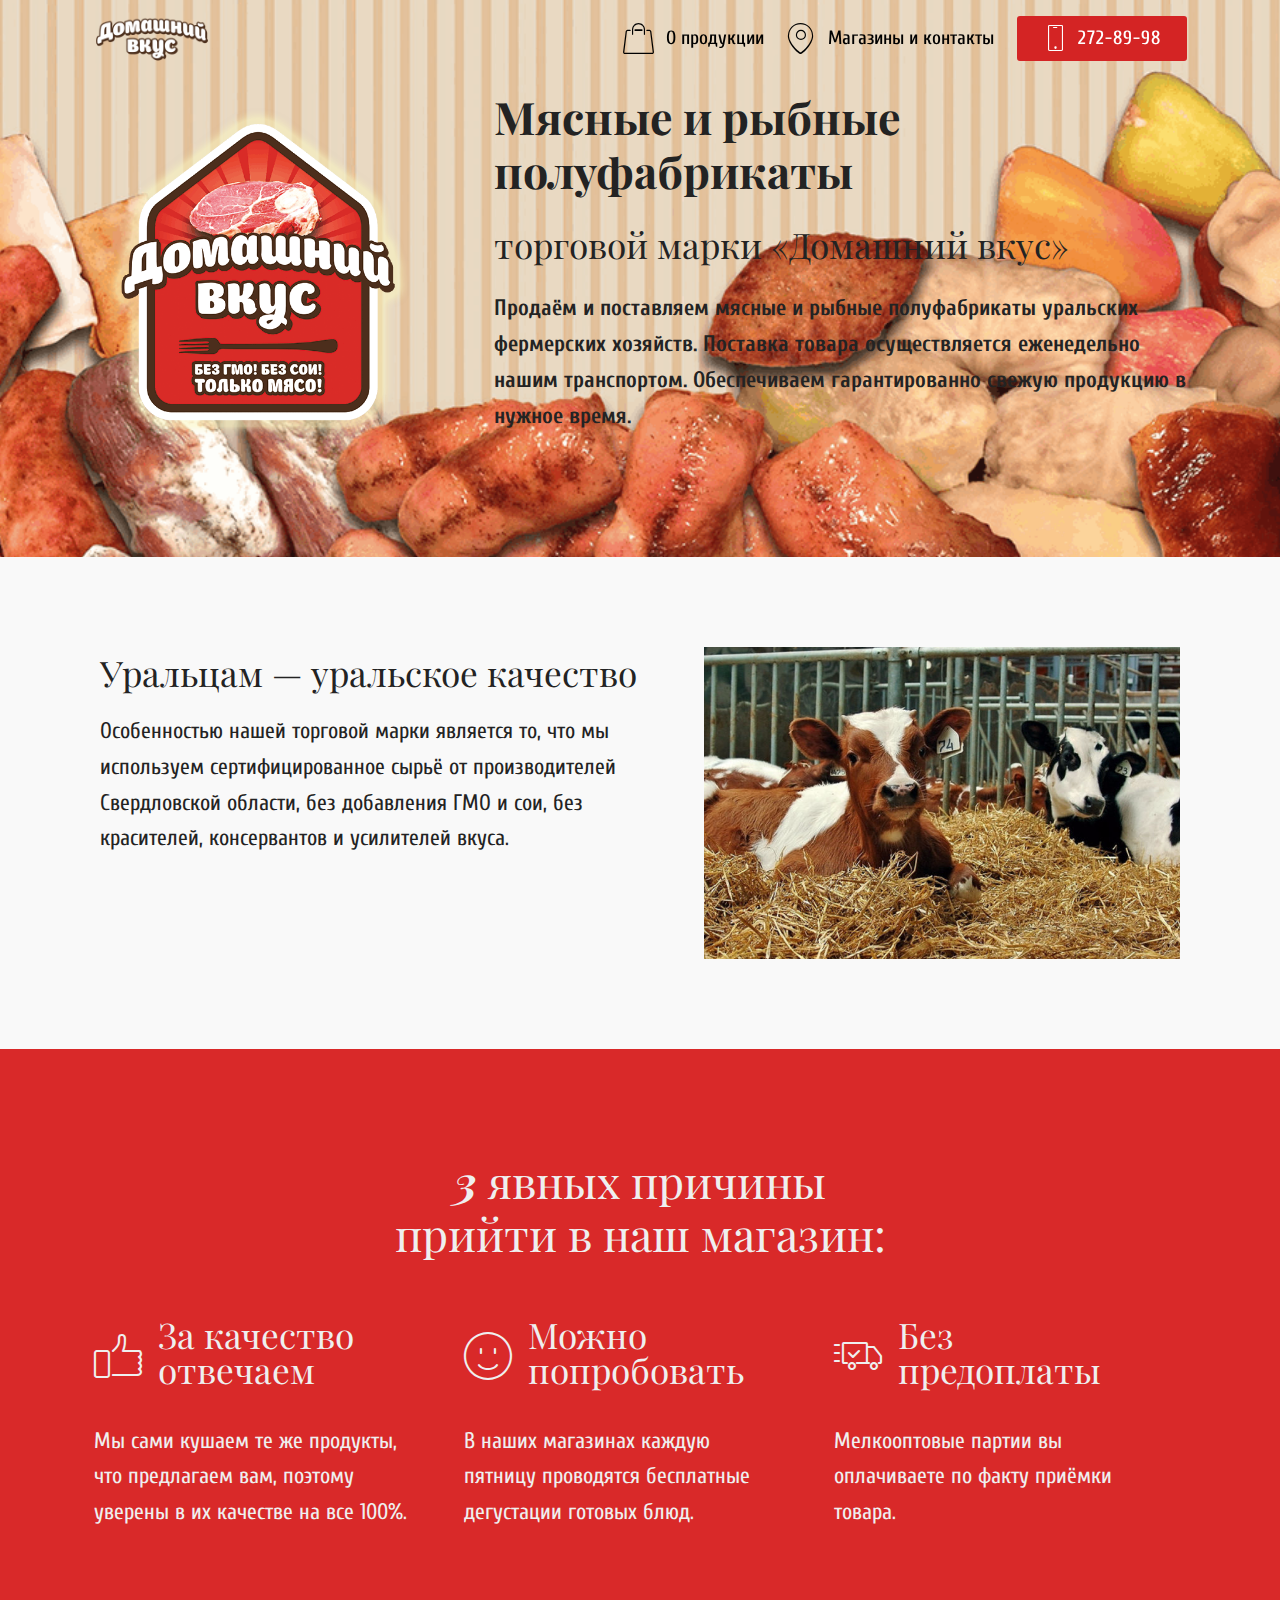
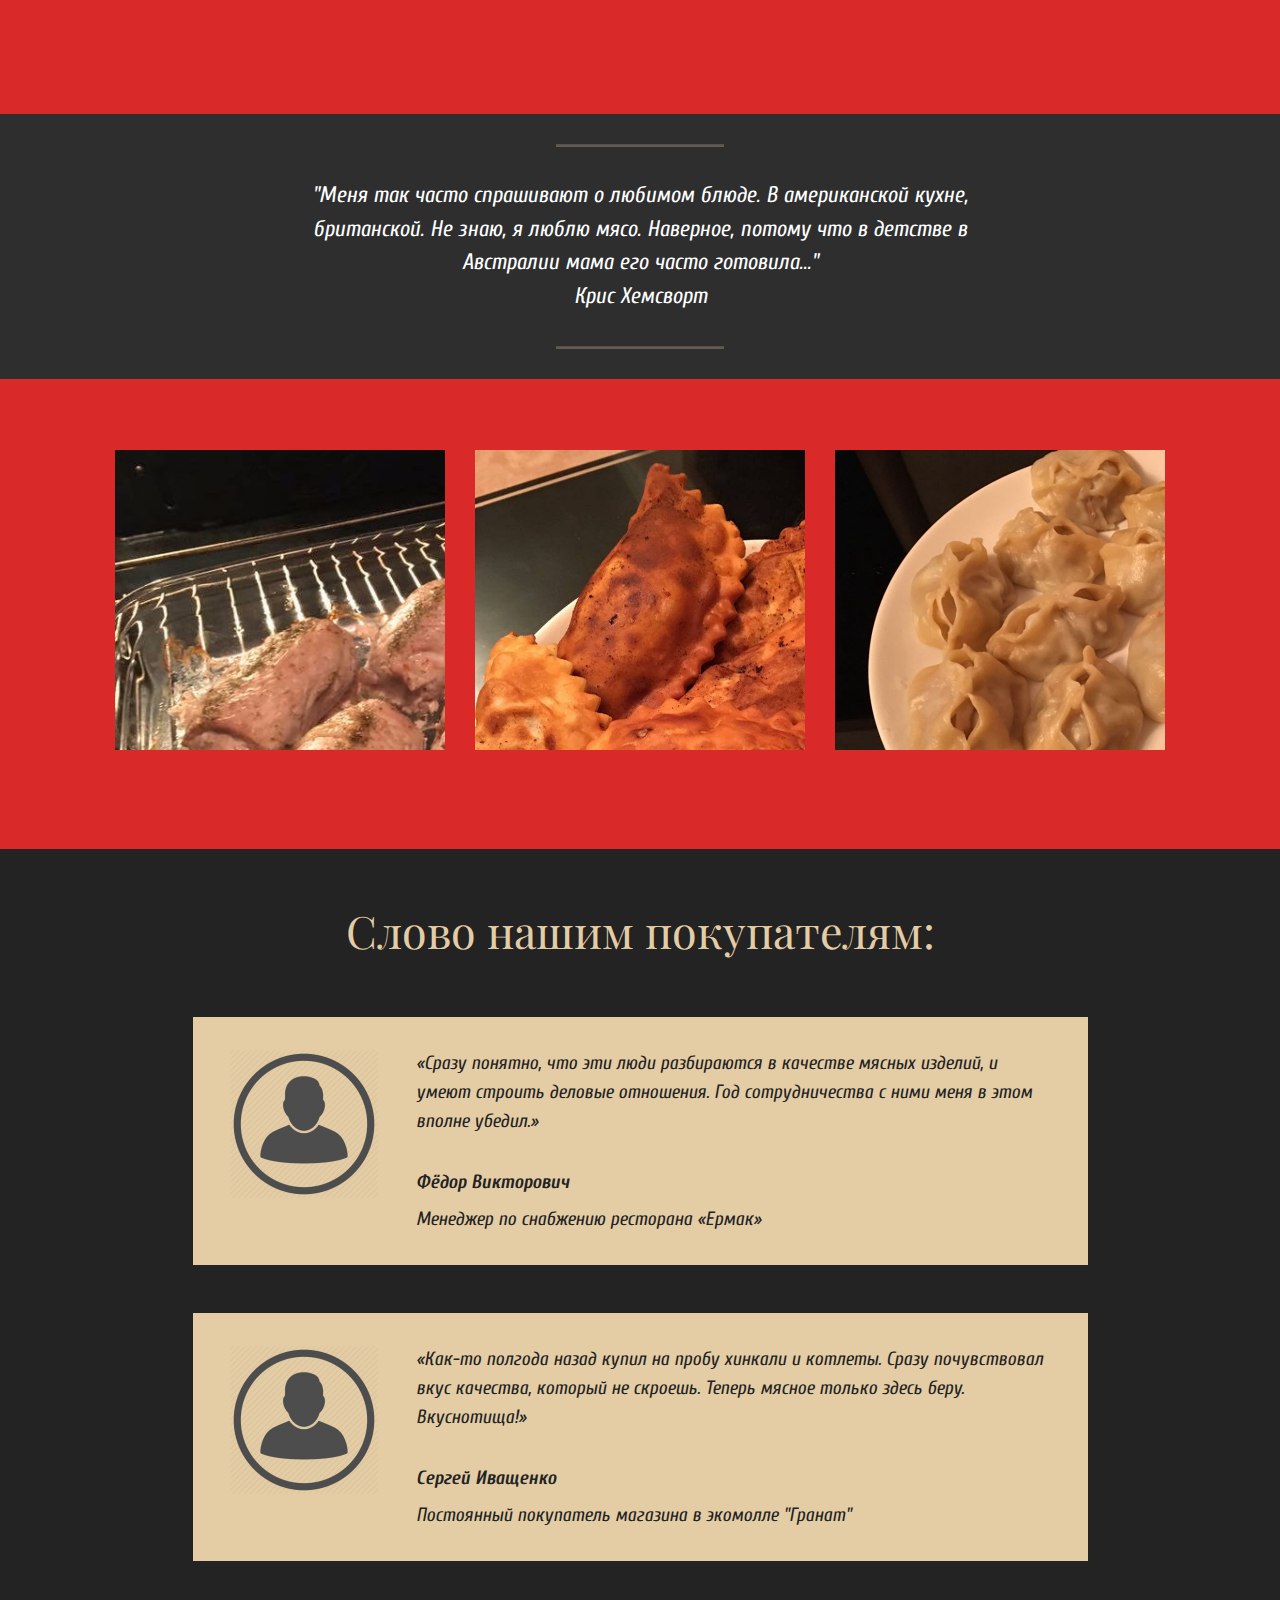
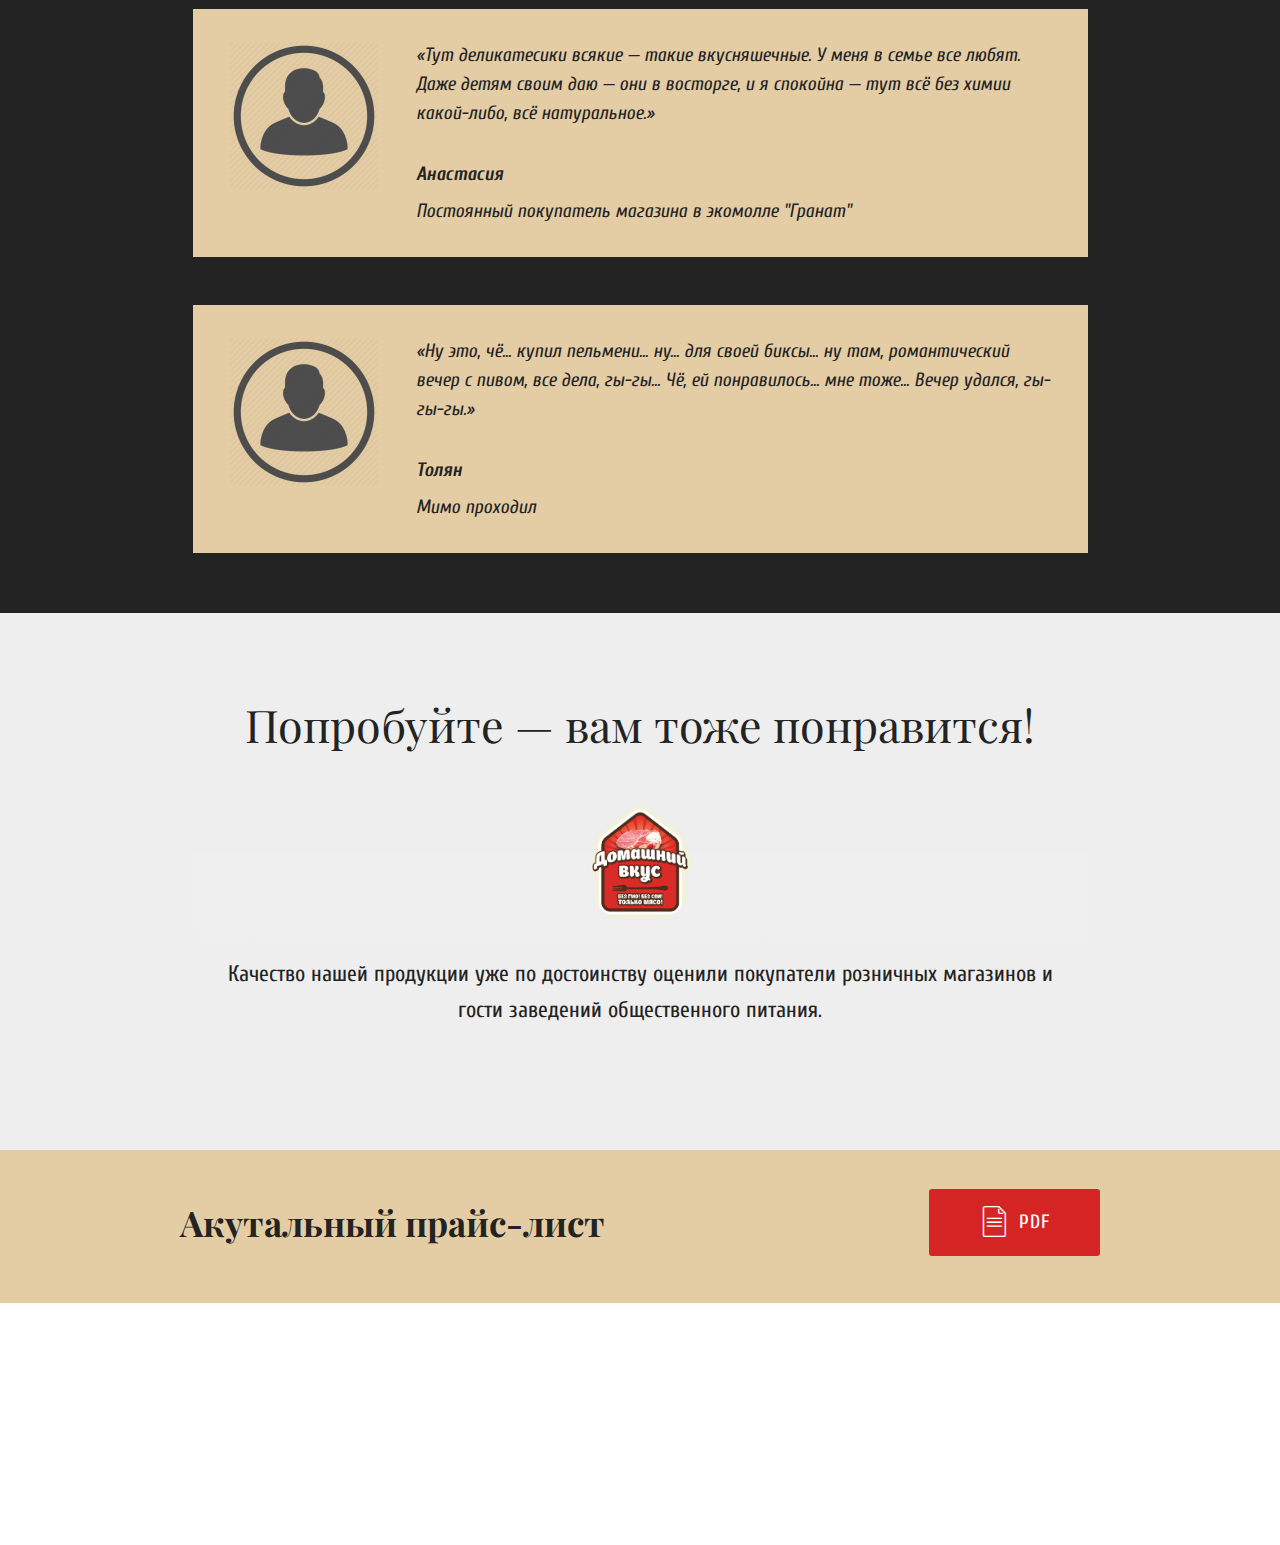
<file: index.html>
<!DOCTYPE html>
<html >
<head>
  <!-- Site made with Mobirise Website Builder v4.8.1, https://mobirise.com -->
  <meta charset="UTF-8">
  <meta http-equiv="X-UA-Compatible" content="IE=edge">
  <meta name="generator" content="Mobirise v4.8.1, mobirise.com">
  <meta name="viewport" content="width=device-width, initial-scale=1, minimum-scale=1">
  <link rel="shortcut icon" href="assets/images/128x159.png" type="image/x-icon">
  <meta name="description" content="Мясные и рыбные замороженные и готовые полуфабрикаты из сырья фермеских хозяйств Свердловской области без консервантов, без красителей, без усилителей вкуса, без ГМО и без сои.">
  <title>ООО "Домашний вкус"</title>
  <link rel="stylesheet" href="assets/web/assets/mobirise-icons/mobirise-icons.css">
  <link rel="stylesheet" href="assets/tether/tether.min.css">
  <link rel="stylesheet" href="assets/bootstrap/css/bootstrap.min.css">
  <link rel="stylesheet" href="assets/bootstrap/css/bootstrap-grid.min.css">
  <link rel="stylesheet" href="assets/bootstrap/css/bootstrap-reboot.min.css">
  <link rel="stylesheet" href="assets/socicon/css/styles.css">
  <link rel="stylesheet" href="assets/dropdown/css/style.css">
  <link rel="stylesheet" href="assets/theme/css/style.css">
  <link rel="stylesheet" href="assets/mobirise/css/mbr-additional.css" type="text/css">
  
  
  
</head>
<body>
  <section class="menu cid-qYqi6a8yOM" once="menu" id="menu2-3">

    

    <nav class="navbar navbar-expand beta-menu navbar-dropdown align-items-center navbar-fixed-top navbar-toggleable-sm bg-color transparent">
        <button class="navbar-toggler navbar-toggler-right" type="button" data-toggle="collapse" data-target="#navbarSupportedContent" aria-controls="navbarSupportedContent" aria-expanded="false" aria-label="Toggle navigation">
            <div class="hamburger">
                <span></span>
                <span></span>
                <span></span>
                <span></span>
            </div>
        </button>
        <div class="menu-logo">
            <div class="navbar-brand">
                <span class="navbar-logo">
                    
                        <img src="assets/images/-322x136.png" alt="Mobirise" title="" style="height: 3.8rem;">
                    
                </span>
                
            </div>
        </div>
        <div class="collapse navbar-collapse" id="navbarSupportedContent">
            <ul class="navbar-nav nav-dropdown" data-app-modern-menu="true"><li class="nav-item">
                    <a class="nav-link link text-black display-4" href="assortment.html"><span class="mbri-shopping-bag mbr-iconfont mbr-iconfont-btn"></span>
                        О продукции</a>
                </li>
                <li class="nav-item">
                    <a class="nav-link link text-black display-4" href="page2.html"><span class="mbri-pin mbr-iconfont mbr-iconfont-btn"></span>
                        Магазины и контакты</a>
                </li></ul>
            <div class="navbar-buttons mbr-section-btn"><a class="btn btn-sm btn-primary display-7" href="tel:+7-343-272-89-98">
                    <span class="btn-icon mbri-mobile mbr-iconfont mbr-iconfont-btn">
                    </span>
                    272-89-98</a></div>
        </div>
    </nav>
</section>

<section class="engine"><a href="https://mobiri.se/j">website templates</a></section><section class="header3 cid-qYyb3Iy5qJ" id="header3-a">

    

    

    <div class="container">
        <div class="media-container-row">
            <div class="mbr-figure" style="width: 55%;">
                <img src="assets/images/-586x628.png" alt="Mobirise" title="">
            </div>

            <div class="media-content">
                <h1 class="mbr-section-title mbr-white pb-3 mbr-fonts-style display-1"><strong>Мясные и рыбные полуфабрикаты</strong></h1>
                <h3 class="mbr-section-subtitle align-left mbr-white mbr-light pb-3 mbr-fonts-style display-2">торговой марки «Домашний вкус»&nbsp;</h3>
                <div class="mbr-section-text mbr-white pb-3 ">
                    <p class="mbr-text mbr-fonts-style display-5"><strong>Продаём и поставляем мясные и рыбные полуфабрикаты уральских фермерских хозяйств. Поставка товара осуществляется еженедельно нашим транспортом. Обеспечиваем гарантированно свежую продукцию в нужное время.</strong></p>
                </div>
                
            </div>
        </div>
    </div>

</section>

<section class="features11 cid-qYFpqceze7" id="features11-b">

    

    

    <div class="container">   
        <div class="col-md-12">
            <div class="media-container-row">
                <div class="mbr-figure" style="width: 50%;">
                    <img src="assets/images/74-952x624.jpg" alt="Mobirise" title="">
                </div>
                <div class=" align-left aside-content">
                    <h2 class="mbr-title pt-2 mbr-fonts-style display-2">Уральцам — уральское качество</h2>
                    <div class="mbr-section-text">
                        <p class="mbr-text mb-5 pt-3 mbr-light mbr-fonts-style display-5">
                        Особенностью нашей торговой марки является то, что мы используем сертифицированное сырьё от производителей Свердловской области, без добавления ГМО и сои, без красителей, консервантов и усилителей вкуса.
                        </p>
                    </div>

                    
                </div>
            </div>
        </div> 
    </div>          
</section>

<section class="features14 cid-qYwL7KUF0M" id="features14-9">
    
    

    
    <div class="container align-center">
        <h2 class="mbr-section-title pb-3 mbr-fonts-style display-1"><em><strong>3</strong></em>&nbsp;явных причины <br>прийти в наш магазин:</h2>
        
        <div class="media-container-column">
            <div class="row justify-content-center">
                <div class="card p-4 col-12 col-md-6 col-lg-4">
                    <div class="media pb-3">
                        <div class="card-img align-self-center">
                            <span class="mbr-iconfont mbri-like" style="color: rgb(239, 239, 239);"></span>
                        </div>
                        <div class="media-body">
                            <h4 class="card-title py-2 align-left mbr-fonts-style display-2">За качество отвечаем</h4>
                        </div>
                    </div>                
                    <div class="card-box align-left">
                        <p class="mbr-text mbr-fonts-style display-5">
                           Мы сами кушаем те же продукты, что предлагаем вам, поэтому уверены в их качестве на все 100%.
                        </p>
                    </div>
                </div>

                <div class="card p-4 col-12 col-md-6 col-lg-4">
                <div class="media pb-3">
                    <div class="card-img align-self-center">
                        <span class="mbr-iconfont mbri-smile-face" style="color: rgb(239, 239, 239);"></span>
                    </div>
                    <div class="media-body">
                        <h4 class="card-title py-2 align-left mbr-fonts-style display-2">Можно попробовать</h4>
                    </div>
                </div>
                    <div class="card-box align-left">
                        <p class="mbr-text mbr-fonts-style display-5">
                            В наших магазинах каждую пятницу проводятся бесплатные дегустации готовых блюд.
                        </p>
                    </div>
                </div>

                <div class="card p-4 col-12 col-md-6 col-lg-4">
                <div class="media pb-3">
                    <div class="card-img align-self-center">
                        <span class="mbr-iconfont mbri-delivery" style="color: rgb(239, 239, 239);"></span>
                    </div>
                    <div class="media-body">
                        <h4 class="card-title py-2 align-left mbr-fonts-style display-2">Без предоплаты</h4>
                    </div>
                </div>
                    <div class="card-box align-left">
                        <p class="mbr-text mbr-fonts-style display-5">
                           Мелкооптовые партии вы оплачиваете по факту приёмки товара.
                        </p>
                    </div>
                </div>

                
            </div>
            <div class="media-container-row image-row">
                <div class="mbr-figure" style="width: 10%;">
                    <img src="assets/images/empty-1.gif" alt="Mobirise" title="">
                </div>
            </div>
        </div>
    </div>
</section>

<section class="mbr-section article content10 cid-qZ1R8DAYn2" id="content10-p">
    
     

    <div class="container">
        <div class="inner-container" style="width: 66%;">
            <hr class="line" style="width: 23%;">
            <div class="section-text align-center mbr-white mbr-fonts-style display-5"><em>"Меня так часто спрашивают о любимом блюде. В американской кухне, британской. Не знаю, я люблю мясо. Наверное, потому что в детстве в Австралии мама его часто готовила..."
</em><div>
</div><div><em>Крис Хемсворт</em></div></div>
            <hr class="line" style="width: 23%;">
        </div>
    </div>
</section>

<section class="features15 cid-qYVOWEjOfD" id="features15-e">

    

    
    <div class="container">
        
        

        <div class="media-container-row container pt-5 mt-2">

            <div class="col-12 col-md-6 mb-4 col-lg-4">
                <div class="card flip-card p-5 align-center">
                    <div class="card-front card_cont">
                        <img src="assets/images/-640x854.jpg" alt="Mobirise" title="">
                    </div>
                    <div class="card_back card_cont">
                        
                        <p class="mbr-text mbr-fonts-style display-2">
                            Рулеты, котлеты, голубцы</p>
                    </div>
                </div>
            </div>

            <div class="col-12 col-md-6 mb-4 col-lg-4">
                
                <div class="card flip-card p-5 align-center">
                    <div class="card-front card_cont">
                        <img src="assets/images/-960x1280.jpg" alt="Mobirise" title="">
                    </div>
                    <div class="card_back card_cont">
                        
                        <p class="mbr-text mbr-fonts-style display-2">
                            Чебуреки, пирожки</p>
                    </div>
                </div>
            </div>
            
            <div class="col-12 col-md-6 mb-4 col-lg-4">
                <div class="card flip-card p-5 align-center">
                    <div class="card-front card_cont">
                        <img src="assets/images/-1200x900.jpg" alt="Mobirise" title="">
                    </div>
                    <div class="card_back card_cont">
                        
                        <p class="mbr-text mbr-fonts-style display-2">Хинкали, пельмени, вареники</p>
                    </div>
                </div> 
            </div>

            
        </div>
</div></section>

<section class="testimonials4 cid-qYIlpCrcWP" id="testimonials4-c">

  

  
  <div class="container">
    <h2 class="pb-3 mbr-fonts-style mbr-white align-center display-1">Слово нашим покупателям:</h2>
    
    <div class="col-md-10 testimonials-container"> 
      

      
    <div class="testimonials-item">
        <div class="user row">
          <div class="col-lg-3 col-md-4">
            <div class="user_image">
              <img src="assets/images/rounded-512-300x300.png" alt="" title="">
            </div>
          </div>
          <div class="testimonials-caption col-lg-9 col-md-8">
            <div class="user_text ">
              <p class="mbr-fonts-style  display-7"><em>«Сразу понятно, что эти люди разбираются в качестве мясных изделий, и умеют строить деловые отношения. Год сотрудничества с ними меня в этом вполне убедил.»</em></p>
            </div>
            <div class="user_name mbr-bold mbr-fonts-style align-left pt-3 display-7"><em>Фёдор Викторович</em></div>
            <div class="user_desk mbr-light mbr-fonts-style align-left pt-2 display-7"><em>Менеджер по снабжению ресторана «Ермак»&nbsp;</em></div>
          </div>
        </div>
      </div><div class="testimonials-item">
        <div class="user row">
          <div class="col-lg-3 col-md-4">
            <div class="user_image">
              <img src="assets/images/rounded-512-300x300.png" alt="" title="">
            </div>
          </div>
          <div class="testimonials-caption col-lg-9 col-md-8">
            <div class="user_text">
              <p class="mbr-fonts-style  display-7"><em>«Как-то полгода назад купил на пробу хинкали и котлеты. Сразу почувствовал вкус качества, который не скроешь. Теперь мясное только здесь беру. Вкуснотища!»</em></p>
            </div>
            <div class="user_name mbr-bold mbr-fonts-style align-left pt-3 display-7"><em>Сергей Иващенко</em></div>
            <div class="user_desk mbr-light mbr-fonts-style align-left pt-2 display-7"><em>Постоянный покупатель магазина в экомолле "Гранат"</em></div>
          </div>
        </div>
      </div><div class="testimonials-item">
        <div class="user row">
          <div class="col-lg-3 col-md-4">
            <div class="user_image">
              <img src="assets/images/rounded-512-300x300.png" alt="" title="">
            </div>
          </div>
          <div class="testimonials-caption col-lg-9 col-md-8">
            <div class="user_text">
              <p class="mbr-fonts-style  display-7"><em>«Тут деликатесики всякие — такие вкусняшечные. У меня в семье все любят. Даже детям своим даю — они в восторге, и я спокойна — тут всё без химии какой-либо, всё натуральное.»</em></p>
            </div>
            <div class="user_name mbr-bold mbr-fonts-style align-left pt-3 display-7"><em>
                 Анастасия
            </em></div>
            <div class="user_desk mbr-light mbr-fonts-style align-left pt-2 display-7"><em>Постоянный покупатель магазина в экомолле "Гранат"&nbsp;</em></div>
          </div>
        </div>
      </div><div class="testimonials-item">
        <div class="user row">
          <div class="col-lg-3 col-md-4">
            <div class="user_image">
              <img src="assets/images/rounded-512-300x300.png" alt="" title="">
            </div>
          </div>
          <div class="testimonials-caption col-lg-9 col-md-8">
            <div class="user_text">
              <p class="mbr-fonts-style  display-7"><em>«Ну это, чё... купил пельмени... ну... для своей биксы... ну там, романтический вечер с пивом, все дела, гы-гы... Чё, ей понравилось... мне тоже... Вечер удался, гы-гы-гы.»</em></p>
            </div>
            <div class="user_name mbr-bold mbr-fonts-style align-left pt-3 display-7"><em>
                 Толян
            </em></div>
            <div class="user_desk mbr-light mbr-fonts-style align-left pt-2 display-7"><em>Мимо проходил</em></div>
          </div>
        </div>
      </div></div>
  </div>
</section>

<section class="testimonials5 cid-qYKuTcqPCr mbr-parallax-background" id="testimonials5-d">

    

    
    <div class="container">
        <div class="media-container-row">
            <div class="title col-12 align-center">
                <h2 class="pb-3 mbr-fonts-style display-1">Попробуйте — вам тоже понравится!</h2>
                
            </div>
        </div>
    </div>

    <div class="container">
        <div class="media-container-column">
            

            
        <div class="mbr-testimonial align-center col-12 col-md-10">
                <div class="panel-item">
                    <div class="card-block">
                        <div class="testimonial-photo">
                            <img src="assets/images/-586x628.png" alt="" title="">
                        </div>
                        <p class="mbr-text mbr-fonts-style mbr-white display-5">
                           Качество нашей продукции уже по достоинству оценили покупатели розничных магазинов и гости заведений общественного питания. 
                        </p>
                    </div>
                    
                </div>
            </div></div>
    </div>   
</section>

<section class="mbr-section info1 cid-qYVSVememE" id="info1-i">

    

    
    <div class="container">
        <div class="row justify-content-center content-row">
            <div class="media-container-column title col-12 col-lg-7 col-md-6">
                
                <h2 class="align-left mbr-bold mbr-fonts-style display-2">
                    Акутальный прайс-лист</h2>
            </div>
            <div class="media-container-column col-12 col-lg-3 col-md-4">
                <div class="mbr-section-btn align-right py-4"><a class="btn btn-primary display-4" href="assets/files/%D0%BF%D1%80%D0%B0%D0%B9%D1%81%20%D1%80%D0%BE%D0%B7%D0%BD%D0%B8%D1%86%D0%B0.pdf"><span class="mbri-file mbr-iconfont mbr-iconfont-btn"></span>PDF</a></div>
            </div>
        </div>
    </div>
</section>

<section class="cid-qTkAaeaxX5 mbr-reveal" id="footer1-2">

    

    

    <div class="container">
        <div class="media-container-row content text-white">
            <div class="col-12 col-md-3">
                <div class="media-wrap">
                    
                        <img src="assets/images/122x131.png" alt="Mobirise" title="">
                    
                </div>
            </div>
            <div class="col-12 col-md-3 mbr-fonts-style display-7">
                <h5 class="pb-3">
                    Адрес</h5>
                <p class="mbr-text">г. Екатеринбург,
<br>ул. Амундсена 63.
<br>Экомолл "Гранат"</p>
            </div>
            <div class="col-12 col-md-3 mbr-fonts-style display-7">
                <h5 class="pb-3">Время работы&nbsp;</h5>
                <p class="mbr-text">Ежедневно
<br>с 10 до 22 ч<br></p>
            </div>
            <div class="col-12 col-md-3 mbr-fonts-style display-7">
                <h5 class="pb-3">
                    Телефоны</h5>
                <p class="mbr-text"><a href="tel:+7-343-272-89-98">8-343-272-89-98</a>
<br><a href="tel:+7-912-240-67-97 ">8-912-240-67-97&nbsp;</a><br></p>
            </div>
        </div>
        
    </div>
</section>


  <script src="assets/web/assets/jquery/jquery.min.js"></script>
  <script src="assets/popper/popper.min.js"></script>
  <script src="assets/tether/tether.min.js"></script>
  <script src="assets/bootstrap/js/bootstrap.min.js"></script>
  <script src="assets/smoothscroll/smooth-scroll.js"></script>
  <script src="assets/touchswipe/jquery.touch-swipe.min.js"></script>
  <script src="assets/mbr-flip-card/mbr-flip-card.js"></script>
  <script src="assets/parallax/jarallax.min.js"></script>
  <script src="assets/dropdown/js/script.min.js"></script>
  <script src="assets/theme/js/script.js"></script>
  
  
</body>
</html>
</file>
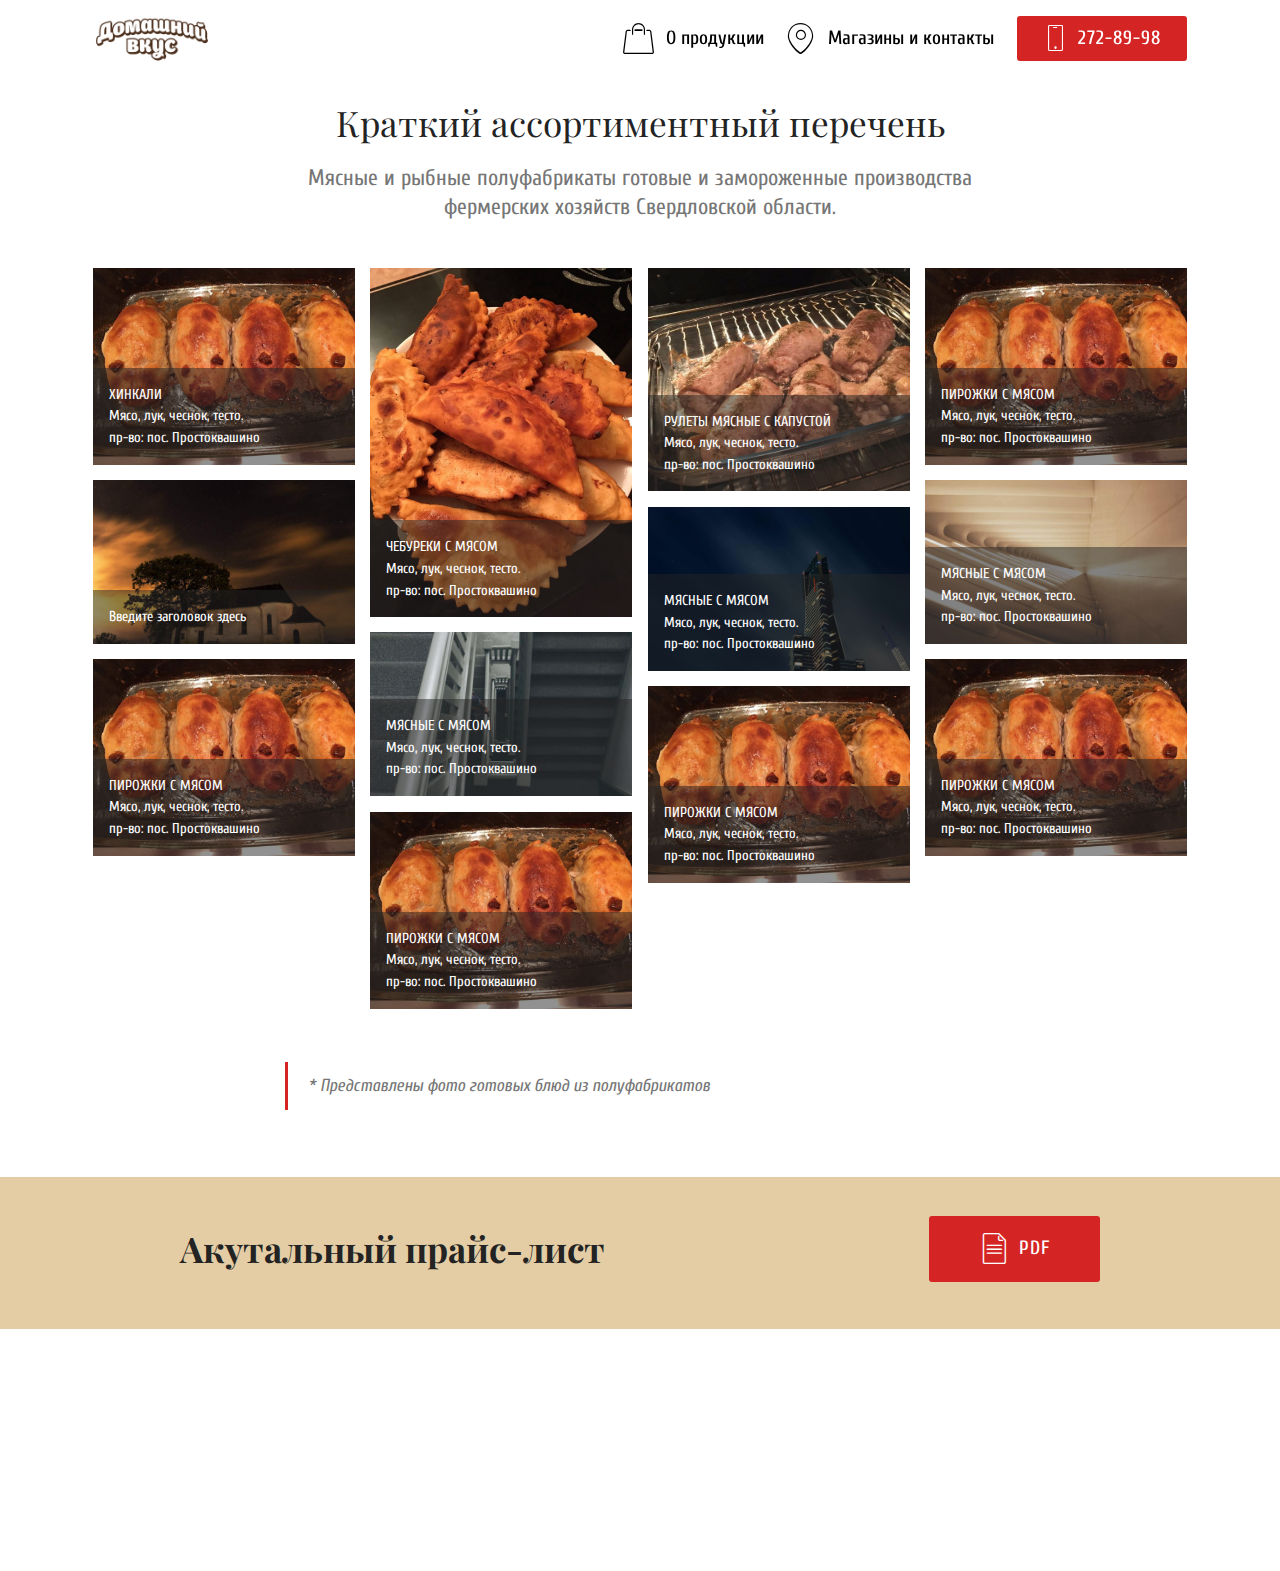
<file: assortment.html>
<!DOCTYPE html>
<html >
<head>
  <!-- Site made with Mobirise Website Builder v4.8.1, https://mobirise.com -->
  <meta charset="UTF-8">
  <meta http-equiv="X-UA-Compatible" content="IE=edge">
  <meta name="generator" content="Mobirise v4.8.1, mobirise.com">
  <meta name="viewport" content="width=device-width, initial-scale=1, minimum-scale=1">
  <link rel="shortcut icon" href="assets/images/128x159.png" type="image/x-icon">
  <meta name="description" content="Основной ассортимент готовых и замороженных мясных полуфабрикатов">
  <title>Мясные и рыбные полуфабрикаты "Домашний вкус"</title>
  <link rel="stylesheet" href="assets/web/assets/mobirise-icons/mobirise-icons.css">
  <link rel="stylesheet" href="assets/tether/tether.min.css">
  <link rel="stylesheet" href="assets/bootstrap/css/bootstrap.min.css">
  <link rel="stylesheet" href="assets/bootstrap/css/bootstrap-grid.min.css">
  <link rel="stylesheet" href="assets/bootstrap/css/bootstrap-reboot.min.css">
  <link rel="stylesheet" href="assets/dropdown/css/style.css">
  <link rel="stylesheet" href="assets/socicon/css/styles.css">
  <link rel="stylesheet" href="assets/theme/css/style.css">
  <link rel="stylesheet" href="assets/gallery/style.css">
  <link rel="stylesheet" href="assets/mobirise/css/mbr-additional.css" type="text/css">
  
  
  
</head>
<body>
  <section class="menu cid-qYqi6a8yOM" once="menu" id="menu2-j">

    

    <nav class="navbar navbar-expand beta-menu navbar-dropdown align-items-center navbar-fixed-top navbar-toggleable-sm bg-color transparent">
        <button class="navbar-toggler navbar-toggler-right" type="button" data-toggle="collapse" data-target="#navbarSupportedContent" aria-controls="navbarSupportedContent" aria-expanded="false" aria-label="Toggle navigation">
            <div class="hamburger">
                <span></span>
                <span></span>
                <span></span>
                <span></span>
            </div>
        </button>
        <div class="menu-logo">
            <div class="navbar-brand">
                <span class="navbar-logo">
                    
                        <a href="index.html"><img src="assets/images/-322x136.png" alt="Mobirise" title="" style="height: 3.8rem;"></a>
                    
                </span>
                
            </div>
        </div>
        <div class="collapse navbar-collapse" id="navbarSupportedContent">
            <ul class="navbar-nav nav-dropdown" data-app-modern-menu="true"><li class="nav-item">
                    <a class="nav-link link text-black display-4" href="assortment.html"><span class="mbri-shopping-bag mbr-iconfont mbr-iconfont-btn"></span>
                        О продукции</a>
                </li>
                <li class="nav-item">
                    <a class="nav-link link text-black display-4" href="page2.html"><span class="mbri-pin mbr-iconfont mbr-iconfont-btn"></span>
                        Магазины и контакты</a>
                </li></ul>
            <div class="navbar-buttons mbr-section-btn"><a class="btn btn-sm btn-primary display-7" href="tel:+7-343-272-89-98">
                    <span class="btn-icon mbri-mobile mbr-iconfont mbr-iconfont-btn">
                    </span>
                    272-89-98</a></div>
        </div>
    </nav>
</section>

<section class="engine"><a href="https://mobiri.se/w">free html5 templates</a></section><section class="mbr-section content4 cid-qZ1DnD5Yqh" id="content4-l">

    

    <div class="container">
        <div class="media-container-row">
            <div class="title col-12 col-md-8">
                <h2 class="align-center pb-3 mbr-fonts-style display-2">Краткий ассортиментный перечень</h2>
                <h3 class="mbr-section-subtitle align-center mbr-light mbr-fonts-style display-5">Мясные и рыбные полуфабрикаты готовые и замороженные производства фермерских хозяйств Свердловской области.</h3>
                
            </div>
        </div>
    </div>
</section>

<section class="mbr-gallery mbr-slider-carousel cid-qZ1DcUSDQ2" id="gallery1-k">

    

    <div class="container">
        <div><!-- Filter --><!-- Gallery --><div class="mbr-gallery-row"><div class="mbr-gallery-layout-default"><div><div><div class="mbr-gallery-item mbr-gallery-item--p1" data-video-url="false" data-tags="Потрясающие"><div href="#lb-gallery1-k" data-slide-to="0" data-toggle="modal"><img src="assets/images/1280x960-800x600.jpg" alt="Хинкали &quot;Домашний вкус&quot; фото" title="Хинкали &quot;Домашний вкус&quot;"><span class="icon-focus"></span><span class="mbr-gallery-title mbr-fonts-style display-7">ХИНКАЛИ<br>Мясо, лук, чеснок, тесто.<br>пр-во: пос. Простоквашино</span></div></div><div class="mbr-gallery-item mbr-gallery-item--p1" data-video-url="false" data-tags="Отзывчивый"><div href="#lb-gallery1-k" data-slide-to="1" data-toggle="modal"><img src="assets/images/960x1280-800x1067.jpg" alt="" title=""><span class="icon-focus"></span><span class="mbr-gallery-title mbr-fonts-style display-7">ЧЕБУРЕКИ С МЯСОМ<br>Мясо, лук, чеснок, тесто.<br>пр-во: пос. Простоквашино<br></span></div></div><div class="mbr-gallery-item mbr-gallery-item--p1" data-video-url="false" data-tags="Творческий"><div href="#lb-gallery1-k" data-slide-to="2" data-toggle="modal"><img src="assets/images/640x854-639x545.jpg" alt="" title=""><span class="icon-focus"></span><span class="mbr-gallery-title mbr-fonts-style display-7">РУЛЕТЫ МЯСНЫЕ С КАПУСТОЙ<br>Мясо, лук, чеснок, тесто.
<br>пр-во: пос. Простоквашино<br></span></div></div><div class="mbr-gallery-item mbr-gallery-item--p1" data-video-url="false" data-tags="Анимированный"><div href="#lb-gallery1-k" data-slide-to="3" data-toggle="modal"><img src="assets/images/1280x960-800x600.jpg" alt="" title=""><span class="icon-focus"></span><span class="mbr-gallery-title mbr-fonts-style display-7">ПИРОЖКИ С МЯСОМ&nbsp;<br>Мясо, лук, чеснок, тесто. 
<br>пр-во: пос. Простоквашино</span></div></div><div class="mbr-gallery-item mbr-gallery-item--p1" data-video-url="false" data-tags="Потрясающие"><div href="#lb-gallery1-k" data-slide-to="4" data-toggle="modal"><img src="assets/images/gallery04.jpg" alt="" title=""><span class="icon-focus"></span><span class="mbr-gallery-title mbr-fonts-style display-7">Введите заголовок здесь</span></div></div><div class="mbr-gallery-item mbr-gallery-item--p1" data-video-url="false" data-tags="Потрясающие"><div href="#lb-gallery1-k" data-slide-to="5" data-toggle="modal"><img src="assets/images/gallery05.jpg" alt="" title=""><span class="icon-focus"></span><span class="mbr-gallery-title mbr-fonts-style display-7">МЯСНЫЕ С МЯСОМ 
<br>Мясо, лук, чеснок, тесто. 
<br>пр-во: пос. Простоквашино</span></div></div><div class="mbr-gallery-item mbr-gallery-item--p1" data-video-url="false" data-tags="Отзывчивый"><div href="#lb-gallery1-k" data-slide-to="6" data-toggle="modal"><img src="assets/images/gallery06.jpg" alt="" title=""><span class="icon-focus"></span><span class="mbr-gallery-title mbr-fonts-style display-7">МЯСНЫЕ С МЯСОМ&nbsp;<br>Мясо, лук, чеснок, тесто. 
<br>пр-во: пос. Простоквашино</span></div></div><div class="mbr-gallery-item mbr-gallery-item--p1" data-video-url="false" data-tags="Анимированный"><div href="#lb-gallery1-k" data-slide-to="7" data-toggle="modal"><img src="assets/images/gallery07.jpg" alt="" title=""><span class="icon-focus"></span><span class="mbr-gallery-title mbr-fonts-style display-7">МЯСНЫЕ С МЯСОМ 
<br>Мясо, лук, чеснок, тесто. 
<br>пр-во: пос. Простоквашино</span></div></div><div class="mbr-gallery-item mbr-gallery-item--p1" data-video-url="false" data-tags="Анимированный"><div href="#lb-gallery1-k" data-slide-to="8" data-toggle="modal"><img src="assets/images/1280x960-800x600.jpg" alt="" title=""><span class="icon-focus"></span><span class="mbr-gallery-title mbr-fonts-style display-7">ПИРОЖКИ С МЯСОМ&nbsp;<br>Мясо, лук, чеснок, тесто. 
<br>пр-во: пос. Простоквашино</span></div></div><div class="mbr-gallery-item mbr-gallery-item--p1" data-video-url="false" data-tags="Анимированный"><div href="#lb-gallery1-k" data-slide-to="9" data-toggle="modal"><img src="assets/images/1280x960-800x600.jpg" alt="" title=""><span class="icon-focus"></span><span class="mbr-gallery-title mbr-fonts-style display-7">ПИРОЖКИ С МЯСОМ&nbsp;<br>Мясо, лук, чеснок, тесто. 
<br>пр-во: пос. Простоквашино</span></div></div><div class="mbr-gallery-item mbr-gallery-item--p1" data-video-url="false" data-tags="Анимированный"><div href="#lb-gallery1-k" data-slide-to="10" data-toggle="modal"><img src="assets/images/1280x960-800x600.jpg" alt="" title=""><span class="icon-focus"></span><span class="mbr-gallery-title mbr-fonts-style display-7">ПИРОЖКИ С МЯСОМ&nbsp;<br>Мясо, лук, чеснок, тесто. 
<br>пр-во: пос. Простоквашино</span></div></div><div class="mbr-gallery-item mbr-gallery-item--p1" data-video-url="false" data-tags="Анимированный"><div href="#lb-gallery1-k" data-slide-to="11" data-toggle="modal"><img src="assets/images/1280x960-800x600.jpg" alt="" title=""><span class="icon-focus"></span><span class="mbr-gallery-title mbr-fonts-style display-7">ПИРОЖКИ С МЯСОМ&nbsp;<br>Мясо, лук, чеснок, тесто. 
<br>пр-во: пос. Простоквашино</span></div></div></div></div><div class="clearfix"></div></div></div><!-- Lightbox --><div data-app-prevent-settings="" class="mbr-slider modal fade carousel slide" tabindex="-1" data-keyboard="true" data-interval="false" id="lb-gallery1-k"><div class="modal-dialog"><div class="modal-content"><div class="modal-body"><div class="carousel-inner"><div class="carousel-item"><img src="assets/images/-1280x960.jpg" alt="Хинкали &quot;Домашний вкус&quot; фото" title="Хинкали &quot;Домашний вкус&quot;"></div><div class="carousel-item"><img src="assets/images/-960x1280.jpg" alt="" title=""></div><div class="carousel-item"><img src="assets/images/-640x854.jpg" alt="" title=""></div><div class="carousel-item"><img src="assets/images/-1280x96018.jpg" alt="" title=""></div><div class="carousel-item"><img src="assets/images/gallery04.jpg" alt="" title=""></div><div class="carousel-item"><img src="assets/images/gallery05.jpg" alt="" title=""></div><div class="carousel-item"><img src="assets/images/gallery06.jpg" alt="" title=""></div><div class="carousel-item"><img src="assets/images/gallery07.jpg" alt="" title=""></div><div class="carousel-item"><img src="assets/images/-1280x96018.jpg" alt="" title=""></div><div class="carousel-item"><img src="assets/images/-1280x96018.jpg" alt="" title=""></div><div class="carousel-item"><img src="assets/images/-1280x96018.jpg" alt="" title=""></div><div class="carousel-item active"><img src="assets/images/-1280x96018.jpg" alt="" title=""></div></div><a class="carousel-control carousel-control-prev" role="button" data-slide="prev" href="#lb-gallery1-k"><span class="mbri-left mbr-iconfont" aria-hidden="true"></span><span class="sr-only">Previous</span></a><a class="carousel-control carousel-control-next" role="button" data-slide="next" href="#lb-gallery1-k"><span class="mbri-right mbr-iconfont" aria-hidden="true"></span><span class="sr-only">Next</span></a><a class="close" href="#" role="button" data-dismiss="modal"><span class="sr-only">Close</span></a></div></div></div></div></div>
    </div>

</section>

<section class="mbr-section article content1 cid-qZ1NjDvH9Q" id="content2-m">

     

    <div class="container">
        <div class="media-container-row">
            <div class="mbr-text col-12 col-md-8 mbr-fonts-style display-7">
                <blockquote>* Представлены фото готовых блюд из полуфабрикатов</blockquote>
            </div>
        </div>
    </div>
</section>

<section class="mbr-section info1 cid-qZ1OhQm87U" id="info1-n">

    

    
    <div class="container">
        <div class="row justify-content-center content-row">
            <div class="media-container-column title col-12 col-lg-7 col-md-6">
                
                <h2 class="align-left mbr-bold mbr-fonts-style display-2">
                    Акутальный прайс-лист</h2>
            </div>
            <div class="media-container-column col-12 col-lg-3 col-md-4">
                <div class="mbr-section-btn align-right py-4"><a class="btn btn-primary display-4" href="assets/files/%D0%BF%D1%80%D0%B0%D0%B9%D1%81%20%D1%80%D0%BE%D0%B7%D0%BD%D0%B8%D1%86%D0%B0.pdf"><span class="mbri-file mbr-iconfont mbr-iconfont-btn"></span>PDF</a></div>
            </div>
        </div>
    </div>
</section>

<section class="cid-qZ1OlgFpzq mbr-reveal" id="footer1-o">

    

    

    <div class="container">
        <div class="media-container-row content text-white">
            <div class="col-12 col-md-3">
                <div class="media-wrap">
                    
                        <img src="assets/images/-122x131.png" alt="Mobirise" title="">
                    
                </div>
            </div>
            <div class="col-12 col-md-3 mbr-fonts-style display-7">
                <h5 class="pb-3">
                    Адрес</h5>
                <p class="mbr-text">г. Екатеринбург,
<br>ул. Амундсена 63.
<br>Экомолл "Гранат"</p>
            </div>
            <div class="col-12 col-md-3 mbr-fonts-style display-7">
                <h5 class="pb-3">Время работы&nbsp;</h5>
                <p class="mbr-text">Ежедневно
<br>с 10 до 22 ч<br></p>
            </div>
            <div class="col-12 col-md-3 mbr-fonts-style display-7">
                <h5 class="pb-3">
                    Телефоны</h5>
                <p class="mbr-text"><a href="tel:+7-343-272-89-98">8-343-272-89-98</a>
<br><a href="tel:+7-912-240-67-97 ">8-912-240-67-97&nbsp;</a><br></p>
            </div>
        </div>
        
    </div>
</section>


  <script src="assets/web/assets/jquery/jquery.min.js"></script>
  <script src="assets/popper/popper.min.js"></script>
  <script src="assets/tether/tether.min.js"></script>
  <script src="assets/bootstrap/js/bootstrap.min.js"></script>
  <script src="assets/smoothscroll/smooth-scroll.js"></script>
  <script src="assets/dropdown/js/script.min.js"></script>
  <script src="assets/masonry/masonry.pkgd.min.js"></script>
  <script src="assets/imagesloaded/imagesloaded.pkgd.min.js"></script>
  <script src="assets/bootstrapcarouselswipe/bootstrap-carousel-swipe.js"></script>
  <script src="assets/vimeoplayer/jquery.mb.vimeo_player.js"></script>
  <script src="assets/touchswipe/jquery.touch-swipe.min.js"></script>
  <script src="assets/theme/js/script.js"></script>
  <script src="assets/gallery/player.min.js"></script>
  <script src="assets/gallery/script.js"></script>
  <script src="assets/slidervideo/script.js"></script>
  
  
</body>
</html>
</file>
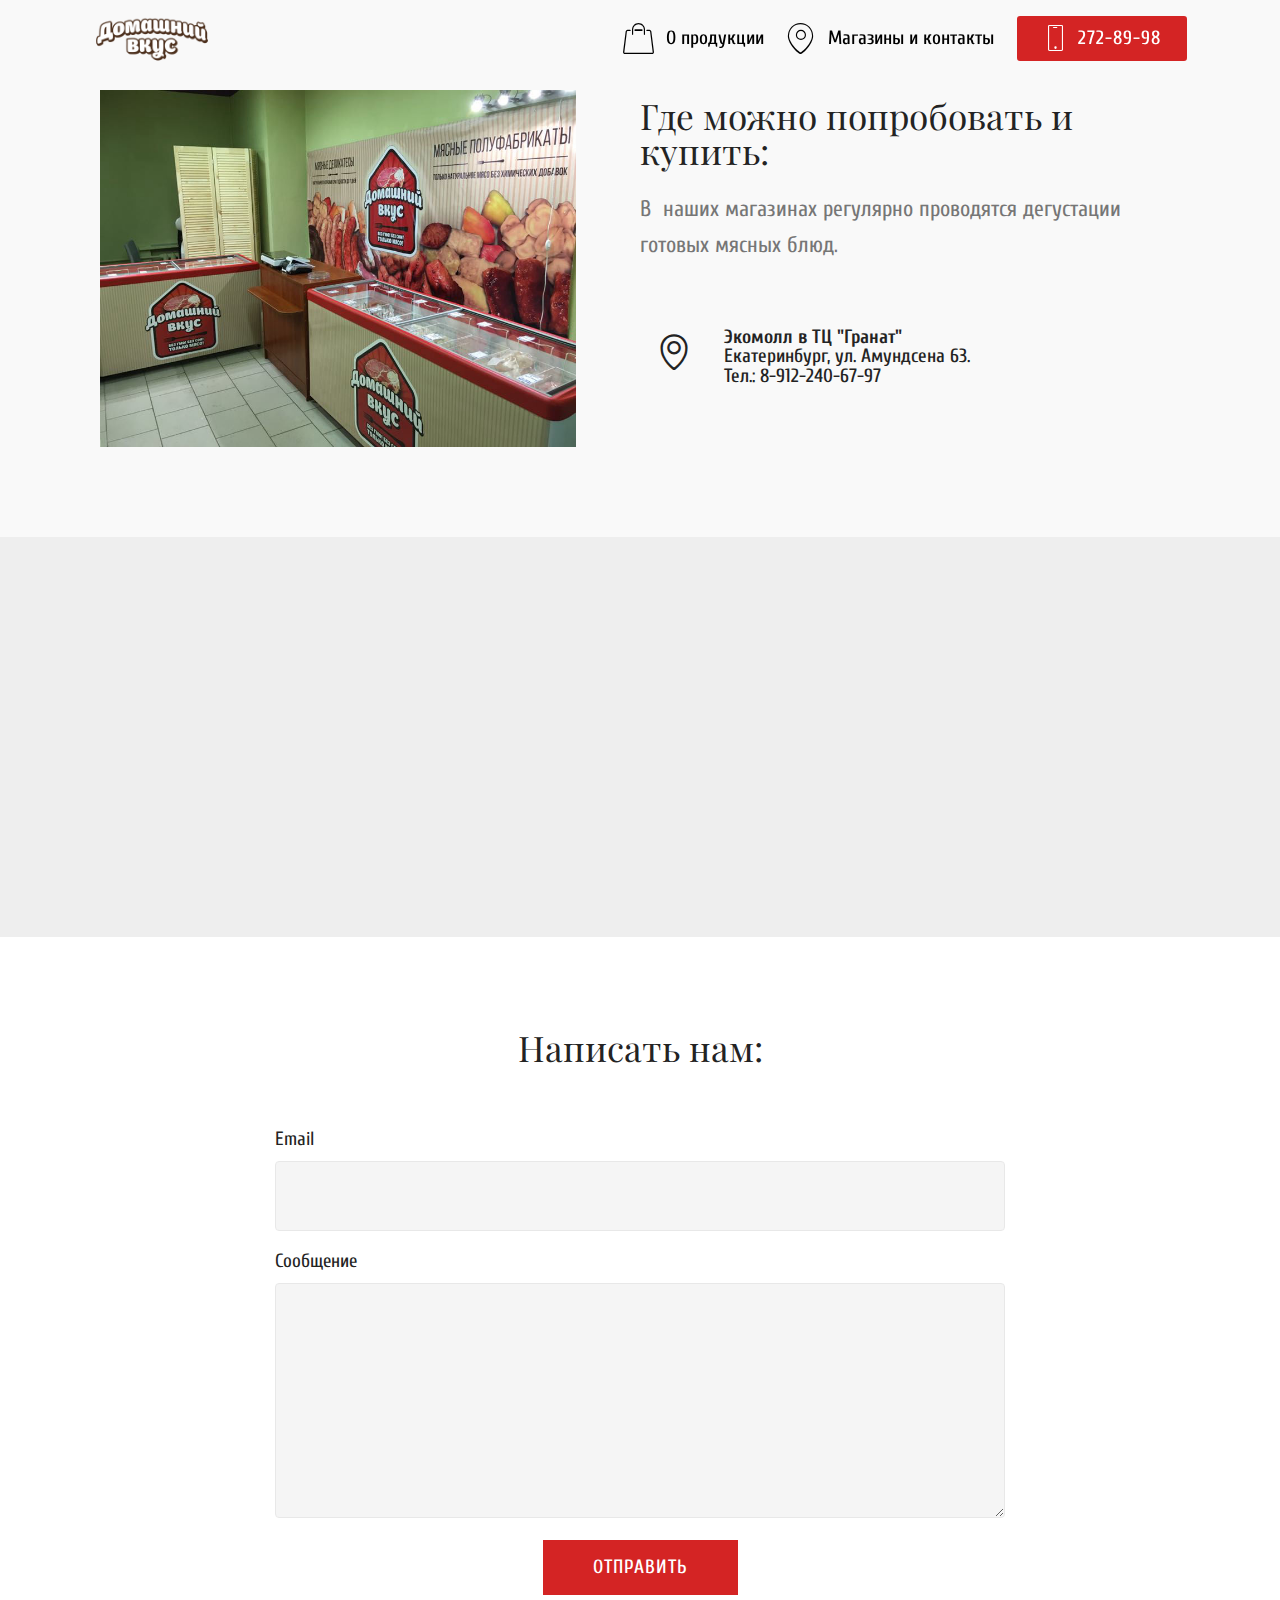
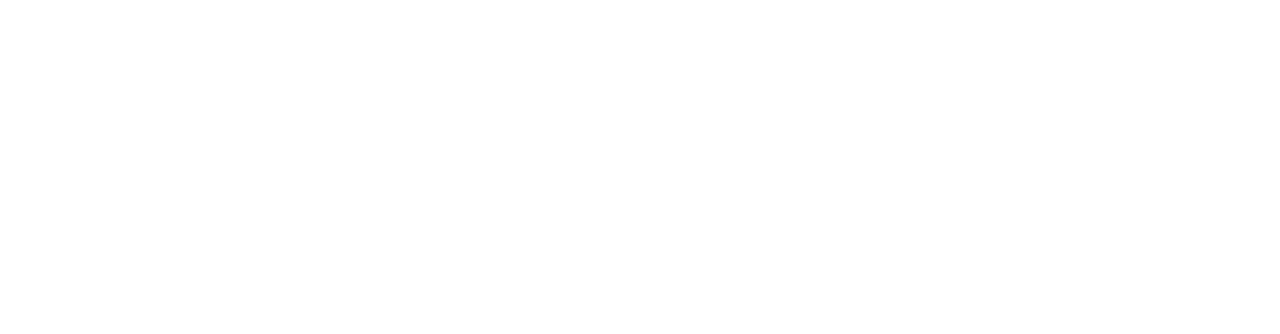
<file: page2.html>
<!DOCTYPE html>
<html >
<head>
  <!-- Site made with Mobirise Website Builder v4.8.1, https://mobirise.com -->
  <meta charset="UTF-8">
  <meta http-equiv="X-UA-Compatible" content="IE=edge">
  <meta name="generator" content="Mobirise v4.8.1, mobirise.com">
  <meta name="viewport" content="width=device-width, initial-scale=1, minimum-scale=1">
  <link rel="shortcut icon" href="assets/images/128x159.png" type="image/x-icon">
  <meta name="description" content="Site Maker Description">
  <title>Магазины и контакты</title>
  <link rel="stylesheet" href="assets/web/assets/mobirise-icons/mobirise-icons.css">
  <link rel="stylesheet" href="assets/web/assets/mobirise-icons-bold/mobirise-icons-bold.css">
  <link rel="stylesheet" href="assets/tether/tether.min.css">
  <link rel="stylesheet" href="assets/bootstrap/css/bootstrap.min.css">
  <link rel="stylesheet" href="assets/bootstrap/css/bootstrap-grid.min.css">
  <link rel="stylesheet" href="assets/bootstrap/css/bootstrap-reboot.min.css">
  <link rel="stylesheet" href="assets/dropdown/css/style.css">
  <link rel="stylesheet" href="assets/socicon/css/styles.css">
  <link rel="stylesheet" href="assets/theme/css/style.css">
  <link rel="stylesheet" href="assets/mobirise/css/mbr-additional.css" type="text/css">
  
  
  
</head>
<body>
  <section class="menu cid-qYqi6a8yOM" once="menu" id="menu2-q">

    

    <nav class="navbar navbar-expand beta-menu navbar-dropdown align-items-center navbar-fixed-top navbar-toggleable-sm bg-color transparent">
        <button class="navbar-toggler navbar-toggler-right" type="button" data-toggle="collapse" data-target="#navbarSupportedContent" aria-controls="navbarSupportedContent" aria-expanded="false" aria-label="Toggle navigation">
            <div class="hamburger">
                <span></span>
                <span></span>
                <span></span>
                <span></span>
            </div>
        </button>
        <div class="menu-logo">
            <div class="navbar-brand">
                <span class="navbar-logo">
                    
                        <img src="assets/images/-322x136.png" alt="Mobirise" title="" style="height: 3.8rem;">
                    
                </span>
                
            </div>
        </div>
        <div class="collapse navbar-collapse" id="navbarSupportedContent">
            <ul class="navbar-nav nav-dropdown" data-app-modern-menu="true"><li class="nav-item">
                    <a class="nav-link link text-black display-4" href="assortment.html"><span class="mbri-shopping-bag mbr-iconfont mbr-iconfont-btn"></span>
                        О продукции</a>
                </li>
                <li class="nav-item">
                    <a class="nav-link link text-black display-4" href="page2.html"><span class="mbri-pin mbr-iconfont mbr-iconfont-btn"></span>
                        Магазины и контакты</a>
                </li></ul>
            <div class="navbar-buttons mbr-section-btn"><a class="btn btn-sm btn-primary display-7" href="tel:+7-343-272-89-98">
                    <span class="btn-icon mbri-mobile mbr-iconfont mbr-iconfont-btn">
                    </span>
                    272-89-98</a></div>
        </div>
    </nav>
</section>

<section class="engine"><a href="https://mobiri.se/l">free website templates</a></section><section class="features11 cid-qZ1ZLmH9qQ" id="features11-r">

    

    

    <div class="container">   
        <div class="col-md-12">
            <div class="media-container-row">
                <div class="mbr-figure" style="width: 50%;">
                    <img src="assets/images/-854x640.jpg" alt="Mobirise" title="">
                </div>
                <div class=" align-left aside-content">
                    <h2 class="mbr-title pt-2 mbr-fonts-style display-2">
                        Где можно попробовать и купить:</h2>
                    <div class="mbr-section-text">
                        <p class="mbr-text mb-5 pt-3 mbr-light mbr-fonts-style display-5">
                        В &nbsp;наших магазинах регулярно проводятся дегустации готовых мясных блюд.</p>
                    </div>

                    <div class="block-content">
                        <div class="card p-3 pr-3">
                            <div class="media">
                                <div class=" align-self-center card-img pb-3">
                                    <span class="mbr-iconfont mbrib-pin" style="font-size: 36px; color: rgb(35, 35, 35);"></span>
                                </div>     
                                <div class="media-body">
                                    <h4 class="card-title mbr-fonts-style display-7"><strong>Экомолл в ТЦ "Гранат"</strong><br>Екатеринбург, ул. Амундсена 63.<br>Тел.: 8-912-240-67-97</h4>
                                </div>
                            </div>                

                            <div class="card-box">
                                
                            </div>
                        </div>

                        
                    </div>
                </div>
            </div>
        </div> 
    </div>          
</section>

<section class="map1 cid-qZ21q2mBFX" id="map1-t">

     

    <div class="google-map"><iframe frameborder="0" style="border:0" src="https://www.google.com/maps/embed/v1/place?key=AIzaSyA0Dx_boXQiwvdz8sJHoYeZNVTdoWONYkU&amp;q=place_id:ChIJv66Fni9vwUMRwQakZYnpDFA" allowfullscreen=""></iframe></div>
</section>

<section class="mbr-section form1 cid-qZ21rMt1ND" id="form1-u">

    

    
    <div class="container">
        <div class="row justify-content-center">
            <div class="title col-12 col-lg-8">
                <h2 class="mbr-section-title align-center pb-3 mbr-fonts-style display-2">
                    Написать нам:</h2>
                
            </div>
        </div>
    </div>
    <div class="container">
        <div class="row justify-content-center">
            <div class="media-container-column col-lg-8" data-form-type="formoid">
                    <div data-form-alert="" hidden="">Мы скоро Вам ответим.</div>
            
                    <form class="mbr-form" action="https://mobirise.com/" method="post" data-form-title="Mobirise Form"><input type="hidden" name="email" data-form-email="true" value="nArJZRb7MTMhy7taztpPJ0oJ3ZUfW6y0U+Jm888w7/kXUpY74JL8JZ3yInd9ZfalWUSchfiCAjI8IX9rXvhwjTd76MdY1VFVZ6j9UspVoHSnl9yQ8vkDna9et07y/vMS" data-form-field="Email">
                        <div class="row row-sm-offset">
                            
                            <div class="col-md-4 multi-horizontal" data-for="email">
                                <div class="form-group">
                                    <label class="form-control-label mbr-fonts-style display-7" for="email-form1-u">Email</label>
                                    <input type="email" class="form-control" name="email" data-form-field="Email" required="" id="email-form1-u">
                                </div>
                            </div>
                            
                        </div>
                        <div class="form-group" data-for="message">
                            <label class="form-control-label mbr-fonts-style display-7" for="message-form1-u">Сообщение</label>
                            <textarea type="text" class="form-control" name="message" rows="7" data-form-field="Message" id="message-form1-u"></textarea>
                        </div>
            
                        <span class="input-group-btn">
                            <button href="" type="submit" class="btn btn-primary btn-form display-4">ОТПРАВИТЬ</button>
                        </span>
                    </form>
            </div>
        </div>
    </div>
</section>

<section class="cid-qZ20Kjh7qm mbr-reveal" id="footer1-s">

    

    

    <div class="container">
        <div class="media-container-row content text-white">
            <div class="col-12 col-md-3">
                <div class="media-wrap">
                    
                        <img src="assets/images/-122x13119.png" alt="Mobirise" title="">
                    
                </div>
            </div>
            <div class="col-12 col-md-3 mbr-fonts-style display-7">
                <h5 class="pb-3">
                    Адрес</h5>
                <p class="mbr-text">г. Екатеринбург,
<br>ул. Амундсена 63.
<br>Экомолл "Гранат"</p>
            </div>
            <div class="col-12 col-md-3 mbr-fonts-style display-7">
                <h5 class="pb-3">Время работы&nbsp;</h5>
                <p class="mbr-text">Ежедневно
<br>с 10 до 22 ч<br></p>
            </div>
            <div class="col-12 col-md-3 mbr-fonts-style display-7">
                <h5 class="pb-3">
                    Телефоны</h5>
                <p class="mbr-text"><a href="tel:+7-343-272-89-98">8-343-272-89-98</a>
<br><a href="tel:+7-912-240-67-97 ">8-912-240-67-97&nbsp;</a><br></p>
            </div>
        </div>
        
    </div>
</section>


  <script src="assets/web/assets/jquery/jquery.min.js"></script>
  <script src="assets/popper/popper.min.js"></script>
  <script src="assets/tether/tether.min.js"></script>
  <script src="assets/bootstrap/js/bootstrap.min.js"></script>
  <script src="assets/dropdown/js/script.min.js"></script>
  <script src="assets/touchswipe/jquery.touch-swipe.min.js"></script>
  <script src="assets/smoothscroll/smooth-scroll.js"></script>
  <script src="assets/theme/js/script.js"></script>
  <script src="assets/formoid/formoid.min.js"></script>
  
  
</body>
</html>
</file>
<file: assets/web/assets/mobirise-icons/mobirise-icons.css>
@font-face {
  font-family: 'MobiriseIcons';
  src:  url('mobirise-icons.eot?spat4u');
  src:  url('mobirise-icons.eot?spat4u#iefix') format('embedded-opentype'),
    url('mobirise-icons.ttf?spat4u') format('truetype'),
    url('mobirise-icons.woff?spat4u') format('woff'),
    url('mobirise-icons.svg?spat4u#MobiriseIcons') format('svg');
  font-weight: normal;
  font-style: normal;
}

[class^="mbri-"], [class*=" mbri-"] {
  /* use !important to prevent issues with browser extensions that change fonts */
  font-family: MobiriseIcons !important;
  speak: none;
  font-style: normal;
  font-weight: normal;
  font-variant: normal;
  text-transform: none;
  line-height: 1;

  /* Better Font Rendering =========== */
  -webkit-font-smoothing: antialiased;
  -moz-osx-font-smoothing: grayscale;
}

.mbri-add-submenu:before {
  content: "\e900";
}
.mbri-alert:before {
  content: "\e901";
}
.mbri-align-center:before {
  content: "\e902";
}
.mbri-align-justify:before {
  content: "\e903";
}
.mbri-align-left:before {
  content: "\e904";
}
.mbri-align-right:before {
  content: "\e905";
}
.mbri-android:before {
  content: "\e906";
}
.mbri-apple:before {
  content: "\e907";
}
.mbri-arrow-down:before {
  content: "\e908";
}
.mbri-arrow-next:before {
  content: "\e909";
}
.mbri-arrow-prev:before {
  content: "\e90a";
}
.mbri-arrow-up:before {
  content: "\e90b";
}
.mbri-bold:before {
  content: "\e90c";
}
.mbri-bookmark:before {
  content: "\e90d";
}
.mbri-bootstrap:before {
  content: "\e90e";
}
.mbri-briefcase:before {
  content: "\e90f";
}
.mbri-browse:before {
  content: "\e910";
}
.mbri-bulleted-list:before {
  content: "\e911";
}
.mbri-calendar:before {
  content: "\e912";
}
.mbri-camera:before {
  content: "\e913";
}
.mbri-cart-add:before {
  content: "\e914";
}
.mbri-cart-full:before {
  content: "\e915";
}
.mbri-cash:before {
  content: "\e916";
}
.mbri-change-style:before {
  content: "\e917";
}
.mbri-chat:before {
  content: "\e918";
}
.mbri-clock:before {
  content: "\e919";
}
.mbri-close:before {
  content: "\e91a";
}
.mbri-cloud:before {
  content: "\e91b";
}
.mbri-code:before {
  content: "\e91c";
}
.mbri-contact-form:before {
  content: "\e91d";
}
.mbri-credit-card:before {
  content: "\e91e";
}
.mbri-cursor-click:before {
  content: "\e91f";
}
.mbri-cust-feedback:before {
  content: "\e920";
}
.mbri-database:before {
  content: "\e921";
}
.mbri-delivery:before {
  content: "\e922";
}
.mbri-desktop:before {
  content: "\e923";
}
.mbri-devices:before {
  content: "\e924";
}
.mbri-down:before {
  content: "\e925";
}
.mbri-download:before {
  content: "\e989";
}
.mbri-drag-n-drop:before {
  content: "\e927";
}
.mbri-drag-n-drop2:before {
  content: "\e928";
}
.mbri-edit:before {
  content: "\e929";
}
.mbri-edit2:before {
  content: "\e92a";
}
.mbri-error:before {
  content: "\e92b";
}
.mbri-extension:before {
  content: "\e92c";
}
.mbri-features:before {
  content: "\e92d";
}
.mbri-file:before {
  content: "\e92e";
}
.mbri-flag:before {
  content: "\e92f";
}
.mbri-folder:before {
  content: "\e930";
}
.mbri-gift:before {
  content: "\e931";
}
.mbri-github:before {
  content: "\e932";
}
.mbri-globe:before {
  content: "\e933";
}
.mbri-globe-2:before {
  content: "\e934";
}
.mbri-growing-chart:before {
  content: "\e935";
}
.mbri-hearth:before {
  content: "\e936";
}
.mbri-help:before {
  content: "\e937";
}
.mbri-home:before {
  content: "\e938";
}
.mbri-hot-cup:before {
  content: "\e939";
}
.mbri-idea:before {
  content: "\e93a";
}
.mbri-image-gallery:before {
  content: "\e93b";
}
.mbri-image-slider:before {
  content: "\e93c";
}
.mbri-info:before {
  content: "\e93d";
}
.mbri-italic:before {
  content: "\e93e";
}
.mbri-key:before {
  content: "\e93f";
}
.mbri-laptop:before {
  content: "\e940";
}
.mbri-layers:before {
  content: "\e941";
}
.mbri-left-right:before {
  content: "\e942";
}
.mbri-left:before {
  content: "\e943";
}
.mbri-letter:before {
  content: "\e944";
}
.mbri-like:before {
  content: "\e945";
}
.mbri-link:before {
  content: "\e946";
}
.mbri-lock:before {
  content: "\e947";
}
.mbri-login:before {
  content: "\e948";
}
.mbri-logout:before {
  content: "\e949";
}
.mbri-magic-stick:before {
  content: "\e94a";
}
.mbri-map-pin:before {
  content: "\e94b";
}
.mbri-menu:before {
  content: "\e94c";
}
.mbri-mobile:before {
  content: "\e94d";
}
.mbri-mobile2:before {
  content: "\e94e";
}
.mbri-mobirise:before {
  content: "\e94f";
}
.mbri-more-horizontal:before {
  content: "\e950";
}
.mbri-more-vertical:before {
  content: "\e951";
}
.mbri-music:before {
  content: "\e952";
}
.mbri-new-file:before {
  content: "\e953";
}
.mbri-numbered-list:before {
  content: "\e954";
}
.mbri-opened-folder:before {
  content: "\e955";
}
.mbri-pages:before {
  content: "\e956";
}
.mbri-paper-plane:before {
  content: "\e957";
}
.mbri-paperclip:before {
  content: "\e958";
}
.mbri-photo:before {
  content: "\e959";
}
.mbri-photos:before {
  content: "\e95a";
}
.mbri-pin:before {
  content: "\e95b";
}
.mbri-play:before {
  content: "\e95c";
}
.mbri-plus:before {
  content: "\e95d";
}
.mbri-preview:before {
  content: "\e95e";
}
.mbri-print:before {
  content: "\e95f";
}
.mbri-protect:before {
  content: "\e960";
}
.mbri-question:before {
  content: "\e961";
}
.mbri-quote-left:before {
  content: "\e962";
}
.mbri-quote-right:before {
  content: "\e963";
}
.mbri-refresh:before {
  content: "\e964";
}
.mbri-responsive:before {
  content: "\e965";
}
.mbri-right:before {
  content: "\e966";
}
.mbri-rocket:before {
  content: "\e967";
}
.mbri-sad-face:before {
  content: "\e968";
}
.mbri-sale:before {
  content: "\e969";
}
.mbri-save:before {
  content: "\e96a";
}
.mbri-search:before {
  content: "\e96b";
}
.mbri-setting:before {
  content: "\e96c";
}
.mbri-setting2:before {
  content: "\e96d";
}
.mbri-setting3:before {
  content: "\e96e";
}
.mbri-share:before {
  content: "\e96f";
}
.mbri-shopping-bag:before {
  content: "\e970";
}
.mbri-shopping-basket:before {
  content: "\e971";
}
.mbri-shopping-cart:before {
  content: "\e972";
}
.mbri-sites:before {
  content: "\e973";
}
.mbri-smile-face:before {
  content: "\e974";
}
.mbri-speed:before {
  content: "\e975";
}
.mbri-star:before {
  content: "\e976";
}
.mbri-success:before {
  content: "\e977";
}
.mbri-sun:before {
  content: "\e978";
}
.mbri-sun2:before {
  content: "\e979";
}
.mbri-tablet:before {
  content: "\e97a";
}
.mbri-tablet-vertical:before {
  content: "\e97b";
}
.mbri-target:before {
  content: "\e97c";
}
.mbri-timer:before {
  content: "\e97d";
}
.mbri-to-ftp:before {
  content: "\e97e";
}
.mbri-to-local-drive:before {
  content: "\e97f";
}
.mbri-touch-swipe:before {
  content: "\e980";
}
.mbri-touch:before {
  content: "\e981";
}
.mbri-trash:before {
  content: "\e982";
}
.mbri-underline:before {
  content: "\e983";
}
.mbri-unlink:before {
  content: "\e984";
}
.mbri-unlock:before {
  content: "\e985";
}
.mbri-up-down:before {
  content: "\e986";
}
.mbri-up:before {
  content: "\e987";
}
.mbri-update:before {
  content: "\e988";
}
.mbri-upload:before {
 content: "\e926"; 
}
.mbri-user:before {
  content: "\e98a";
}
.mbri-user2:before {
  content: "\e98b";
}
.mbri-users:before {
  content: "\e98c";
}
.mbri-video:before {
  content: "\e98d";
}
.mbri-video-play:before {
  content: "\e98e";
}
.mbri-watch:before {
  content: "\e98f";
}
.mbri-website-theme:before {
  content: "\e990";
}
.mbri-wifi:before {
  content: "\e991";
}
.mbri-windows:before {
  content: "\e992";
}
.mbri-zoom-out:before {
  content: "\e993";
}
.mbri-redo:before {
  content: "\e994";
}
.mbri-undo:before {
  content: "\e995";
}
</file>
<file: assets/socicon/css/styles.css>
@charset "UTF-8";

@font-face {
  font-family: "socicon";
  src:url("../fonts/socicon.eot");
  src:url("../fonts/socicon.eot?#iefix") format("embedded-opentype"),
    url("../fonts/socicon.woff") format("woff"),
    url("../fonts/socicon.ttf") format("truetype"),
    url("../fonts/socicon.svg#socicon") format("svg");
  font-weight: normal;
  font-style: normal;

}

[data-icon]:before {
  font-family: "socicon" !important;
  content: attr(data-icon);
  font-style: normal !important;
  font-weight: normal !important;
  font-variant: normal !important;
  text-transform: none !important;
  speak: none;
  line-height: 1;
  -webkit-font-smoothing: antialiased;
  -moz-osx-font-smoothing: grayscale;
}

[class^="socicon-"]:before,
[class*=" socicon-"]:before {
  font-family: "socicon" !important;
  font-style: normal !important;
  font-weight: normal !important;
  font-variant: normal !important;
  text-transform: none !important;
  speak: none;
  line-height: 1;
  -webkit-font-smoothing: antialiased;
  -moz-osx-font-smoothing: grayscale;
}

.socicon-modelmayhem:before {
  content: "\e000";
}
.socicon-mixcloud:before {
  content: "\e001";
}
.socicon-drupal:before {
  content: "\e002";
}
.socicon-swarm:before {
  content: "\e003";
}
.socicon-istock:before {
  content: "\e004";
}
.socicon-yammer:before {
  content: "\e005";
}
.socicon-ello:before {
  content: "\e006";
}
.socicon-stackoverflow:before {
  content: "\e007";
}
.socicon-persona:before {
  content: "\e008";
}
.socicon-triplej:before {
  content: "\e009";
}
.socicon-houzz:before {
  content: "\e00a";
}
.socicon-rss:before {
  content: "\e00b";
}
.socicon-paypal:before {
  content: "\e00c";
}
.socicon-odnoklassniki:before {
  content: "\e00d";
}
.socicon-airbnb:before {
  content: "\e00e";
}
.socicon-periscope:before {
  content: "\e00f";
}
.socicon-outlook:before {
  content: "\e010";
}
.socicon-coderwall:before {
  content: "\e011";
}
.socicon-tripadvisor:before {
  content: "\e012";
}
.socicon-appnet:before {
  content: "\e013";
}
.socicon-goodreads:before {
  content: "\e014";
}
.socicon-tripit:before {
  content: "\e015";
}
.socicon-lanyrd:before {
  content: "\e016";
}
.socicon-slideshare:before {
  content: "\e017";
}
.socicon-buffer:before {
  content: "\e018";
}
.socicon-disqus:before {
  content: "\e019";
}
.socicon-vkontakte:before {
  content: "\e01a";
}
.socicon-whatsapp:before {
  content: "\e01b";
}
.socicon-patreon:before {
  content: "\e01c";
}
.socicon-storehouse:before {
  content: "\e01d";
}
.socicon-pocket:before {
  content: "\e01e";
}
.socicon-mail:before {
  content: "\e01f";
}
.socicon-blogger:before {
  content: "\e020";
}
.socicon-technorati:before {
  content: "\e021";
}
.socicon-reddit:before {
  content: "\e022";
}
.socicon-dribbble:before {
  content: "\e023";
}
.socicon-stumbleupon:before {
  content: "\e024";
}
.socicon-digg:before {
  content: "\e025";
}
.socicon-envato:before {
  content: "\e026";
}
.socicon-behance:before {
  content: "\e027";
}
.socicon-delicious:before {
  content: "\e028";
}
.socicon-deviantart:before {
  content: "\e029";
}
.socicon-forrst:before {
  content: "\e02a";
}
.socicon-play:before {
  content: "\e02b";
}
.socicon-zerply:before {
  content: "\e02c";
}
.socicon-wikipedia:before {
  content: "\e02d";
}
.socicon-apple:before {
  content: "\e02e";
}
.socicon-flattr:before {
  content: "\e02f";
}
.socicon-github:before {
  content: "\e030";
}
.socicon-renren:before {
  content: "\e031";
}
.socicon-friendfeed:before {
  content: "\e032";
}
.socicon-newsvine:before {
  content: "\e033";
}
.socicon-identica:before {
  content: "\e034";
}
.socicon-bebo:before {
  content: "\e035";
}
.socicon-zynga:before {
  content: "\e036";
}
.socicon-steam:before {
  content: "\e037";
}
.socicon-xbox:before {
  content: "\e038";
}
.socicon-windows:before {
  content: "\e039";
}
.socicon-qq:before {
  content: "\e03a";
}
.socicon-douban:before {
  content: "\e03b";
}
.socicon-meetup:before {
  content: "\e03c";
}
.socicon-playstation:before {
  content: "\e03d";
}
.socicon-android:before {
  content: "\e03e";
}
.socicon-snapchat:before {
  content: "\e03f";
}
.socicon-twitter:before {
  content: "\e040";
}
.socicon-facebook:before {
  content: "\e041";
}
.socicon-googleplus:before {
  content: "\e042";
}
.socicon-pinterest:before {
  content: "\e043";
}
.socicon-foursquare:before {
  content: "\e044";
}
.socicon-yahoo:before {
  content: "\e045";
}
.socicon-skype:before {
  content: "\e046";
}
.socicon-yelp:before {
  content: "\e047";
}
.socicon-feedburner:before {
  content: "\e048";
}
.socicon-linkedin:before {
  content: "\e049";
}
.socicon-viadeo:before {
  content: "\e04a";
}
.socicon-xing:before {
  content: "\e04b";
}
.socicon-myspace:before {
  content: "\e04c";
}
.socicon-soundcloud:before {
  content: "\e04d";
}
.socicon-spotify:before {
  content: "\e04e";
}
.socicon-grooveshark:before {
  content: "\e04f";
}
.socicon-lastfm:before {
  content: "\e050";
}
.socicon-youtube:before {
  content: "\e051";
}
.socicon-vimeo:before {
  content: "\e052";
}
.socicon-dailymotion:before {
  content: "\e053";
}
.socicon-vine:before {
  content: "\e054";
}
.socicon-flickr:before {
  content: "\e055";
}
.socicon-500px:before {
  content: "\e056";
}
.socicon-wordpress:before {
  content: "\e058";
}
.socicon-tumblr:before {
  content: "\e059";
}
.socicon-twitch:before {
  content: "\e05a";
}
.socicon-8tracks:before {
  content: "\e05b";
}
.socicon-amazon:before {
  content: "\e05c";
}
.socicon-icq:before {
  content: "\e05d";
}
.socicon-smugmug:before {
  content: "\e05e";
}
.socicon-ravelry:before {
  content: "\e05f";
}
.socicon-weibo:before {
  content: "\e060";
}
.socicon-baidu:before {
  content: "\e061";
}
.socicon-angellist:before {
  content: "\e062";
}
.socicon-ebay:before {
  content: "\e063";
}
.socicon-imdb:before {
  content: "\e064";
}
.socicon-stayfriends:before {
  content: "\e065";
}
.socicon-residentadvisor:before {
  content: "\e066";
}
.socicon-google:before {
  content: "\e067";
}
.socicon-yandex:before {
  content: "\e068";
}
.socicon-sharethis:before {
  content: "\e069";
}
.socicon-bandcamp:before {
  content: "\e06a";
}
.socicon-itunes:before {
  content: "\e06b";
}
.socicon-deezer:before {
  content: "\e06c";
}
.socicon-telegram:before {
  content: "\e06e";
}
.socicon-openid:before {
  content: "\e06f";
}
.socicon-amplement:before {
  content: "\e070";
}
.socicon-viber:before {
  content: "\e071";
}
.socicon-zomato:before {
  content: "\e072";
}
.socicon-draugiem:before {
  content: "\e074";
}
.socicon-endomodo:before {
  content: "\e075";
}
.socicon-filmweb:before {
  content: "\e076";
}
.socicon-stackexchange:before {
  content: "\e077";
}
.socicon-wykop:before {
  content: "\e078";
}
.socicon-teamspeak:before {
  content: "\e079";
}
.socicon-teamviewer:before {
  content: "\e07a";
}
.socicon-ventrilo:before {
  content: "\e07b";
}
.socicon-younow:before {
  content: "\e07c";
}
.socicon-raidcall:before {
  content: "\e07d";
}
.socicon-mumble:before {
  content: "\e07e";
}
.socicon-medium:before {
  content: "\e06d";
}
.socicon-bebee:before {
  content: "\e07f";
}
.socicon-hitbox:before {
  content: "\e080";
}
.socicon-reverbnation:before {
  content: "\e081";
}
.socicon-formulr:before {
  content: "\e082";
}
.socicon-instagram:before {
  content: "\e057";
}
.socicon-battlenet:before {
  content: "\e083";
}
.socicon-chrome:before {
  content: "\e084";
}
.socicon-discord:before {
  content: "\e086";
}
.socicon-issuu:before {
  content: "\e087";
}
.socicon-macos:before {
  content: "\e088";
}
.socicon-firefox:before {
  content: "\e089";
}
.socicon-opera:before {
  content: "\e08d";
}
.socicon-keybase:before {
  content: "\e090";
}
.socicon-alliance:before {
  content: "\e091";
}
.socicon-livejournal:before {
  content: "\e092";
}
.socicon-googlephotos:before {
  content: "\e093";
}
.socicon-horde:before {
  content: "\e094";
}
.socicon-etsy:before {
  content: "\e095";
}
.socicon-zapier:before {
  content: "\e096";
}
.socicon-google-scholar:before {
  content: "\e097";
}
.socicon-researchgate:before {
  content: "\e098";
}
.socicon-wechat:before {
  content: "\e099";
}
.socicon-strava:before {
  content: "\e09a";
}
.socicon-line:before {
  content: "\e09b";
}
.socicon-lyft:before {
  content: "\e09c";
}
.socicon-uber:before {
  content: "\e09d";
}
.socicon-songkick:before {
  content: "\e09e";
}
.socicon-viewbug:before {
  content: "\e09f";
}
.socicon-googlegroups:before {
  content: "\e0a0";
}
.socicon-quora:before {
  content: "\e073";
}
.socicon-diablo:before {
  content: "\e085";
}
.socicon-blizzard:before {
  content: "\e0a1";
}
.socicon-hearthstone:before {
  content: "\e08b";
}
.socicon-heroes:before {
  content: "\e08a";
}
.socicon-overwatch:before {
  content: "\e08c";
}
.socicon-warcraft:before {
  content: "\e08e";
}
.socicon-starcraft:before {
  content: "\e08f";
}
.socicon-beam:before {
  content: "\e0a2";
}
.socicon-curse:before {
  content: "\e0a3";
}
.socicon-player:before {
  content: "\e0a4";
}
.socicon-streamjar:before {
  content: "\e0a5";
}
.socicon-nintendo:before {
  content: "\e0a6";
}
.socicon-hellocoton:before {
  content: "\e0a7";
}
</file>
<file: assets/dropdown/css/style.css>
.navbar-dropdown {
  left: 0;
  padding: 0;
  position: absolute;
  right: 0;
  top: 0;
  transition: all 0.45s ease;
  z-index: 1030;
  background: #282828; }
  .navbar-dropdown .navbar-logo {
    margin-right: 0.8rem;
    transition: margin 0.3s ease-in-out;
    vertical-align: middle; }
    .navbar-dropdown .navbar-logo img {
      height: 3.125rem;
      transition: all 0.3s ease-in-out; }
    .navbar-dropdown .navbar-logo.mbr-iconfont {
      font-size: 3.125rem;
      line-height: 3.125rem; }
  .navbar-dropdown .navbar-caption {
    font-weight: 700;
    white-space: normal;
    vertical-align: -4px;
    line-height: 3.125rem !important; }
    .navbar-dropdown .navbar-caption, .navbar-dropdown .navbar-caption:hover {
      color: inherit;
      text-decoration: none; }
  .navbar-dropdown .mbr-iconfont + .navbar-caption {
    vertical-align: -1px; }
  .navbar-dropdown.navbar-fixed-top {
    position: fixed; }
  .navbar-dropdown .navbar-brand span {
    vertical-align: -4px; }
  .navbar-dropdown.bg-color.transparent {
    background: none; }
  .navbar-dropdown.navbar-short .navbar-brand {
    padding: 0.625rem 0; }
    .navbar-dropdown.navbar-short .navbar-brand span {
      vertical-align: -1px; }
  .navbar-dropdown.navbar-short .navbar-caption {
    line-height: 2.375rem !important;
    vertical-align: -2px; }
  .navbar-dropdown.navbar-short .navbar-logo {
    margin-right: 0.5rem; }
    .navbar-dropdown.navbar-short .navbar-logo img {
      height: 2.375rem; }
    .navbar-dropdown.navbar-short .navbar-logo.mbr-iconfont {
      font-size: 2.375rem;
      line-height: 2.375rem; }
  .navbar-dropdown.navbar-short .mbr-table-cell {
    height: 3.625rem; }
  .navbar-dropdown .navbar-close {
    left: 0.6875rem;
    position: fixed;
    top: 0.75rem;
    z-index: 1000; }
  .navbar-dropdown .hamburger-icon {
    content: "";
    display: inline-block;
    vertical-align: middle;
    width: 16px;
    -webkit-box-shadow: 0 -6px 0 1px #282828,0 0 0 1px #282828,0 6px 0 1px #282828;
    -moz-box-shadow: 0 -6px 0 1px #282828,0 0 0 1px #282828,0 6px 0 1px #282828;
    box-shadow: 0 -6px 0 1px #282828,0 0 0 1px #282828,0 6px 0 1px #282828; }

.dropdown-menu .dropdown-toggle[data-toggle="dropdown-submenu"]::after {
  border-bottom: 0.35em solid transparent;
  border-left: 0.35em solid;
  border-right: 0;
  border-top: 0.35em solid transparent;
  margin-left: 0.3rem; }

.dropdown-menu .dropdown-item:focus {
  outline: 0; }

.nav-dropdown {
  font-size: 0.75rem;
  font-weight: 500;
  height: auto !important; }
  .nav-dropdown .nav-btn {
    padding-left: 1rem; }
  .nav-dropdown .link {
    margin: .667em 1.667em;
    font-weight: 500;
    padding: 0;
    transition: color .2s ease-in-out; }
    .nav-dropdown .link.dropdown-toggle {
      margin-right: 2.583em; }
      .nav-dropdown .link.dropdown-toggle::after {
        margin-left: .25rem;
        border-top: 0.35em solid;
        border-right: 0.35em solid transparent;
        border-left: 0.35em solid transparent;
        border-bottom: 0; }
      .nav-dropdown .link.dropdown-toggle[aria-expanded="true"] {
        margin: 0;
        padding: 0.667em 3.263em  0.667em 1.667em; }
  .nav-dropdown .link::after,
  .nav-dropdown .dropdown-item::after {
    color: inherit; }
  .nav-dropdown .btn {
    font-size: 0.75rem;
    font-weight: 700;
    letter-spacing: 0;
    margin-bottom: 0;
    padding-left: 1.25rem;
    padding-right: 1.25rem; }
  .nav-dropdown .dropdown-menu {
    border-radius: 0;
    border: 0;
    left: 0;
    margin: 0;
    padding-bottom: 1.25rem;
    padding-top: 1.25rem;
    position: relative; }
  .nav-dropdown .dropdown-submenu {
    margin-left: 0.125rem;
    top: 0; }
  .nav-dropdown .dropdown-item {
    font-weight: 500;
    line-height: 2;
    padding: 0.3846em 4.615em 0.3846em 1.5385em;
    position: relative;
    transition: color .2s ease-in-out, background-color .2s ease-in-out; }
    .nav-dropdown .dropdown-item::after {
      margin-top: -0.3077em;
      position: absolute;
      right: 1.1538em;
      top: 50%; }
    .nav-dropdown .dropdown-item:focus, .nav-dropdown .dropdown-item:hover {
      background: none; }

@media (max-width: 767px) {
  .nav-dropdown.navbar-toggleable-sm {
    bottom: 0;
    display: none;
    left: 0;
    overflow-x: hidden;
    position: fixed;
    top: 0;
    transform: translateX(-100%);
    -ms-transform: translateX(-100%);
    -webkit-transform: translateX(-100%);
    width: 18.75rem;
    z-index: 999; } }
.nav-dropdown.navbar-toggleable-xl {
  bottom: 0;
  display: none;
  left: 0;
  overflow-x: hidden;
  position: fixed;
  top: 0;
  transform: translateX(-100%);
  -ms-transform: translateX(-100%);
  -webkit-transform: translateX(-100%);
  width: 18.75rem;
  z-index: 999; }

.nav-dropdown-sm {
  display: block !important;
  overflow-x: hidden;
  overflow: auto;
  padding-top: 3.875rem; }
  .nav-dropdown-sm::after {
    content: "";
    display: block;
    height: 3rem;
    width: 100%; }
  .nav-dropdown-sm.collapse.in ~ .navbar-close {
    display: block !important; }
  .nav-dropdown-sm.collapsing, .nav-dropdown-sm.collapse.in {
    transform: translateX(0);
    -ms-transform: translateX(0);
    -webkit-transform: translateX(0);
    transition: all 0.25s ease-out;
    -webkit-transition: all 0.25s ease-out;
    background: #282828; }
  .nav-dropdown-sm.collapsing[aria-expanded="false"] {
    transform: translateX(-100%);
    -ms-transform: translateX(-100%);
    -webkit-transform: translateX(-100%); }
  .nav-dropdown-sm .nav-item {
    display: block;
    margin-left: 0 !important;
    padding-left: 0; }
  .nav-dropdown-sm .link,
  .nav-dropdown-sm .dropdown-item {
    border-top: 1px dotted rgba(255, 255, 255, 0.1);
    font-size: 0.8125rem;
    line-height: 1.6;
    margin: 0 !important;
    padding: 0.875rem 2.4rem 0.875rem 1.5625rem !important;
    position: relative;
    white-space: normal; }
    .nav-dropdown-sm .link:focus, .nav-dropdown-sm .link:hover,
    .nav-dropdown-sm .dropdown-item:focus,
    .nav-dropdown-sm .dropdown-item:hover {
      background: rgba(0, 0, 0, 0.2) !important;
      color: #c0a375; }
  .nav-dropdown-sm .nav-btn {
    position: relative;
    padding: 1.5625rem 1.5625rem 0 1.5625rem; }
    .nav-dropdown-sm .nav-btn::before {
      border-top: 1px dotted rgba(255, 255, 255, 0.1);
      content: "";
      left: 0;
      position: absolute;
      top: 0;
      width: 100%; }
    .nav-dropdown-sm .nav-btn + .nav-btn {
      padding-top: 0.625rem; }
      .nav-dropdown-sm .nav-btn + .nav-btn::before {
        display: none; }
  .nav-dropdown-sm .btn {
    padding: 0.625rem 0; }
  .nav-dropdown-sm .dropdown-toggle[data-toggle="dropdown-submenu"]::after {
    margin-left: .25rem;
    border-top: 0.35em solid;
    border-right: 0.35em solid transparent;
    border-left: 0.35em solid transparent;
    border-bottom: 0; }
  .nav-dropdown-sm .dropdown-toggle[data-toggle="dropdown-submenu"][aria-expanded="true"]::after {
    border-top: 0;
    border-right: 0.35em solid transparent;
    border-left: 0.35em solid transparent;
    border-bottom: 0.35em solid; }
  .nav-dropdown-sm .dropdown-menu {
    margin: 0;
    padding: 0;
    position: relative;
    top: 0;
    left: 0;
    width: 100%;
    border: 0;
    float: none;
    border-radius: 0;
    background: none; }
  .nav-dropdown-sm .dropdown-submenu {
    left: 100%;
    margin-left: 0.125rem;
    margin-top: -1.25rem;
    top: 0; }

.navbar-toggleable-sm .nav-dropdown .dropdown-menu {
  position: absolute; }

.navbar-toggleable-sm .nav-dropdown .dropdown-submenu {
  left: 100%;
  margin-left: 0.125rem;
  margin-top: -1.25rem;
  top: 0; }

.navbar-toggleable-sm.opened .nav-dropdown .dropdown-menu {
  position: relative; }

.navbar-toggleable-sm.opened .nav-dropdown .dropdown-submenu {
  left: 0;
  margin-left: 00rem;
  margin-top: 0rem;
  top: 0; }

.is-builder .nav-dropdown.collapsing {
  transition: none !important; }

/*# sourceMappingURL=style.css.map */
</file>
<file: assets/theme/css/style.css>
/*!
 * Mobirise v4 theme (https://mobirise.com/)
 * Copyright 2017 Mobirise
 */
section {
  background-color: #eeeeee; }

section,
.container,
.container-fluid {
  position: relative;
  word-wrap: break-word; }

a.mbr-iconfont:hover {
  text-decoration: none; }

.article .lead p, .article .lead ul, .article .lead ol, .article .lead pre, .article .lead blockquote {
  margin-bottom: 0; }

a {
  font-style: normal;
  font-weight: 400;
  cursor: pointer; }
  a, a:hover {
    text-decoration: none; }

figure {
  margin-bottom: 0; }

body {
  color: #232323; }

h1, h2, h3, h4, h5, h6,
.h1, .h2, .h3, .h4, .h5, .h6,
.display-1, .display-2, .display-3, .display-4 {
  line-height: 1;
  word-break: break-word;
  word-wrap: break-word; }

b, strong {
  font-weight: bold; }

blockquote {
  padding: 10px 0 10px 20px;
  position: relative;
  border-left: 2px solid;
  border-color: #ff3366; }

input:-webkit-autofill, input:-webkit-autofill:hover, input:-webkit-autofill:focus, input:-webkit-autofill:active {
  transition-delay: 9999s;
  transition-property: background-color, color; }

textarea[type="hidden"] {
  display: none; }

body {
  position: relative; }

section {
  background-position: 50% 50%;
  background-repeat: no-repeat;
  background-size: cover; }
  section .mbr-background-video,
  section .mbr-background-video-preview {
    position: absolute;
    bottom: 0;
    left: 0;
    right: 0;
    top: 0; }

.hidden {
  visibility: hidden; }

.mbr-z-index20 {
  z-index: 20; }

/*! Base colors */
.mbr-white {
  color: #ffffff; }

.mbr-black {
  color: #000000; }

.mbr-bg-white {
  background-color: #ffffff; }

.mbr-bg-black {
  background-color: #000000; }

/*! Text-aligns */
.align-left {
  text-align: left; }

.align-center {
  text-align: center; }

.align-right {
  text-align: right; }

@media (max-width: 767px) {
  .align-left, .align-center, .align-right, .mbr-section-btn, .mbr-section-title {
    text-align: center; } }
/*! Font-weight  */
.mbr-light {
  font-weight: 300; }

.mbr-regular {
  font-weight: 400; }

.mbr-semibold {
  font-weight: 500; }

.mbr-bold {
  font-weight: 700; }

/*! Media  */
.media-size-item {
  -webkit-flex: 1 1 auto;
  -moz-flex: 1 1 auto;
  -ms-flex: 1 1 auto;
  -o-flex: 1 1 auto;
  flex: 1 1 auto; }

.media-content {
  -webkit-flex-basis: 100%;
  flex-basis: 100%; }

.media-container-row {
  display: -ms-flexbox;
  display: -webkit-flex;
  display: flex;
  -webkit-flex-direction: row;
  -ms-flex-direction: row;
  flex-direction: row;
  -webkit-flex-wrap: wrap;
  -ms-flex-wrap: wrap;
  flex-wrap: wrap;
  -webkit-justify-content: center;
  -ms-flex-pack: center;
  justify-content: center;
  -webkit-align-content: center;
  -ms-flex-line-pack: center;
  align-content: center;
  -webkit-align-items: start;
  -ms-flex-align: start;
  align-items: start; }
  .media-container-row .media-size-item {
    width: 400px; }

.media-container-column {
  display: -ms-flexbox;
  display: -webkit-flex;
  display: flex;
  -webkit-flex-direction: column;
  -ms-flex-direction: column;
  flex-direction: column;
  -webkit-flex-wrap: wrap;
  -ms-flex-wrap: wrap;
  flex-wrap: wrap;
  -webkit-justify-content: center;
  -ms-flex-pack: center;
  justify-content: center;
  -webkit-align-content: center;
  -ms-flex-line-pack: center;
  align-content: center;
  -webkit-align-items: stretch;
  -ms-flex-align: stretch;
  align-items: stretch; }
  .media-container-column > * {
    width: 100%; }

@media (min-width: 992px) {
  .media-container-row {
    -webkit-flex-wrap: nowrap;
    -ms-flex-wrap: nowrap;
    flex-wrap: nowrap; } }
figure {
  overflow: hidden; }

figure[mbr-media-size] {
  transition: width 0.1s; }

.mbr-figure img, .mbr-figure iframe {
  display: block;
  width: 100%; }

.card {
  background-color: transparent;
  border: none; }

.card-img {
  text-align: center;
  flex-shrink: 0; }

.media {
  max-width: 100%;
  margin: 0 auto; }

.mbr-figure {
  -ms-flex-item-align: center;
  -ms-grid-row-align: center;
  -webkit-align-self: center;
  align-self: center; }

.media-container > div {
  max-width: 100%; }

.mbr-figure img, .card-img img {
  width: 100%; }

@media (max-width: 991px) {
  .media-size-item {
    width: auto !important; }

  .media {
    width: auto; }

  .mbr-figure {
    width: 100% !important; } }
/*! Buttons */
.mbr-section-btn {
  margin-left: -.25rem;
  margin-right: -.25rem;
  font-size: 0; }

nav .mbr-section-btn {
  margin-left: 0rem;
  margin-right: 0rem; }

/*! Btn icon margin */
.btn .mbr-iconfont, .btn.btn-sm .mbr-iconfont {
  cursor: pointer;
  margin-right: 0.5rem; }

.btn.btn-md .mbr-iconfont, .btn.btn-md .mbr-iconfont {
  margin-right: 0.8rem; }

.mbr-regular {
  font-weight: 400; }

.mbr-semibold {
  font-weight: 500; }

.mbr-bold {
  font-weight: 700; }

[type="submit"] {
  -webkit-appearance: none; }

/*! Full-screen */
.mbr-fullscreen .mbr-overlay {
  min-height: 100vh; }

.mbr-fullscreen {
  display: flex;
  display: -webkit-flex;
  display: -moz-flex;
  display: -ms-flex;
  display: -o-flex;
  align-items: center;
  -webkit-align-items: center;
  min-height: 100vh;
  padding-top: 3rem;
  padding-bottom: 3rem; }

/*! Map */
.map {
  height: 25rem;
  position: relative; }
  .map iframe {
    width: 100%;
    height: 100%; }

/* Form */
.form-asterisk {
  font-family: initial;
  position: absolute;
  top: -2px;
  font-weight: normal; }

/*! Scroll to top arrow */
.mbr-arrow-up {
  bottom: 25px;
  right: 90px;
  position: fixed;
  text-align: right;
  z-index: 5000;
  color: #ffffff;
  font-size: 32px;
  transform: rotate(180deg);
  -webkit-transform: rotate(180deg); }

.mbr-arrow-up a {
  background: rgba(0, 0, 0, 0.2);
  border-radius: 3px;
  color: #fff;
  display: inline-block;
  height: 60px;
  width: 60px;
  outline-style: none !important;
  position: relative;
  text-decoration: none;
  transition: all .3s ease-in-out;
  cursor: pointer;
  text-align: center; }
  .mbr-arrow-up a:hover {
    background-color: rgba(0, 0, 0, 0.4); }
  .mbr-arrow-up a i {
    line-height: 60px; }

.mbr-arrow-up-icon {
  display: block;
  color: #fff; }

.mbr-arrow-up-icon::before {
  content: "\203a";
  display: inline-block;
  font-family: serif;
  font-size: 32px;
  line-height: 1;
  font-style: normal;
  position: relative;
  top: 6px;
  left: -4px;
  -webkit-transform: rotate(-90deg);
  transform: rotate(-90deg); }

/*! Arrow Down */
.mbr-arrow {
  position: absolute;
  bottom: 45px;
  left: 50%;
  width: 60px;
  height: 60px;
  cursor: pointer;
  background-color: rgba(80, 80, 80, 0.5);
  border-radius: 50%;
  -webkit-transform: translateX(-50%);
  transform: translateX(-50%); }
  .mbr-arrow > a {
    display: inline-block;
    text-decoration: none;
    outline-style: none;
    -webkit-animation: arrowdown 1.7s ease-in-out infinite;
    animation: arrowdown 1.7s ease-in-out infinite; }
    .mbr-arrow > a > i {
      position: absolute;
      top: -2px;
      left: 15px;
      font-size: 2rem; }

@keyframes arrowdown {
  0% {
    transform: translateY(0px);
    -webkit-transform: translateY(0px); }
  50% {
    transform: translateY(-5px);
    -webkit-transform: translateY(-5px); }
  100% {
    transform: translateY(0px);
    -webkit-transform: translateY(0px); } }
@-webkit-keyframes arrowdown {
  0% {
    transform: translateY(0px);
    -webkit-transform: translateY(0px); }
  50% {
    transform: translateY(-5px);
    -webkit-transform: translateY(-5px); }
  100% {
    transform: translateY(0px);
    -webkit-transform: translateY(0px); } }
@media (max-width: 500px) {
  .mbr-arrow-up {
    left: 50%;
    right: auto;
    transform: translateX(-50%) rotate(180deg);
    -webkit-transform: translateX(-50%) rotate(180deg); } }
/*Gradients animation*/
@keyframes gradient-animation {
  from {
    background-position: 0% 100%;
    animation-timing-function: ease-in-out; }
  to {
    background-position: 100% 0%;
    animation-timing-function: ease-in-out; } }
@-webkit-keyframes gradient-animation {
  from {
    background-position: 0% 100%;
    animation-timing-function: ease-in-out; }
  to {
    background-position: 100% 0%;
    animation-timing-function: ease-in-out; } }
.bg-gradient {
  background-size: 200% 200%;
  animation: gradient-animation 5s infinite alternate;
  -webkit-animation: gradient-animation 5s infinite alternate; }

.menu .navbar-brand {
  display: -webkit-flex; }
  .menu .navbar-brand span {
    display: flex;
    display: -webkit-flex; }
  .menu .navbar-brand .navbar-caption-wrap {
    display: -webkit-flex; }
  .menu .navbar-brand .navbar-logo img {
    display: -webkit-flex; }
@media (min-width: 768px) and (max-width: 991px) {
  .menu .navbar-toggleable-sm .navbar-nav {
    display: -webkit-box;
    display: -webkit-flex;
    display: -ms-flexbox; } }
@media (min-width: 992px) {
  .menu .navbar-nav.nav-dropdown {
    display: -webkit-flex; }
  .menu .navbar-toggleable-sm .navbar-collapse {
    display: -webkit-flex !important; } }

/*# sourceMappingURL=style.css.map */
.engine {
	position: absolute;
	text-indent: -2400px;
	text-align: center;
	padding: 0;
	top: 0;
	left: -2400px;
}
</file>
<file: assets/mobirise/css/mbr-additional.css>
@import url(https://fonts.googleapis.com/css?family=Playfair+Display:400,400i,700,700i,900,900i);
@import url(https://fonts.googleapis.com/css?family=Cuprum:400,400i,700,700i);





body {
  font-style: normal;
  line-height: 1.5;
}
.mbr-section-title {
  font-style: normal;
  line-height: 1.2;
}
.mbr-section-subtitle {
  line-height: 1.3;
}
.mbr-text {
  font-style: normal;
  line-height: 1.6;
}
.display-1 {
  font-family: 'Playfair Display', serif;
  font-size: 2.8rem;
}
.display-1 > .mbr-iconfont {
  font-size: 4.48rem;
}
.display-2 {
  font-family: 'Playfair Display', serif;
  font-size: 2.2rem;
}
.display-2 > .mbr-iconfont {
  font-size: 3.52rem;
}
.display-4 {
  font-family: 'Cuprum', sans-serif;
  font-size: 1.2rem;
}
.display-4 > .mbr-iconfont {
  font-size: 1.92rem;
}
.display-5 {
  font-family: 'Cuprum', sans-serif;
  font-size: 1.4rem;
}
.display-5 > .mbr-iconfont {
  font-size: 2.24rem;
}
.display-7 {
  font-family: 'Cuprum', sans-serif;
  font-size: 1.2rem;
}
.display-7 > .mbr-iconfont {
  font-size: 1.92rem;
}
/* ---- Fluid typography for mobile devices ---- */
/* 1.4 - font scale ratio ( bootstrap == 1.42857 ) */
/* 100vw - current viewport width */
/* (48 - 20)  48 == 48rem == 768px, 20 == 20rem == 320px(minimal supported viewport) */
/* 0.65 - min scale variable, may vary */
@media (max-width: 768px) {
  .display-1 {
    font-size: 2.24rem;
    font-size: calc( 1.63rem + (2.8 - 1.63) * ((100vw - 20rem) / (48 - 20)));
    line-height: calc( 1.4 * (1.63rem + (2.8 - 1.63) * ((100vw - 20rem) / (48 - 20))));
  }
  .display-2 {
    font-size: 1.76rem;
    font-size: calc( 1.42rem + (2.2 - 1.42) * ((100vw - 20rem) / (48 - 20)));
    line-height: calc( 1.4 * (1.42rem + (2.2 - 1.42) * ((100vw - 20rem) / (48 - 20))));
  }
  .display-4 {
    font-size: 0.96rem;
    font-size: calc( 1.07rem + (1.2 - 1.07) * ((100vw - 20rem) / (48 - 20)));
    line-height: calc( 1.4 * (1.07rem + (1.2 - 1.07) * ((100vw - 20rem) / (48 - 20))));
  }
  .display-5 {
    font-size: 1.12rem;
    font-size: calc( 1.14rem + (1.4 - 1.14) * ((100vw - 20rem) / (48 - 20)));
    line-height: calc( 1.4 * (1.14rem + (1.4 - 1.14) * ((100vw - 20rem) / (48 - 20))));
  }
}
/* Buttons */
.btn {
  font-weight: 500;
  border-width: 2px;
  font-style: normal;
  letter-spacing: 1px;
  margin: .4rem .8rem;
  white-space: normal;
  -webkit-transition: all 0.3s ease-in-out;
  -moz-transition: all 0.3s ease-in-out;
  transition: all 0.3s ease-in-out;
  padding: 1rem 3rem;
  border-radius: 3px;
  display: inline-flex;
  align-items: center;
  justify-content: center;
  word-break: break-word;
}
.btn-sm {
  font-weight: 500;
  letter-spacing: 1px;
  -webkit-transition: all 0.3s ease-in-out;
  -moz-transition: all 0.3s ease-in-out;
  transition: all 0.3s ease-in-out;
  padding: 0.6rem 1.5rem;
  border-radius: 3px;
}
.btn-md {
  font-weight: 500;
  letter-spacing: 1px;
  margin: .4rem .8rem !important;
  -webkit-transition: all 0.3s ease-in-out;
  -moz-transition: all 0.3s ease-in-out;
  transition: all 0.3s ease-in-out;
  padding: 1rem 3rem;
  border-radius: 3px;
}
.btn-lg {
  font-weight: 500;
  letter-spacing: 1px;
  margin: .4rem .8rem !important;
  -webkit-transition: all 0.3s ease-in-out;
  -moz-transition: all 0.3s ease-in-out;
  transition: all 0.3s ease-in-out;
  padding: 1.2rem 3.2rem;
  border-radius: 3px;
}
.bg-primary {
  background-color: #d42424 !important;
}
.bg-success {
  background-color: #e4cda5 !important;
}
.bg-info {
  background-color: #232323 !important;
}
.bg-warning {
  background-color: #767676 !important;
}
.bg-danger {
  background-color: #82786e !important;
}
.btn-primary,
.btn-primary:active {
  background-color: #d42424 !important;
  border-color: #d42424 !important;
  color: #ffffff !important;
}
.btn-primary:hover,
.btn-primary:focus,
.btn-primary.focus,
.btn-primary.active {
  color: #ffffff !important;
  background-color: #931919 !important;
  border-color: #931919 !important;
}
.btn-primary.disabled,
.btn-primary:disabled {
  color: #ffffff !important;
  background-color: #931919 !important;
  border-color: #931919 !important;
}
.btn-secondary,
.btn-secondary:active {
  background-color: #d92929 !important;
  border-color: #d92929 !important;
  color: #ffffff !important;
}
.btn-secondary:hover,
.btn-secondary:focus,
.btn-secondary.focus,
.btn-secondary.active {
  color: #ffffff !important;
  background-color: #9a1b1b !important;
  border-color: #9a1b1b !important;
}
.btn-secondary.disabled,
.btn-secondary:disabled {
  color: #ffffff !important;
  background-color: #9a1b1b !important;
  border-color: #9a1b1b !important;
}
.btn-info,
.btn-info:active {
  background-color: #232323 !important;
  border-color: #232323 !important;
  color: #ffffff !important;
}
.btn-info:hover,
.btn-info:focus,
.btn-info.focus,
.btn-info.active {
  color: #ffffff !important;
  background-color: #000000 !important;
  border-color: #000000 !important;
}
.btn-info.disabled,
.btn-info:disabled {
  color: #ffffff !important;
  background-color: #000000 !important;
  border-color: #000000 !important;
}
.btn-success,
.btn-success:active {
  background-color: #e4cda5 !important;
  border-color: #e4cda5 !important;
  color: #6a4f20 !important;
}
.btn-success:hover,
.btn-success:focus,
.btn-success.focus,
.btn-success.active {
  color: #6a4f20 !important;
  background-color: #d2ac6a !important;
  border-color: #d2ac6a !important;
}
.btn-success.disabled,
.btn-success:disabled {
  color: #6a4f20 !important;
  background-color: #d2ac6a !important;
  border-color: #d2ac6a !important;
}
.btn-warning,
.btn-warning:active {
  background-color: #767676 !important;
  border-color: #767676 !important;
  color: #ffffff !important;
}
.btn-warning:hover,
.btn-warning:focus,
.btn-warning.focus,
.btn-warning.active {
  color: #ffffff !important;
  background-color: #505050 !important;
  border-color: #505050 !important;
}
.btn-warning.disabled,
.btn-warning:disabled {
  color: #ffffff !important;
  background-color: #505050 !important;
  border-color: #505050 !important;
}
.btn-danger,
.btn-danger:active {
  background-color: #82786e !important;
  border-color: #82786e !important;
  color: #ffffff !important;
}
.btn-danger:hover,
.btn-danger:focus,
.btn-danger.focus,
.btn-danger.active {
  color: #ffffff !important;
  background-color: #59524b !important;
  border-color: #59524b !important;
}
.btn-danger.disabled,
.btn-danger:disabled {
  color: #ffffff !important;
  background-color: #59524b !important;
  border-color: #59524b !important;
}
.btn-white {
  color: #333333 !important;
}
.btn-white,
.btn-white:active {
  background-color: #ffffff !important;
  border-color: #ffffff !important;
  color: #808080 !important;
}
.btn-white:hover,
.btn-white:focus,
.btn-white.focus,
.btn-white.active {
  color: #808080 !important;
  background-color: #d9d9d9 !important;
  border-color: #d9d9d9 !important;
}
.btn-white.disabled,
.btn-white:disabled {
  color: #808080 !important;
  background-color: #d9d9d9 !important;
  border-color: #d9d9d9 !important;
}
.btn-black,
.btn-black:active {
  background-color: #333333 !important;
  border-color: #333333 !important;
  color: #ffffff !important;
}
.btn-black:hover,
.btn-black:focus,
.btn-black.focus,
.btn-black.active {
  color: #ffffff !important;
  background-color: #0d0d0d !important;
  border-color: #0d0d0d !important;
}
.btn-black.disabled,
.btn-black:disabled {
  color: #ffffff !important;
  background-color: #0d0d0d !important;
  border-color: #0d0d0d !important;
}
.btn-primary-outline,
.btn-primary-outline:active {
  background: none;
  border-color: #7d1515;
  color: #7d1515;
}
.btn-primary-outline:hover,
.btn-primary-outline:focus,
.btn-primary-outline.focus,
.btn-primary-outline.active {
  color: #ffffff;
  background-color: #d42424;
  border-color: #d42424;
}
.btn-primary-outline.disabled,
.btn-primary-outline:disabled {
  color: #ffffff !important;
  background-color: #d42424 !important;
  border-color: #d42424 !important;
}
.btn-secondary-outline,
.btn-secondary-outline:active {
  background: none;
  border-color: #841818;
  color: #841818;
}
.btn-secondary-outline:hover,
.btn-secondary-outline:focus,
.btn-secondary-outline.focus,
.btn-secondary-outline.active {
  color: #ffffff;
  background-color: #d92929;
  border-color: #d92929;
}
.btn-secondary-outline.disabled,
.btn-secondary-outline:disabled {
  color: #ffffff !important;
  background-color: #d92929 !important;
  border-color: #d92929 !important;
}
.btn-info-outline,
.btn-info-outline:active {
  background: none;
  border-color: #000000;
  color: #000000;
}
.btn-info-outline:hover,
.btn-info-outline:focus,
.btn-info-outline.focus,
.btn-info-outline.active {
  color: #ffffff;
  background-color: #232323;
  border-color: #232323;
}
.btn-info-outline.disabled,
.btn-info-outline:disabled {
  color: #ffffff !important;
  background-color: #232323 !important;
  border-color: #232323 !important;
}
.btn-success-outline,
.btn-success-outline:active {
  background: none;
  border-color: #cca157;
  color: #cca157;
}
.btn-success-outline:hover,
.btn-success-outline:focus,
.btn-success-outline.focus,
.btn-success-outline.active {
  color: #6a4f20;
  background-color: #e4cda5;
  border-color: #e4cda5;
}
.btn-success-outline.disabled,
.btn-success-outline:disabled {
  color: #6a4f20 !important;
  background-color: #e4cda5 !important;
  border-color: #e4cda5 !important;
}
.btn-warning-outline,
.btn-warning-outline:active {
  background: none;
  border-color: #434343;
  color: #434343;
}
.btn-warning-outline:hover,
.btn-warning-outline:focus,
.btn-warning-outline.focus,
.btn-warning-outline.active {
  color: #ffffff;
  background-color: #767676;
  border-color: #767676;
}
.btn-warning-outline.disabled,
.btn-warning-outline:disabled {
  color: #ffffff !important;
  background-color: #767676 !important;
  border-color: #767676 !important;
}
.btn-danger-outline,
.btn-danger-outline:active {
  background: none;
  border-color: #4b453f;
  color: #4b453f;
}
.btn-danger-outline:hover,
.btn-danger-outline:focus,
.btn-danger-outline.focus,
.btn-danger-outline.active {
  color: #ffffff;
  background-color: #82786e;
  border-color: #82786e;
}
.btn-danger-outline.disabled,
.btn-danger-outline:disabled {
  color: #ffffff !important;
  background-color: #82786e !important;
  border-color: #82786e !important;
}
.btn-black-outline,
.btn-black-outline:active {
  background: none;
  border-color: #000000;
  color: #000000;
}
.btn-black-outline:hover,
.btn-black-outline:focus,
.btn-black-outline.focus,
.btn-black-outline.active {
  color: #ffffff;
  background-color: #333333;
  border-color: #333333;
}
.btn-black-outline.disabled,
.btn-black-outline:disabled {
  color: #ffffff !important;
  background-color: #333333 !important;
  border-color: #333333 !important;
}
.btn-white-outline,
.btn-white-outline:active,
.btn-white-outline.active {
  background: none;
  border-color: #ffffff;
  color: #ffffff;
}
.btn-white-outline:hover,
.btn-white-outline:focus,
.btn-white-outline.focus {
  color: #333333;
  background-color: #ffffff;
  border-color: #ffffff;
}
.text-primary {
  color: #d42424 !important;
}
.text-secondary {
  color: #d92929 !important;
}
.text-success {
  color: #e4cda5 !important;
}
.text-info {
  color: #232323 !important;
}
.text-warning {
  color: #767676 !important;
}
.text-danger {
  color: #82786e !important;
}
.text-white {
  color: #ffffff !important;
}
.text-black {
  color: #000000 !important;
}
a.text-primary:hover,
a.text-primary:focus {
  color: #7d1515 !important;
}
a.text-secondary:hover,
a.text-secondary:focus {
  color: #841818 !important;
}
a.text-success:hover,
a.text-success:focus {
  color: #cca157 !important;
}
a.text-info:hover,
a.text-info:focus {
  color: #000000 !important;
}
a.text-warning:hover,
a.text-warning:focus {
  color: #434343 !important;
}
a.text-danger:hover,
a.text-danger:focus {
  color: #4b453f !important;
}
a.text-white:hover,
a.text-white:focus {
  color: #b3b3b3 !important;
}
a.text-black:hover,
a.text-black:focus {
  color: #4d4d4d !important;
}
.alert-success {
  background-color: #70c770;
}
.alert-info {
  background-color: #232323;
}
.alert-warning {
  background-color: #767676;
}
.alert-danger {
  background-color: #82786e;
}
.mbr-section-btn a.btn:not(.btn-form):hover,
.mbr-section-btn a.btn:not(.btn-form):focus {
  box-shadow: none !important;
}
.mbr-gallery-filter li.active .btn {
  background-color: #d42424;
  border-color: #d42424;
  color: #ffffff;
}
.mbr-gallery-filter li.active .btn:focus {
  box-shadow: none;
}
.btn-form {
  border-radius: 0;
}
.btn-form:hover {
  cursor: pointer;
}
a,
a:hover {
  color: #d42424;
}
.mbr-plan-header.bg-primary .mbr-plan-subtitle,
.mbr-plan-header.bg-primary .mbr-plan-price-desc {
  color: #f7cdcd;
}
.mbr-plan-header.bg-success .mbr-plan-subtitle,
.mbr-plan-header.bg-success .mbr-plan-price-desc {
  color: #ffffff;
}
.mbr-plan-header.bg-info .mbr-plan-subtitle,
.mbr-plan-header.bg-info .mbr-plan-price-desc {
  color: #d5d5d5;
}
.mbr-plan-header.bg-warning .mbr-plan-subtitle,
.mbr-plan-header.bg-warning .mbr-plan-price-desc {
  color: #b6b6b6;
}
.mbr-plan-header.bg-danger .mbr-plan-subtitle,
.mbr-plan-header.bg-danger .mbr-plan-price-desc {
  color: #beb8b2;
}
/* Scroll to top button*/
.scrollToTop_wraper {
  display: none;
}
#scrollToTop a i:before {
  content: '';
  position: absolute;
  height: 40%;
  top: 25%;
  background: #fff;
  width: 2px;
  left: calc(50% - 1px);
}
#scrollToTop a i:after {
  content: '';
  position: absolute;
  display: block;
  border-top: 2px solid #fff;
  border-right: 2px solid #fff;
  width: 40%;
  height: 40%;
  left: 30%;
  bottom: 30%;
  transform: rotate(135deg);
}
/* Others*/
.note-check a[data-value=Rubik] {
  font-style: normal;
}
.mbr-arrow a {
  color: #ffffff;
}
@media (max-width: 767px) {
  .mbr-arrow {
    display: none;
  }
}
.form-control-label {
  position: relative;
  cursor: pointer;
  margin-bottom: .357em;
  padding: 0;
}
.alert {
  color: #ffffff;
  border-radius: 0;
  border: 0;
  font-size: .875rem;
  line-height: 1.5;
  margin-bottom: 1.875rem;
  padding: 1.25rem;
  position: relative;
}
.alert.alert-form::after {
  background-color: inherit;
  bottom: -7px;
  content: "";
  display: block;
  height: 14px;
  left: 50%;
  margin-left: -7px;
  position: absolute;
  transform: rotate(45deg);
  width: 14px;
}
.form-control {
  background-color: #f5f5f5;
  box-shadow: none;
  color: #565656;
  font-family: 'Cuprum', sans-serif;
  font-size: 1.2rem;
  line-height: 1.43;
  min-height: 3.5em;
  padding: 1.07em .5em;
}
.form-control > .mbr-iconfont {
  font-size: 1.92rem;
}
.form-control,
.form-control:focus {
  border: 1px solid #e8e8e8;
}
.form-active .form-control:invalid {
  border-color: red;
}
.mbr-overlay {
  background-color: #000;
  bottom: 0;
  left: 0;
  opacity: .5;
  position: absolute;
  right: 0;
  top: 0;
  z-index: 0;
}
blockquote {
  font-style: italic;
  padding: 10px 0 10px 20px;
  font-size: 1.09rem;
  position: relative;
  border-color: #d42424;
  border-width: 3px;
}
ul,
ol,
pre,
blockquote {
  margin-bottom: 2.3125rem;
}
pre {
  background: #f4f4f4;
  padding: 10px 24px;
  white-space: pre-wrap;
}
.inactive {
  -webkit-user-select: none;
  -moz-user-select: none;
  -ms-user-select: none;
  user-select: none;
  pointer-events: none;
  -webkit-user-drag: none;
  user-drag: none;
}
.mbr-section__comments .row {
  justify-content: center;
}
/* Forms */
.mbr-form .btn {
  margin: .4rem 0;
}
@media (max-width: 767px) {
  .btn {
    font-size: .75rem !important;
  }
  .btn .mbr-iconfont {
    font-size: 1rem !important;
  }
}
/* Social block */
.btn-social {
  font-size: 20px;
  border-radius: 50%;
  padding: 0;
  width: 44px;
  height: 44px;
  line-height: 44px;
  text-align: center;
  position: relative;
  border: 2px solid #c0a375;
  border-color: #d42424;
  color: #232323;
  cursor: pointer;
}
.btn-social i {
  top: 0;
  line-height: 44px;
  width: 44px;
}
.btn-social:hover {
  color: #fff;
  background: #d42424;
}
.btn-social + .btn {
  margin-left: .1rem;
}
/* Footer */
.mbr-footer-content li::before,
.mbr-footer .mbr-contacts li::before {
  background: #d42424;
}
.mbr-footer-content li a:hover,
.mbr-footer .mbr-contacts li a:hover {
  color: #d42424;
}
/* Headers*/
.offset-1 {
  margin-left: 8.33333%;
}
.offset-2 {
  margin-left: 16.66667%;
}
.offset-3 {
  margin-left: 25%;
}
.offset-4 {
  margin-left: 33.33333%;
}
.offset-5 {
  margin-left: 41.66667%;
}
.offset-6 {
  margin-left: 50%;
}
.offset-7 {
  margin-left: 58.33333%;
}
.offset-8 {
  margin-left: 66.66667%;
}
.offset-9 {
  margin-left: 75%;
}
.offset-10 {
  margin-left: 83.33333%;
}
.offset-11 {
  margin-left: 91.66667%;
}
@media (min-width: 576px) {
  .offset-sm-0 {
    margin-left: 0%;
  }
  .offset-sm-1 {
    margin-left: 8.33333%;
  }
  .offset-sm-2 {
    margin-left: 16.66667%;
  }
  .offset-sm-3 {
    margin-left: 25%;
  }
  .offset-sm-4 {
    margin-left: 33.33333%;
  }
  .offset-sm-5 {
    margin-left: 41.66667%;
  }
  .offset-sm-6 {
    margin-left: 50%;
  }
  .offset-sm-7 {
    margin-left: 58.33333%;
  }
  .offset-sm-8 {
    margin-left: 66.66667%;
  }
  .offset-sm-9 {
    margin-left: 75%;
  }
  .offset-sm-10 {
    margin-left: 83.33333%;
  }
  .offset-sm-11 {
    margin-left: 91.66667%;
  }
}
@media (min-width: 768px) {
  .offset-md-0 {
    margin-left: 0%;
  }
  .offset-md-1 {
    margin-left: 8.33333%;
  }
  .offset-md-2 {
    margin-left: 16.66667%;
  }
  .offset-md-3 {
    margin-left: 25%;
  }
  .offset-md-4 {
    margin-left: 33.33333%;
  }
  .offset-md-5 {
    margin-left: 41.66667%;
  }
  .offset-md-6 {
    margin-left: 50%;
  }
  .offset-md-7 {
    margin-left: 58.33333%;
  }
  .offset-md-8 {
    margin-left: 66.66667%;
  }
  .offset-md-9 {
    margin-left: 75%;
  }
  .offset-md-10 {
    margin-left: 83.33333%;
  }
  .offset-md-11 {
    margin-left: 91.66667%;
  }
}
@media (min-width: 992px) {
  .offset-lg-0 {
    margin-left: 0%;
  }
  .offset-lg-1 {
    margin-left: 8.33333%;
  }
  .offset-lg-2 {
    margin-left: 16.66667%;
  }
  .offset-lg-3 {
    margin-left: 25%;
  }
  .offset-lg-4 {
    margin-left: 33.33333%;
  }
  .offset-lg-5 {
    margin-left: 41.66667%;
  }
  .offset-lg-6 {
    margin-left: 50%;
  }
  .offset-lg-7 {
    margin-left: 58.33333%;
  }
  .offset-lg-8 {
    margin-left: 66.66667%;
  }
  .offset-lg-9 {
    margin-left: 75%;
  }
  .offset-lg-10 {
    margin-left: 83.33333%;
  }
  .offset-lg-11 {
    margin-left: 91.66667%;
  }
}
@media (min-width: 1200px) {
  .offset-xl-0 {
    margin-left: 0%;
  }
  .offset-xl-1 {
    margin-left: 8.33333%;
  }
  .offset-xl-2 {
    margin-left: 16.66667%;
  }
  .offset-xl-3 {
    margin-left: 25%;
  }
  .offset-xl-4 {
    margin-left: 33.33333%;
  }
  .offset-xl-5 {
    margin-left: 41.66667%;
  }
  .offset-xl-6 {
    margin-left: 50%;
  }
  .offset-xl-7 {
    margin-left: 58.33333%;
  }
  .offset-xl-8 {
    margin-left: 66.66667%;
  }
  .offset-xl-9 {
    margin-left: 75%;
  }
  .offset-xl-10 {
    margin-left: 83.33333%;
  }
  .offset-xl-11 {
    margin-left: 91.66667%;
  }
}
.navbar-toggler {
  -webkit-align-self: flex-start;
  -ms-flex-item-align: start;
  align-self: flex-start;
  padding: 0.25rem 0.75rem;
  font-size: 1.25rem;
  line-height: 1;
  background: transparent;
  border: 1px solid transparent;
  -webkit-border-radius: 0.25rem;
  border-radius: 0.25rem;
}
.navbar-toggler:focus,
.navbar-toggler:hover {
  text-decoration: none;
}
.navbar-toggler-icon {
  display: inline-block;
  width: 1.5em;
  height: 1.5em;
  vertical-align: middle;
  content: "";
  background: no-repeat center center;
  -webkit-background-size: 100% 100%;
  -o-background-size: 100% 100%;
  background-size: 100% 100%;
}
.navbar-toggler-left {
  position: absolute;
  left: 1rem;
}
.navbar-toggler-right {
  position: absolute;
  right: 1rem;
}
@media (max-width: 575px) {
  .navbar-toggleable .navbar-nav .dropdown-menu {
    position: static;
    float: none;
  }
  .navbar-toggleable > .container {
    padding-right: 0;
    padding-left: 0;
  }
}
@media (min-width: 576px) {
  .navbar-toggleable {
    -webkit-box-orient: horizontal;
    -webkit-box-direction: normal;
    -webkit-flex-direction: row;
    -ms-flex-direction: row;
    flex-direction: row;
    -webkit-flex-wrap: nowrap;
    -ms-flex-wrap: nowrap;
    flex-wrap: nowrap;
    -webkit-box-align: center;
    -webkit-align-items: center;
    -ms-flex-align: center;
    align-items: center;
  }
  .navbar-toggleable .navbar-nav {
    -webkit-box-orient: horizontal;
    -webkit-box-direction: normal;
    -webkit-flex-direction: row;
    -ms-flex-direction: row;
    flex-direction: row;
  }
  .navbar-toggleable .navbar-nav .nav-link {
    padding-right: .5rem;
    padding-left: .5rem;
  }
  .navbar-toggleable > .container {
    display: -webkit-box;
    display: -webkit-flex;
    display: -ms-flexbox;
    display: flex;
    -webkit-flex-wrap: nowrap;
    -ms-flex-wrap: nowrap;
    flex-wrap: nowrap;
    -webkit-box-align: center;
    -webkit-align-items: center;
    -ms-flex-align: center;
    align-items: center;
  }
  .navbar-toggleable .navbar-collapse {
    display: -webkit-box !important;
    display: -webkit-flex !important;
    display: -ms-flexbox !important;
    display: flex !important;
    width: 100%;
  }
  .navbar-toggleable .navbar-toggler {
    display: none;
  }
}
@media (max-width: 767px) {
  .navbar-toggleable-sm .navbar-nav .dropdown-menu {
    position: static;
    float: none;
  }
  .navbar-toggleable-sm > .container {
    padding-right: 0;
    padding-left: 0;
  }
}
@media (min-width: 768px) {
  .navbar-toggleable-sm {
    -webkit-box-orient: horizontal;
    -webkit-box-direction: normal;
    -webkit-flex-direction: row;
    -ms-flex-direction: row;
    flex-direction: row;
    -webkit-flex-wrap: nowrap;
    -ms-flex-wrap: nowrap;
    flex-wrap: nowrap;
    -webkit-box-align: center;
    -webkit-align-items: center;
    -ms-flex-align: center;
    align-items: center;
  }
  .navbar-toggleable-sm .navbar-nav {
    -webkit-box-orient: horizontal;
    -webkit-box-direction: normal;
    -webkit-flex-direction: row;
    -ms-flex-direction: row;
    flex-direction: row;
  }
  .navbar-toggleable-sm .navbar-nav .nav-link {
    padding-right: .5rem;
    padding-left: .5rem;
  }
  .navbar-toggleable-sm > .container {
    display: -webkit-box;
    display: -webkit-flex;
    display: -ms-flexbox;
    display: flex;
    -webkit-flex-wrap: nowrap;
    -ms-flex-wrap: nowrap;
    flex-wrap: nowrap;
    -webkit-box-align: center;
    -webkit-align-items: center;
    -ms-flex-align: center;
    align-items: center;
  }
  .navbar-toggleable-sm .navbar-collapse {
    display: -webkit-box !important;
    display: -webkit-flex !important;
    display: -ms-flexbox !important;
    display: flex !important;
    width: 100%;
  }
  .navbar-toggleable-sm .navbar-toggler {
    display: none;
  }
}
@media (max-width: 991px) {
  .navbar-toggleable-md .navbar-nav .dropdown-menu {
    position: static;
    float: none;
  }
  .navbar-toggleable-md > .container {
    padding-right: 0;
    padding-left: 0;
  }
}
@media (min-width: 992px) {
  .navbar-toggleable-md {
    -webkit-box-orient: horizontal;
    -webkit-box-direction: normal;
    -webkit-flex-direction: row;
    -ms-flex-direction: row;
    flex-direction: row;
    -webkit-flex-wrap: nowrap;
    -ms-flex-wrap: nowrap;
    flex-wrap: nowrap;
    -webkit-box-align: center;
    -webkit-align-items: center;
    -ms-flex-align: center;
    align-items: center;
  }
  .navbar-toggleable-md .navbar-nav {
    -webkit-box-orient: horizontal;
    -webkit-box-direction: normal;
    -webkit-flex-direction: row;
    -ms-flex-direction: row;
    flex-direction: row;
  }
  .navbar-toggleable-md .navbar-nav .nav-link {
    padding-right: .5rem;
    padding-left: .5rem;
  }
  .navbar-toggleable-md > .container {
    display: -webkit-box;
    display: -webkit-flex;
    display: -ms-flexbox;
    display: flex;
    -webkit-flex-wrap: nowrap;
    -ms-flex-wrap: nowrap;
    flex-wrap: nowrap;
    -webkit-box-align: center;
    -webkit-align-items: center;
    -ms-flex-align: center;
    align-items: center;
  }
  .navbar-toggleable-md .navbar-collapse {
    display: -webkit-box !important;
    display: -webkit-flex !important;
    display: -ms-flexbox !important;
    display: flex !important;
    width: 100%;
  }
  .navbar-toggleable-md .navbar-toggler {
    display: none;
  }
}
@media (max-width: 1199px) {
  .navbar-toggleable-lg .navbar-nav .dropdown-menu {
    position: static;
    float: none;
  }
  .navbar-toggleable-lg > .container {
    padding-right: 0;
    padding-left: 0;
  }
}
@media (min-width: 1200px) {
  .navbar-toggleable-lg {
    -webkit-box-orient: horizontal;
    -webkit-box-direction: normal;
    -webkit-flex-direction: row;
    -ms-flex-direction: row;
    flex-direction: row;
    -webkit-flex-wrap: nowrap;
    -ms-flex-wrap: nowrap;
    flex-wrap: nowrap;
    -webkit-box-align: center;
    -webkit-align-items: center;
    -ms-flex-align: center;
    align-items: center;
  }
  .navbar-toggleable-lg .navbar-nav {
    -webkit-box-orient: horizontal;
    -webkit-box-direction: normal;
    -webkit-flex-direction: row;
    -ms-flex-direction: row;
    flex-direction: row;
  }
  .navbar-toggleable-lg .navbar-nav .nav-link {
    padding-right: .5rem;
    padding-left: .5rem;
  }
  .navbar-toggleable-lg > .container {
    display: -webkit-box;
    display: -webkit-flex;
    display: -ms-flexbox;
    display: flex;
    -webkit-flex-wrap: nowrap;
    -ms-flex-wrap: nowrap;
    flex-wrap: nowrap;
    -webkit-box-align: center;
    -webkit-align-items: center;
    -ms-flex-align: center;
    align-items: center;
  }
  .navbar-toggleable-lg .navbar-collapse {
    display: -webkit-box !important;
    display: -webkit-flex !important;
    display: -ms-flexbox !important;
    display: flex !important;
    width: 100%;
  }
  .navbar-toggleable-lg .navbar-toggler {
    display: none;
  }
}
.navbar-toggleable-xl {
  -webkit-box-orient: horizontal;
  -webkit-box-direction: normal;
  -webkit-flex-direction: row;
  -ms-flex-direction: row;
  flex-direction: row;
  -webkit-flex-wrap: nowrap;
  -ms-flex-wrap: nowrap;
  flex-wrap: nowrap;
  -webkit-box-align: center;
  -webkit-align-items: center;
  -ms-flex-align: center;
  align-items: center;
}
.navbar-toggleable-xl .navbar-nav .dropdown-menu {
  position: static;
  float: none;
}
.navbar-toggleable-xl > .container {
  padding-right: 0;
  padding-left: 0;
}
.navbar-toggleable-xl .navbar-nav {
  -webkit-box-orient: horizontal;
  -webkit-box-direction: normal;
  -webkit-flex-direction: row;
  -ms-flex-direction: row;
  flex-direction: row;
}
.navbar-toggleable-xl .navbar-nav .nav-link {
  padding-right: .5rem;
  padding-left: .5rem;
}
.navbar-toggleable-xl > .container {
  display: -webkit-box;
  display: -webkit-flex;
  display: -ms-flexbox;
  display: flex;
  -webkit-flex-wrap: nowrap;
  -ms-flex-wrap: nowrap;
  flex-wrap: nowrap;
  -webkit-box-align: center;
  -webkit-align-items: center;
  -ms-flex-align: center;
  align-items: center;
}
.navbar-toggleable-xl .navbar-collapse {
  display: -webkit-box !important;
  display: -webkit-flex !important;
  display: -ms-flexbox !important;
  display: flex !important;
  width: 100%;
}
.navbar-toggleable-xl .navbar-toggler {
  display: none;
}
.card-img {
  width: auto;
}
.menu .navbar.collapsed:not(.beta-menu) {
  flex-direction: column;
}
.carousel-item.active,
.carousel-item-next,
.carousel-item-prev {
  display: -webkit-box;
  display: -webkit-flex;
  display: -ms-flexbox;
  display: flex;
}
.note-air-layout .dropup .dropdown-menu,
.note-air-layout .navbar-fixed-bottom .dropdown .dropdown-menu {
  bottom: initial !important;
}
html,
body {
  height: auto;
  min-height: 100vh;
}
.dropup .dropdown-toggle::after {
  display: none;
}
.cid-qYyb3Iy5qJ {
  padding-top: 90px;
  padding-bottom: 90px;
  background-image: url("../../../assets/images/-1280-1280x395.png");
}
@media (min-width: 992px) {
  .cid-qYyb3Iy5qJ .mbr-figure {
    padding-right: 4rem;
  }
}
@media (max-width: 991px) {
  .cid-qYyb3Iy5qJ .mbr-figure {
    padding-bottom: 3rem;
  }
}
@media (max-width: 767px) {
  .cid-qYyb3Iy5qJ .mbr-text {
    text-align: center;
  }
}
.cid-qYyb3Iy5qJ H1 {
  color: #232323;
}
.cid-qYyb3Iy5qJ .mbr-text,
.cid-qYyb3Iy5qJ .mbr-section-btn {
  color: #232323;
}
.cid-qYyb3Iy5qJ H3 {
  color: #232323;
}
.cid-qYFpqceze7 {
  padding-top: 90px;
  padding-bottom: 90px;
  background-color: #f9f9f9;
}
.cid-qYFpqceze7 h2 {
  text-align: left;
}
.cid-qYFpqceze7 h4 {
  text-align: left;
  font-weight: 500;
}
.cid-qYFpqceze7 p {
  color: #767676;
  text-align: left;
}
.cid-qYFpqceze7 .aside-content {
  flex-basis: 100%;
}
.cid-qYFpqceze7 .block-content {
  display: -webkit-flex;
  flex-direction: column;
  -webkit-flex-direction: column;
  word-break: break-word;
}
.cid-qYFpqceze7 .media {
  margin: initial;
  align-items: center;
}
.cid-qYFpqceze7 .mbr-figure {
  align-self: flex-start;
  -webkit-align-self: flex-start;
  -webkit-flex-shrink: 0;
  flex-shrink: 0;
}
.cid-qYFpqceze7 .card-img {
  padding-right: 2rem;
  width: auto;
}
.cid-qYFpqceze7 .card-img span {
  font-size: 72px;
  color: #707070;
}
@media (min-width: 992px) {
  .cid-qYFpqceze7 .mbr-figure {
    padding-right: 4rem;
    padding-right: 0;
    padding-left: 4rem;
  }
  .cid-qYFpqceze7 .media-container-row {
    -webkit-flex-direction: row-reverse;
  }
}
@media (max-width: 991px) {
  .cid-qYFpqceze7 .mbr-figure {
    padding-right: 0;
    padding-bottom: 1rem;
    margin-bottom: 2rem;
    padding-bottom: 0;
    margin-bottom: 0;
    padding-top: 1rem;
    margin-top: 2rem;
  }
  .cid-qYFpqceze7 .media-container-row {
    -webkit-flex-direction: column-reverse;
  }
}
@media (max-width: 300px) {
  .cid-qYFpqceze7 .card-img span {
    font-size: 40px !important;
  }
}
.cid-qYFpqceze7 .mbr-text {
  color: #232323;
}
.cid-qYqi6a8yOM .navbar {
  background: #ffffff;
  transition: none;
  min-height: 77px;
  padding: .5rem 0;
}
.cid-qYqi6a8yOM .navbar-dropdown.bg-color.transparent.opened {
  background: #ffffff;
}
.cid-qYqi6a8yOM a {
  font-style: normal;
}
.cid-qYqi6a8yOM .nav-item span {
  padding-right: 0.4em;
  line-height: 0.5em;
  vertical-align: text-bottom;
  position: relative;
  text-decoration: none;
}
.cid-qYqi6a8yOM .nav-item a {
  display: flex;
  align-items: center;
  justify-content: center;
  padding: 0.7rem 0 !important;
  margin: 0rem .65rem !important;
}
.cid-qYqi6a8yOM .nav-item:focus,
.cid-qYqi6a8yOM .nav-link:focus {
  outline: none;
}
.cid-qYqi6a8yOM .btn {
  padding: 0.4rem 1.5rem;
  display: inline-flex;
  align-items: center;
}
.cid-qYqi6a8yOM .btn .mbr-iconfont {
  font-size: 1.6rem;
}
.cid-qYqi6a8yOM .menu-logo {
  margin-right: auto;
}
.cid-qYqi6a8yOM .menu-logo .navbar-brand {
  display: flex;
  margin-left: 5rem;
  padding: 0;
  transition: padding .2s;
  min-height: 3.8rem;
  align-items: center;
}
.cid-qYqi6a8yOM .menu-logo .navbar-brand .navbar-caption-wrap {
  display: flex;
  -webkit-align-items: center;
  align-items: center;
  word-break: break-word;
  min-width: 7rem;
  margin: .3rem 0;
}
.cid-qYqi6a8yOM .menu-logo .navbar-brand .navbar-caption-wrap .navbar-caption {
  line-height: 1.2rem !important;
  padding-right: 2rem;
}
.cid-qYqi6a8yOM .menu-logo .navbar-brand .navbar-logo {
  font-size: 4rem;
  transition: font-size 0.25s;
}
.cid-qYqi6a8yOM .menu-logo .navbar-brand .navbar-logo img {
  display: flex;
}
.cid-qYqi6a8yOM .menu-logo .navbar-brand .navbar-logo .mbr-iconfont {
  transition: font-size 0.25s;
}
.cid-qYqi6a8yOM .navbar-toggleable-sm .navbar-collapse {
  justify-content: flex-end;
  -webkit-justify-content: flex-end;
  padding-right: 5rem;
  width: auto;
}
.cid-qYqi6a8yOM .navbar-toggleable-sm .navbar-collapse .navbar-nav {
  flex-wrap: wrap;
  -webkit-flex-wrap: wrap;
  padding-left: 0;
}
.cid-qYqi6a8yOM .navbar-toggleable-sm .navbar-collapse .navbar-nav .nav-item {
  -webkit-align-self: center;
  align-self: center;
}
.cid-qYqi6a8yOM .navbar-toggleable-sm .navbar-collapse .navbar-buttons {
  padding-left: 0;
  padding-bottom: 0;
}
.cid-qYqi6a8yOM .dropdown .dropdown-menu {
  background: #ffffff;
  display: none;
  position: absolute;
  min-width: 5rem;
  padding-top: 1.4rem;
  padding-bottom: 1.4rem;
  text-align: left;
}
.cid-qYqi6a8yOM .dropdown .dropdown-menu .dropdown-item {
  width: auto;
  padding: 0.235em 1.5385em 0.235em 1.5385em !important;
}
.cid-qYqi6a8yOM .dropdown .dropdown-menu .dropdown-item::after {
  right: 0.5rem;
}
.cid-qYqi6a8yOM .dropdown .dropdown-menu .dropdown-submenu {
  margin: 0;
}
.cid-qYqi6a8yOM .dropdown.open > .dropdown-menu {
  display: block;
}
.cid-qYqi6a8yOM .navbar-toggleable-sm.opened:after {
  position: absolute;
  width: 100vw;
  height: 100vh;
  content: '';
  background-color: rgba(0, 0, 0, 0.1);
  left: 0;
  bottom: 0;
  transform: translateY(100%);
  -webkit-transform: translateY(100%);
  z-index: 1000;
}
.cid-qYqi6a8yOM .navbar.navbar-short {
  min-height: 60px;
  transition: all .2s;
}
.cid-qYqi6a8yOM .navbar.navbar-short .navbar-toggler-right {
  top: 20px;
}
.cid-qYqi6a8yOM .navbar.navbar-short .navbar-logo a {
  font-size: 2.5rem !important;
  line-height: 2.5rem;
  transition: font-size 0.25s;
}
.cid-qYqi6a8yOM .navbar.navbar-short .navbar-logo a .mbr-iconfont {
  font-size: 2.5rem !important;
}
.cid-qYqi6a8yOM .navbar.navbar-short .navbar-logo a img {
  height: 3rem !important;
}
.cid-qYqi6a8yOM .navbar.navbar-short .navbar-brand {
  min-height: 3rem;
}
.cid-qYqi6a8yOM button.navbar-toggler {
  width: 31px;
  height: 18px;
  cursor: pointer;
  transition: all .2s;
  top: 1.5rem;
  right: 1rem;
}
.cid-qYqi6a8yOM button.navbar-toggler:focus {
  outline: none;
}
.cid-qYqi6a8yOM button.navbar-toggler .hamburger span {
  position: absolute;
  right: 0;
  width: 30px;
  height: 2px;
  border-right: 5px;
  background-color: #333333;
}
.cid-qYqi6a8yOM button.navbar-toggler .hamburger span:nth-child(1) {
  top: 0;
  transition: all .2s;
}
.cid-qYqi6a8yOM button.navbar-toggler .hamburger span:nth-child(2) {
  top: 8px;
  transition: all .15s;
}
.cid-qYqi6a8yOM button.navbar-toggler .hamburger span:nth-child(3) {
  top: 8px;
  transition: all .15s;
}
.cid-qYqi6a8yOM button.navbar-toggler .hamburger span:nth-child(4) {
  top: 16px;
  transition: all .2s;
}
.cid-qYqi6a8yOM nav.opened .hamburger span:nth-child(1) {
  top: 8px;
  width: 0;
  opacity: 0;
  right: 50%;
  transition: all .2s;
}
.cid-qYqi6a8yOM nav.opened .hamburger span:nth-child(2) {
  -webkit-transform: rotate(45deg);
  transform: rotate(45deg);
  transition: all .25s;
}
.cid-qYqi6a8yOM nav.opened .hamburger span:nth-child(3) {
  -webkit-transform: rotate(-45deg);
  transform: rotate(-45deg);
  transition: all .25s;
}
.cid-qYqi6a8yOM nav.opened .hamburger span:nth-child(4) {
  top: 8px;
  width: 0;
  opacity: 0;
  right: 50%;
  transition: all .2s;
}
.cid-qYqi6a8yOM .collapsed.navbar-expand {
  flex-direction: column;
}
.cid-qYqi6a8yOM .collapsed .btn {
  display: flex;
}
.cid-qYqi6a8yOM .collapsed .navbar-collapse {
  display: none !important;
  padding-right: 0 !important;
}
.cid-qYqi6a8yOM .collapsed .navbar-collapse.collapsing,
.cid-qYqi6a8yOM .collapsed .navbar-collapse.show {
  display: block !important;
}
.cid-qYqi6a8yOM .collapsed .navbar-collapse.collapsing .navbar-nav,
.cid-qYqi6a8yOM .collapsed .navbar-collapse.show .navbar-nav {
  display: block;
  text-align: center;
}
.cid-qYqi6a8yOM .collapsed .navbar-collapse.collapsing .navbar-nav .nav-item,
.cid-qYqi6a8yOM .collapsed .navbar-collapse.show .navbar-nav .nav-item {
  clear: both;
}
.cid-qYqi6a8yOM .collapsed .navbar-collapse.collapsing .navbar-buttons,
.cid-qYqi6a8yOM .collapsed .navbar-collapse.show .navbar-buttons {
  text-align: center;
}
.cid-qYqi6a8yOM .collapsed .navbar-collapse.collapsing .navbar-buttons:last-child,
.cid-qYqi6a8yOM .collapsed .navbar-collapse.show .navbar-buttons:last-child {
  margin-bottom: 1rem;
}
.cid-qYqi6a8yOM .collapsed button.navbar-toggler {
  display: block;
}
.cid-qYqi6a8yOM .collapsed .navbar-brand {
  margin-left: 1rem !important;
}
.cid-qYqi6a8yOM .collapsed .navbar-toggleable-sm {
  flex-direction: column;
  -webkit-flex-direction: column;
}
.cid-qYqi6a8yOM .collapsed .dropdown .dropdown-menu {
  width: 100%;
  text-align: center;
  position: relative;
  opacity: 0;
  display: block;
  height: 0;
  visibility: hidden;
  padding: 0;
  transition-duration: .5s;
  transition-property: opacity,padding,height;
}
.cid-qYqi6a8yOM .collapsed .dropdown.open > .dropdown-menu {
  position: relative;
  opacity: 1;
  height: auto;
  padding: 1.4rem 0;
  visibility: visible;
}
.cid-qYqi6a8yOM .collapsed .dropdown .dropdown-submenu {
  left: 0;
  text-align: center;
  width: 100%;
}
.cid-qYqi6a8yOM .collapsed .dropdown .dropdown-toggle[data-toggle="dropdown-submenu"]::after {
  margin-top: 0;
  position: inherit;
  right: 0;
  top: 50%;
  display: inline-block;
  width: 0;
  height: 0;
  margin-left: .3em;
  vertical-align: middle;
  content: "";
  border-top: .30em solid;
  border-right: .30em solid transparent;
  border-left: .30em solid transparent;
}
@media (max-width: 991px) {
  .cid-qYqi6a8yOM.navbar-expand {
    flex-direction: column;
  }
  .cid-qYqi6a8yOM img {
    height: 3.8rem !important;
  }
  .cid-qYqi6a8yOM .btn {
    display: flex;
  }
  .cid-qYqi6a8yOM button.navbar-toggler {
    display: block;
  }
  .cid-qYqi6a8yOM .navbar-brand {
    margin-left: 1rem !important;
  }
  .cid-qYqi6a8yOM .navbar-toggleable-sm {
    flex-direction: column;
    -webkit-flex-direction: column;
  }
  .cid-qYqi6a8yOM .navbar-collapse {
    display: none !important;
    padding-right: 0 !important;
  }
  .cid-qYqi6a8yOM .navbar-collapse.collapsing,
  .cid-qYqi6a8yOM .navbar-collapse.show {
    display: block !important;
  }
  .cid-qYqi6a8yOM .navbar-collapse.collapsing .navbar-nav,
  .cid-qYqi6a8yOM .navbar-collapse.show .navbar-nav {
    display: block;
    text-align: center;
  }
  .cid-qYqi6a8yOM .navbar-collapse.collapsing .navbar-nav .nav-item,
  .cid-qYqi6a8yOM .navbar-collapse.show .navbar-nav .nav-item {
    clear: both;
  }
  .cid-qYqi6a8yOM .navbar-collapse.collapsing .navbar-buttons,
  .cid-qYqi6a8yOM .navbar-collapse.show .navbar-buttons {
    text-align: center;
  }
  .cid-qYqi6a8yOM .navbar-collapse.collapsing .navbar-buttons:last-child,
  .cid-qYqi6a8yOM .navbar-collapse.show .navbar-buttons:last-child {
    margin-bottom: 1rem;
  }
  .cid-qYqi6a8yOM .dropdown .dropdown-menu {
    width: 100%;
    text-align: center;
    position: relative;
    opacity: 0;
    display: block;
    height: 0;
    visibility: hidden;
    padding: 0;
    transition-duration: .5s;
    transition-property: opacity,padding,height;
  }
  .cid-qYqi6a8yOM .dropdown.open > .dropdown-menu {
    position: relative;
    opacity: 1;
    height: auto;
    padding: 1.4rem 0;
    visibility: visible;
  }
  .cid-qYqi6a8yOM .dropdown .dropdown-submenu {
    left: 0;
    text-align: center;
    width: 100%;
  }
  .cid-qYqi6a8yOM .dropdown .dropdown-toggle[data-toggle="dropdown-submenu"]::after {
    margin-top: 0;
    position: inherit;
    right: 0;
    top: 50%;
    display: inline-block;
    width: 0;
    height: 0;
    margin-left: .3em;
    vertical-align: middle;
    content: "";
    border-top: .30em solid;
    border-right: .30em solid transparent;
    border-left: .30em solid transparent;
  }
}
@media (min-width: 767px) {
  .cid-qYqi6a8yOM .menu-logo {
    flex-shrink: 0;
  }
}
.cid-qYqi6a8yOM .navbar-collapse {
  flex-basis: auto;
}
.cid-qYqi6a8yOM .nav-link:hover,
.cid-qYqi6a8yOM .dropdown-item:hover {
  color: #767676 !important;
}
.cid-qYwL7KUF0M {
  padding-top: 105px;
  padding-bottom: 0px;
  background-color: #d92929;
}
.cid-qYwL7KUF0M h3 {
  font-weight: 300;
}
.cid-qYwL7KUF0M .card-img {
  width: initial;
}
.cid-qYwL7KUF0M .card-img .mbr-iconfont {
  font-size: 48px;
  padding-right: 1rem;
}
.cid-qYwL7KUF0M .media-container-row {
  word-wrap: break-word;
  padding-bottom: 2rem;
  height: 100%;
}
.cid-qYwL7KUF0M .media {
  margin: initial;
  align-items: center;
}
.cid-qYwL7KUF0M .mbr-section-subtitle {
  color: #767676;
}
.cid-qYwL7KUF0M .mbr-text {
  color: #efefef;
}
.cid-qYwL7KUF0M .media-container-column {
  display: -webkit-flex;
  flex-direction: column;
  -webkit-flex-direction: column;
}
.cid-qYwL7KUF0M .mbr-section-title {
  color: #efefef;
}
.cid-qYwL7KUF0M .card-title {
  color: #efefef;
}
.cid-qZ1R8DAYn2 {
  padding-top: 30px;
  padding-bottom: 30px;
  background-color: #2e2e2e;
}
.cid-qZ1R8DAYn2 .line {
  background-color: #635a51;
  color: #635a51;
  align: center;
  height: 2px;
  margin: 0 auto;
}
.cid-qZ1R8DAYn2 .section-text {
  padding: 2rem 0;
}
.cid-qZ1R8DAYn2 .inner-container {
  margin: 0 auto;
}
@media (max-width: 768px) {
  .cid-qZ1R8DAYn2 .inner-container {
    width: 100% !important;
  }
}
.cid-qZ1R8DAYn2 .section-text I {
  color: #e4cda5;
}
.cid-qYVOWEjOfD {
  padding-top: 15px;
  padding-bottom: 75px;
  background-color: #d92929;
}
.cid-qYVOWEjOfD .mbr-section-subtitle {
  color: #767676;
  font-weight: 300;
}
.cid-qYVOWEjOfD .media-container-row {
  word-wrap: break-word;
  word-break: break-word;
  align-items: stretch;
  -webkit-align-items: stretch;
}
.cid-qYVOWEjOfD .card_cont {
  -o-transition: all .5s;
  -ms-transition: all .5s;
  -moz-transition: all .5s;
  -webkit-transition: all .5s;
  transition: all .5s;
  -o-backface-visibility: hidden;
  -ms-backface-visibility: hidden;
  -moz-backface-visibility: hidden;
  -webkit-backface-visibility: hidden;
  backface-visibility: hidden;
  position: absolute;
  top: 0px;
  left: 0px;
  text-align: center;
  background-color: #eee;
}
.cid-qYVOWEjOfD .card-front {
  z-index: 2;
  padding: 0;
  width: 100%;
  height: 100%;
  overflow: hidden;
}
.cid-qYVOWEjOfD .card-front img {
  min-height: 100%;
  min-width: 100%;
  width: auto;
  max-width: 600px;
}
.cid-qYVOWEjOfD .card_back {
  width: 100%;
  height: 100%;
  padding: 30px 30px;
  color: #ffffff;
  background-color: #e4cda5;
  z-index: 1;
  margin: 0;
  text-align: center;
  overflow: hidden;
  -o-transform: rotateY(-180deg);
  -ms-transform: rotateY(-180deg);
  -moz-transform: rotateY(-180deg);
  -webkit-transform: rotateY(-180deg);
  transform: rotateY(-180deg);
}
.cid-qYVOWEjOfD .card {
  min-height: 300px;
}
.cid-qYVOWEjOfD .card:hover .card-front {
  z-index: 1;
  -o-transform: rotateY(180deg);
  -ms-transform: rotateY(180deg);
  -moz-transform: rotateY(180deg);
  -webkit-transform: rotateY(180deg);
  transform: rotateY(180deg);
}
.cid-qYVOWEjOfD .card:hover .card_back {
  z-index: 2;
  -o-transform: rotateY(0deg);
  -ms-transform: rotateY(0deg);
  -moz-transform: rotateY(0deg);
  -webkit-transform: rotateY(0deg);
  transform: rotateY(0deg);
}
.cid-qYVOWEjOfD .builderCard .card_back {
  border-bottom-left-radius: 100px;
}
.cid-qYVOWEjOfD .builderCard .card_cont {
  -o-backface-visibility: hidden;
  -ms-backface-visibility: hidd;
  -moz-backface-visibility: visible;
  -webkit-backface-visibility: visible;
  backface-visibility: visible;
}
.cid-qYVOWEjOfD P {
  color: #232323;
}
.cid-qYIlpCrcWP {
  padding-top: 60px;
  padding-bottom: 60px;
  background-color: #232323;
}
.cid-qYIlpCrcWP .testimonials-container {
  margin: 0 auto;
}
.cid-qYIlpCrcWP .testimonials-container .testimonials-item {
  justify-content: center;
  margin-top: 3rem;
}
.cid-qYIlpCrcWP .testimonials-container .testimonials-item .user {
  background: #e4cda5;
}
.cid-qYIlpCrcWP .testimonials-container .testimonials-item .user.row {
  margin: 0;
}
.cid-qYIlpCrcWP .testimonials-container .testimonials-item .user .user_image {
  width: 150px;
  height: 150px;
  overflow: hidden;
  margin: 2rem auto 2rem auto;
}
.cid-qYIlpCrcWP .testimonials-container .testimonials-item .user .user_image img {
  width: 100%;
  min-width: 100%;
  min-height: 100%;
}
.cid-qYIlpCrcWP .testimonials-container .testimonials-item .user .testimonials-caption {
  padding: 2rem;
  padding: 2rem 2rem 2rem 0;
}
@media (max-width: 260px) {
  .cid-qYIlpCrcWP .user_image {
    width: 100% !important;
    height: auto !important;
  }
}
@media (max-width: 767px) {
  .cid-qYIlpCrcWP .testimonials-caption {
    padding: 0 2rem 2rem 2rem !important;
  }
}
.cid-qYIlpCrcWP H2 {
  color: #e4cda5;
}
.cid-qYKuTcqPCr {
  padding-top: 90px;
  padding-bottom: 90px;
  background-image: url("../../../assets/images/-2-1980x951.jpg");
}
.cid-qYKuTcqPCr .media-container-column {
  align-items: center;
}
.cid-qYKuTcqPCr .mbr-author-desc {
  display: block;
}
.cid-qYKuTcqPCr .mbr-testimonial {
  flex-basis: auto;
  margin-top: 5rem;
}
.cid-qYKuTcqPCr .mbr-testimonial .panel-item {
  background-color: #efefef;
  background: linear-gradient(#efefef, transparent);
}
.cid-qYKuTcqPCr .mbr-testimonial .card-block {
  -webkit-flex-grow: 0;
  flex-grow: 0;
  padding: 2rem;
}
.cid-qYKuTcqPCr .mbr-testimonial .card-block .testimonial-photo {
  margin-top: -5rem;
  display: inline-block;
  width: 120px;
  height: 120px;
  margin-bottom: 1.6rem;
  overflow: hidden;
  border-radius: 50%;
}
.cid-qYKuTcqPCr .mbr-testimonial .card-block .testimonial-photo img {
  width: 100%;
  min-width: 100%;
  min-height: 100%;
}
.cid-qYKuTcqPCr .mbr-testimonial .card-block p {
  margin: 0;
}
.cid-qYKuTcqPCr .mbr-testimonial .card-footer {
  padding: 0 2rem 2rem 2rem;
  border-top: 0;
  word-wrap: break-word;
  word-break: break-word;
  background: none;
}
@media (max-width: 260px) {
  .cid-qYKuTcqPCr .testimonial-photo {
    width: 100% !important;
    height: auto !important;
  }
}
.cid-qYKuTcqPCr .mbr-text {
  color: #232323;
}
.cid-qYKuTcqPCr H2 {
  color: #232323;
}
.cid-qYVSVememE {
  padding-top: 15px;
  padding-bottom: 15px;
  background-color: #e4cda5;
}
.cid-qYVSVememE .mbr-section-subtitle {
  color: #767676;
}
.cid-qYVSVememE .btn {
  margin: 0 0 .5rem 0;
}
.cid-qTkAaeaxX5 {
  padding-top: 45px;
  padding-bottom: 45px;
  background-color: #2e2e2e;
}
@media (max-width: 767px) {
  .cid-qTkAaeaxX5 .content {
    text-align: center;
  }
  .cid-qTkAaeaxX5 .content > div:not(:last-child) {
    margin-bottom: 2rem;
  }
}
@media (max-width: 767px) {
  .cid-qTkAaeaxX5 .media-wrap {
    margin-bottom: 1rem;
  }
}
.cid-qTkAaeaxX5 .media-wrap .mbr-iconfont-logo {
  font-size: 7.5rem;
  color: #f36;
}
.cid-qTkAaeaxX5 .media-wrap img {
  height: 6rem;
}
@media (max-width: 767px) {
  .cid-qTkAaeaxX5 .footer-lower .copyright {
    margin-bottom: 1rem;
    text-align: center;
  }
}
.cid-qTkAaeaxX5 .footer-lower hr {
  margin: 1rem 0;
  border-color: #fff;
  opacity: .05;
}
.cid-qTkAaeaxX5 .footer-lower .social-list {
  padding-left: 0;
  margin-bottom: 0;
  list-style: none;
  display: flex;
  flex-wrap: wrap;
  justify-content: flex-end;
  -webkit-justify-content: flex-end;
}
.cid-qTkAaeaxX5 .footer-lower .social-list .mbr-iconfont-social {
  font-size: 1.3rem;
  color: #fff;
}
.cid-qTkAaeaxX5 .footer-lower .social-list .soc-item {
  margin: 0 .5rem;
}
.cid-qTkAaeaxX5 .footer-lower .social-list a {
  margin: 0;
  opacity: .5;
  -webkit-transition: .2s linear;
  transition: .2s linear;
}
.cid-qTkAaeaxX5 .footer-lower .social-list a:hover {
  opacity: 1;
}
@media (max-width: 767px) {
  .cid-qTkAaeaxX5 .footer-lower .social-list {
    justify-content: center;
    -webkit-justify-content: center;
  }
}
.cid-qYqi6a8yOM .navbar {
  background: #ffffff;
  transition: none;
  min-height: 77px;
  padding: .5rem 0;
}
.cid-qYqi6a8yOM .navbar-dropdown.bg-color.transparent.opened {
  background: #ffffff;
}
.cid-qYqi6a8yOM a {
  font-style: normal;
}
.cid-qYqi6a8yOM .nav-item span {
  padding-right: 0.4em;
  line-height: 0.5em;
  vertical-align: text-bottom;
  position: relative;
  text-decoration: none;
}
.cid-qYqi6a8yOM .nav-item a {
  display: flex;
  align-items: center;
  justify-content: center;
  padding: 0.7rem 0 !important;
  margin: 0rem .65rem !important;
}
.cid-qYqi6a8yOM .nav-item:focus,
.cid-qYqi6a8yOM .nav-link:focus {
  outline: none;
}
.cid-qYqi6a8yOM .btn {
  padding: 0.4rem 1.5rem;
  display: inline-flex;
  align-items: center;
}
.cid-qYqi6a8yOM .btn .mbr-iconfont {
  font-size: 1.6rem;
}
.cid-qYqi6a8yOM .menu-logo {
  margin-right: auto;
}
.cid-qYqi6a8yOM .menu-logo .navbar-brand {
  display: flex;
  margin-left: 5rem;
  padding: 0;
  transition: padding .2s;
  min-height: 3.8rem;
  align-items: center;
}
.cid-qYqi6a8yOM .menu-logo .navbar-brand .navbar-caption-wrap {
  display: flex;
  -webkit-align-items: center;
  align-items: center;
  word-break: break-word;
  min-width: 7rem;
  margin: .3rem 0;
}
.cid-qYqi6a8yOM .menu-logo .navbar-brand .navbar-caption-wrap .navbar-caption {
  line-height: 1.2rem !important;
  padding-right: 2rem;
}
.cid-qYqi6a8yOM .menu-logo .navbar-brand .navbar-logo {
  font-size: 4rem;
  transition: font-size 0.25s;
}
.cid-qYqi6a8yOM .menu-logo .navbar-brand .navbar-logo img {
  display: flex;
}
.cid-qYqi6a8yOM .menu-logo .navbar-brand .navbar-logo .mbr-iconfont {
  transition: font-size 0.25s;
}
.cid-qYqi6a8yOM .navbar-toggleable-sm .navbar-collapse {
  justify-content: flex-end;
  -webkit-justify-content: flex-end;
  padding-right: 5rem;
  width: auto;
}
.cid-qYqi6a8yOM .navbar-toggleable-sm .navbar-collapse .navbar-nav {
  flex-wrap: wrap;
  -webkit-flex-wrap: wrap;
  padding-left: 0;
}
.cid-qYqi6a8yOM .navbar-toggleable-sm .navbar-collapse .navbar-nav .nav-item {
  -webkit-align-self: center;
  align-self: center;
}
.cid-qYqi6a8yOM .navbar-toggleable-sm .navbar-collapse .navbar-buttons {
  padding-left: 0;
  padding-bottom: 0;
}
.cid-qYqi6a8yOM .dropdown .dropdown-menu {
  background: #ffffff;
  display: none;
  position: absolute;
  min-width: 5rem;
  padding-top: 1.4rem;
  padding-bottom: 1.4rem;
  text-align: left;
}
.cid-qYqi6a8yOM .dropdown .dropdown-menu .dropdown-item {
  width: auto;
  padding: 0.235em 1.5385em 0.235em 1.5385em !important;
}
.cid-qYqi6a8yOM .dropdown .dropdown-menu .dropdown-item::after {
  right: 0.5rem;
}
.cid-qYqi6a8yOM .dropdown .dropdown-menu .dropdown-submenu {
  margin: 0;
}
.cid-qYqi6a8yOM .dropdown.open > .dropdown-menu {
  display: block;
}
.cid-qYqi6a8yOM .navbar-toggleable-sm.opened:after {
  position: absolute;
  width: 100vw;
  height: 100vh;
  content: '';
  background-color: rgba(0, 0, 0, 0.1);
  left: 0;
  bottom: 0;
  transform: translateY(100%);
  -webkit-transform: translateY(100%);
  z-index: 1000;
}
.cid-qYqi6a8yOM .navbar.navbar-short {
  min-height: 60px;
  transition: all .2s;
}
.cid-qYqi6a8yOM .navbar.navbar-short .navbar-toggler-right {
  top: 20px;
}
.cid-qYqi6a8yOM .navbar.navbar-short .navbar-logo a {
  font-size: 2.5rem !important;
  line-height: 2.5rem;
  transition: font-size 0.25s;
}
.cid-qYqi6a8yOM .navbar.navbar-short .navbar-logo a .mbr-iconfont {
  font-size: 2.5rem !important;
}
.cid-qYqi6a8yOM .navbar.navbar-short .navbar-logo a img {
  height: 3rem !important;
}
.cid-qYqi6a8yOM .navbar.navbar-short .navbar-brand {
  min-height: 3rem;
}
.cid-qYqi6a8yOM button.navbar-toggler {
  width: 31px;
  height: 18px;
  cursor: pointer;
  transition: all .2s;
  top: 1.5rem;
  right: 1rem;
}
.cid-qYqi6a8yOM button.navbar-toggler:focus {
  outline: none;
}
.cid-qYqi6a8yOM button.navbar-toggler .hamburger span {
  position: absolute;
  right: 0;
  width: 30px;
  height: 2px;
  border-right: 5px;
  background-color: #333333;
}
.cid-qYqi6a8yOM button.navbar-toggler .hamburger span:nth-child(1) {
  top: 0;
  transition: all .2s;
}
.cid-qYqi6a8yOM button.navbar-toggler .hamburger span:nth-child(2) {
  top: 8px;
  transition: all .15s;
}
.cid-qYqi6a8yOM button.navbar-toggler .hamburger span:nth-child(3) {
  top: 8px;
  transition: all .15s;
}
.cid-qYqi6a8yOM button.navbar-toggler .hamburger span:nth-child(4) {
  top: 16px;
  transition: all .2s;
}
.cid-qYqi6a8yOM nav.opened .hamburger span:nth-child(1) {
  top: 8px;
  width: 0;
  opacity: 0;
  right: 50%;
  transition: all .2s;
}
.cid-qYqi6a8yOM nav.opened .hamburger span:nth-child(2) {
  -webkit-transform: rotate(45deg);
  transform: rotate(45deg);
  transition: all .25s;
}
.cid-qYqi6a8yOM nav.opened .hamburger span:nth-child(3) {
  -webkit-transform: rotate(-45deg);
  transform: rotate(-45deg);
  transition: all .25s;
}
.cid-qYqi6a8yOM nav.opened .hamburger span:nth-child(4) {
  top: 8px;
  width: 0;
  opacity: 0;
  right: 50%;
  transition: all .2s;
}
.cid-qYqi6a8yOM .collapsed.navbar-expand {
  flex-direction: column;
}
.cid-qYqi6a8yOM .collapsed .btn {
  display: flex;
}
.cid-qYqi6a8yOM .collapsed .navbar-collapse {
  display: none !important;
  padding-right: 0 !important;
}
.cid-qYqi6a8yOM .collapsed .navbar-collapse.collapsing,
.cid-qYqi6a8yOM .collapsed .navbar-collapse.show {
  display: block !important;
}
.cid-qYqi6a8yOM .collapsed .navbar-collapse.collapsing .navbar-nav,
.cid-qYqi6a8yOM .collapsed .navbar-collapse.show .navbar-nav {
  display: block;
  text-align: center;
}
.cid-qYqi6a8yOM .collapsed .navbar-collapse.collapsing .navbar-nav .nav-item,
.cid-qYqi6a8yOM .collapsed .navbar-collapse.show .navbar-nav .nav-item {
  clear: both;
}
.cid-qYqi6a8yOM .collapsed .navbar-collapse.collapsing .navbar-buttons,
.cid-qYqi6a8yOM .collapsed .navbar-collapse.show .navbar-buttons {
  text-align: center;
}
.cid-qYqi6a8yOM .collapsed .navbar-collapse.collapsing .navbar-buttons:last-child,
.cid-qYqi6a8yOM .collapsed .navbar-collapse.show .navbar-buttons:last-child {
  margin-bottom: 1rem;
}
.cid-qYqi6a8yOM .collapsed button.navbar-toggler {
  display: block;
}
.cid-qYqi6a8yOM .collapsed .navbar-brand {
  margin-left: 1rem !important;
}
.cid-qYqi6a8yOM .collapsed .navbar-toggleable-sm {
  flex-direction: column;
  -webkit-flex-direction: column;
}
.cid-qYqi6a8yOM .collapsed .dropdown .dropdown-menu {
  width: 100%;
  text-align: center;
  position: relative;
  opacity: 0;
  display: block;
  height: 0;
  visibility: hidden;
  padding: 0;
  transition-duration: .5s;
  transition-property: opacity,padding,height;
}
.cid-qYqi6a8yOM .collapsed .dropdown.open > .dropdown-menu {
  position: relative;
  opacity: 1;
  height: auto;
  padding: 1.4rem 0;
  visibility: visible;
}
.cid-qYqi6a8yOM .collapsed .dropdown .dropdown-submenu {
  left: 0;
  text-align: center;
  width: 100%;
}
.cid-qYqi6a8yOM .collapsed .dropdown .dropdown-toggle[data-toggle="dropdown-submenu"]::after {
  margin-top: 0;
  position: inherit;
  right: 0;
  top: 50%;
  display: inline-block;
  width: 0;
  height: 0;
  margin-left: .3em;
  vertical-align: middle;
  content: "";
  border-top: .30em solid;
  border-right: .30em solid transparent;
  border-left: .30em solid transparent;
}
@media (max-width: 991px) {
  .cid-qYqi6a8yOM.navbar-expand {
    flex-direction: column;
  }
  .cid-qYqi6a8yOM img {
    height: 3.8rem !important;
  }
  .cid-qYqi6a8yOM .btn {
    display: flex;
  }
  .cid-qYqi6a8yOM button.navbar-toggler {
    display: block;
  }
  .cid-qYqi6a8yOM .navbar-brand {
    margin-left: 1rem !important;
  }
  .cid-qYqi6a8yOM .navbar-toggleable-sm {
    flex-direction: column;
    -webkit-flex-direction: column;
  }
  .cid-qYqi6a8yOM .navbar-collapse {
    display: none !important;
    padding-right: 0 !important;
  }
  .cid-qYqi6a8yOM .navbar-collapse.collapsing,
  .cid-qYqi6a8yOM .navbar-collapse.show {
    display: block !important;
  }
  .cid-qYqi6a8yOM .navbar-collapse.collapsing .navbar-nav,
  .cid-qYqi6a8yOM .navbar-collapse.show .navbar-nav {
    display: block;
    text-align: center;
  }
  .cid-qYqi6a8yOM .navbar-collapse.collapsing .navbar-nav .nav-item,
  .cid-qYqi6a8yOM .navbar-collapse.show .navbar-nav .nav-item {
    clear: both;
  }
  .cid-qYqi6a8yOM .navbar-collapse.collapsing .navbar-buttons,
  .cid-qYqi6a8yOM .navbar-collapse.show .navbar-buttons {
    text-align: center;
  }
  .cid-qYqi6a8yOM .navbar-collapse.collapsing .navbar-buttons:last-child,
  .cid-qYqi6a8yOM .navbar-collapse.show .navbar-buttons:last-child {
    margin-bottom: 1rem;
  }
  .cid-qYqi6a8yOM .dropdown .dropdown-menu {
    width: 100%;
    text-align: center;
    position: relative;
    opacity: 0;
    display: block;
    height: 0;
    visibility: hidden;
    padding: 0;
    transition-duration: .5s;
    transition-property: opacity,padding,height;
  }
  .cid-qYqi6a8yOM .dropdown.open > .dropdown-menu {
    position: relative;
    opacity: 1;
    height: auto;
    padding: 1.4rem 0;
    visibility: visible;
  }
  .cid-qYqi6a8yOM .dropdown .dropdown-submenu {
    left: 0;
    text-align: center;
    width: 100%;
  }
  .cid-qYqi6a8yOM .dropdown .dropdown-toggle[data-toggle="dropdown-submenu"]::after {
    margin-top: 0;
    position: inherit;
    right: 0;
    top: 50%;
    display: inline-block;
    width: 0;
    height: 0;
    margin-left: .3em;
    vertical-align: middle;
    content: "";
    border-top: .30em solid;
    border-right: .30em solid transparent;
    border-left: .30em solid transparent;
  }
}
@media (min-width: 767px) {
  .cid-qYqi6a8yOM .menu-logo {
    flex-shrink: 0;
  }
}
.cid-qYqi6a8yOM .navbar-collapse {
  flex-basis: auto;
}
.cid-qYqi6a8yOM .nav-link:hover,
.cid-qYqi6a8yOM .dropdown-item:hover {
  color: #767676 !important;
}
.cid-qZ1DnD5Yqh {
  padding-top: 105px;
  padding-bottom: 15px;
  background-color: #ffffff;
}
.cid-qZ1DnD5Yqh .mbr-section-subtitle {
  color: #767676;
}
.cid-qZ1DcUSDQ2 {
  padding-top: 15px;
  padding-bottom: 45px;
  background-color: #ffffff;
}
.cid-qZ1DcUSDQ2 .mbr-slider .carousel-control {
  background: #1b1b1b;
}
.cid-qZ1DcUSDQ2 .mbr-slider .carousel-control-prev {
  left: 0;
  margin-left: 2.5rem;
}
.cid-qZ1DcUSDQ2 .mbr-slider .carousel-control-next {
  right: 0;
  margin-right: 2.5rem;
}
.cid-qZ1DcUSDQ2 .mbr-slider .modal-body .close {
  background: #1b1b1b;
}
.cid-qZ1DcUSDQ2 .mbr-gallery-item > div::before {
  content: '';
  position: absolute;
  left: 0;
  top: 0;
  width: 100%;
  height: 100%;
  background: #232323;
  opacity: 0;
  -webkit-transition: 0.2s opacity ease-in-out;
  transition: 0.2s opacity ease-in-out;
}
.cid-qZ1DcUSDQ2 .mbr-gallery-item > div:hover .mbr-gallery-title::before {
  background: transparent !important;
}
.cid-qZ1DcUSDQ2 .mbr-gallery-item > div:hover:before {
  opacity: 0.5 !important;
}
.cid-qZ1DcUSDQ2 .mbr-gallery-title {
  font-size: .9em;
  position: absolute;
  display: block;
  width: 100%;
  bottom: 0;
  padding: 1rem;
  color: #fff;
  z-index: 2;
}
.cid-qZ1DcUSDQ2 .mbr-gallery-title:before {
  content: " ";
  width: 100%;
  height: 100%;
  top: 0;
  left: 0;
  z-index: -1;
  position: absolute;
  background: #232323 !important;
  opacity: 0.5;
  -webkit-transition: 0.2s background ease-in-out;
  transition: 0.2s background ease-in-out;
}
.cid-qZ1NjDvH9Q {
  padding-top: 0px;
  padding-bottom: 30px;
  background-color: #ffffff;
}
.cid-qZ1NjDvH9Q .mbr-text,
.cid-qZ1NjDvH9Q blockquote {
  color: #767676;
}
.cid-qZ1OhQm87U {
  padding-top: 15px;
  padding-bottom: 15px;
  background-color: #e4cda5;
}
.cid-qZ1OhQm87U .mbr-section-subtitle {
  color: #767676;
}
.cid-qZ1OhQm87U .btn {
  margin: 0 0 .5rem 0;
}
.cid-qZ1OlgFpzq {
  padding-top: 45px;
  padding-bottom: 45px;
  background-color: #2e2e2e;
}
@media (max-width: 767px) {
  .cid-qZ1OlgFpzq .content {
    text-align: center;
  }
  .cid-qZ1OlgFpzq .content > div:not(:last-child) {
    margin-bottom: 2rem;
  }
}
@media (max-width: 767px) {
  .cid-qZ1OlgFpzq .media-wrap {
    margin-bottom: 1rem;
  }
}
.cid-qZ1OlgFpzq .media-wrap .mbr-iconfont-logo {
  font-size: 7.5rem;
  color: #f36;
}
.cid-qZ1OlgFpzq .media-wrap img {
  height: 6rem;
}
@media (max-width: 767px) {
  .cid-qZ1OlgFpzq .footer-lower .copyright {
    margin-bottom: 1rem;
    text-align: center;
  }
}
.cid-qZ1OlgFpzq .footer-lower hr {
  margin: 1rem 0;
  border-color: #fff;
  opacity: .05;
}
.cid-qZ1OlgFpzq .footer-lower .social-list {
  padding-left: 0;
  margin-bottom: 0;
  list-style: none;
  display: flex;
  flex-wrap: wrap;
  justify-content: flex-end;
  -webkit-justify-content: flex-end;
}
.cid-qZ1OlgFpzq .footer-lower .social-list .mbr-iconfont-social {
  font-size: 1.3rem;
  color: #fff;
}
.cid-qZ1OlgFpzq .footer-lower .social-list .soc-item {
  margin: 0 .5rem;
}
.cid-qZ1OlgFpzq .footer-lower .social-list a {
  margin: 0;
  opacity: .5;
  -webkit-transition: .2s linear;
  transition: .2s linear;
}
.cid-qZ1OlgFpzq .footer-lower .social-list a:hover {
  opacity: 1;
}
@media (max-width: 767px) {
  .cid-qZ1OlgFpzq .footer-lower .social-list {
    justify-content: center;
    -webkit-justify-content: center;
  }
}
.cid-qYqi6a8yOM .navbar {
  background: #ffffff;
  transition: none;
  min-height: 77px;
  padding: .5rem 0;
}
.cid-qYqi6a8yOM .navbar-dropdown.bg-color.transparent.opened {
  background: #ffffff;
}
.cid-qYqi6a8yOM a {
  font-style: normal;
}
.cid-qYqi6a8yOM .nav-item span {
  padding-right: 0.4em;
  line-height: 0.5em;
  vertical-align: text-bottom;
  position: relative;
  text-decoration: none;
}
.cid-qYqi6a8yOM .nav-item a {
  display: flex;
  align-items: center;
  justify-content: center;
  padding: 0.7rem 0 !important;
  margin: 0rem .65rem !important;
}
.cid-qYqi6a8yOM .nav-item:focus,
.cid-qYqi6a8yOM .nav-link:focus {
  outline: none;
}
.cid-qYqi6a8yOM .btn {
  padding: 0.4rem 1.5rem;
  display: inline-flex;
  align-items: center;
}
.cid-qYqi6a8yOM .btn .mbr-iconfont {
  font-size: 1.6rem;
}
.cid-qYqi6a8yOM .menu-logo {
  margin-right: auto;
}
.cid-qYqi6a8yOM .menu-logo .navbar-brand {
  display: flex;
  margin-left: 5rem;
  padding: 0;
  transition: padding .2s;
  min-height: 3.8rem;
  align-items: center;
}
.cid-qYqi6a8yOM .menu-logo .navbar-brand .navbar-caption-wrap {
  display: flex;
  -webkit-align-items: center;
  align-items: center;
  word-break: break-word;
  min-width: 7rem;
  margin: .3rem 0;
}
.cid-qYqi6a8yOM .menu-logo .navbar-brand .navbar-caption-wrap .navbar-caption {
  line-height: 1.2rem !important;
  padding-right: 2rem;
}
.cid-qYqi6a8yOM .menu-logo .navbar-brand .navbar-logo {
  font-size: 4rem;
  transition: font-size 0.25s;
}
.cid-qYqi6a8yOM .menu-logo .navbar-brand .navbar-logo img {
  display: flex;
}
.cid-qYqi6a8yOM .menu-logo .navbar-brand .navbar-logo .mbr-iconfont {
  transition: font-size 0.25s;
}
.cid-qYqi6a8yOM .navbar-toggleable-sm .navbar-collapse {
  justify-content: flex-end;
  -webkit-justify-content: flex-end;
  padding-right: 5rem;
  width: auto;
}
.cid-qYqi6a8yOM .navbar-toggleable-sm .navbar-collapse .navbar-nav {
  flex-wrap: wrap;
  -webkit-flex-wrap: wrap;
  padding-left: 0;
}
.cid-qYqi6a8yOM .navbar-toggleable-sm .navbar-collapse .navbar-nav .nav-item {
  -webkit-align-self: center;
  align-self: center;
}
.cid-qYqi6a8yOM .navbar-toggleable-sm .navbar-collapse .navbar-buttons {
  padding-left: 0;
  padding-bottom: 0;
}
.cid-qYqi6a8yOM .dropdown .dropdown-menu {
  background: #ffffff;
  display: none;
  position: absolute;
  min-width: 5rem;
  padding-top: 1.4rem;
  padding-bottom: 1.4rem;
  text-align: left;
}
.cid-qYqi6a8yOM .dropdown .dropdown-menu .dropdown-item {
  width: auto;
  padding: 0.235em 1.5385em 0.235em 1.5385em !important;
}
.cid-qYqi6a8yOM .dropdown .dropdown-menu .dropdown-item::after {
  right: 0.5rem;
}
.cid-qYqi6a8yOM .dropdown .dropdown-menu .dropdown-submenu {
  margin: 0;
}
.cid-qYqi6a8yOM .dropdown.open > .dropdown-menu {
  display: block;
}
.cid-qYqi6a8yOM .navbar-toggleable-sm.opened:after {
  position: absolute;
  width: 100vw;
  height: 100vh;
  content: '';
  background-color: rgba(0, 0, 0, 0.1);
  left: 0;
  bottom: 0;
  transform: translateY(100%);
  -webkit-transform: translateY(100%);
  z-index: 1000;
}
.cid-qYqi6a8yOM .navbar.navbar-short {
  min-height: 60px;
  transition: all .2s;
}
.cid-qYqi6a8yOM .navbar.navbar-short .navbar-toggler-right {
  top: 20px;
}
.cid-qYqi6a8yOM .navbar.navbar-short .navbar-logo a {
  font-size: 2.5rem !important;
  line-height: 2.5rem;
  transition: font-size 0.25s;
}
.cid-qYqi6a8yOM .navbar.navbar-short .navbar-logo a .mbr-iconfont {
  font-size: 2.5rem !important;
}
.cid-qYqi6a8yOM .navbar.navbar-short .navbar-logo a img {
  height: 3rem !important;
}
.cid-qYqi6a8yOM .navbar.navbar-short .navbar-brand {
  min-height: 3rem;
}
.cid-qYqi6a8yOM button.navbar-toggler {
  width: 31px;
  height: 18px;
  cursor: pointer;
  transition: all .2s;
  top: 1.5rem;
  right: 1rem;
}
.cid-qYqi6a8yOM button.navbar-toggler:focus {
  outline: none;
}
.cid-qYqi6a8yOM button.navbar-toggler .hamburger span {
  position: absolute;
  right: 0;
  width: 30px;
  height: 2px;
  border-right: 5px;
  background-color: #333333;
}
.cid-qYqi6a8yOM button.navbar-toggler .hamburger span:nth-child(1) {
  top: 0;
  transition: all .2s;
}
.cid-qYqi6a8yOM button.navbar-toggler .hamburger span:nth-child(2) {
  top: 8px;
  transition: all .15s;
}
.cid-qYqi6a8yOM button.navbar-toggler .hamburger span:nth-child(3) {
  top: 8px;
  transition: all .15s;
}
.cid-qYqi6a8yOM button.navbar-toggler .hamburger span:nth-child(4) {
  top: 16px;
  transition: all .2s;
}
.cid-qYqi6a8yOM nav.opened .hamburger span:nth-child(1) {
  top: 8px;
  width: 0;
  opacity: 0;
  right: 50%;
  transition: all .2s;
}
.cid-qYqi6a8yOM nav.opened .hamburger span:nth-child(2) {
  -webkit-transform: rotate(45deg);
  transform: rotate(45deg);
  transition: all .25s;
}
.cid-qYqi6a8yOM nav.opened .hamburger span:nth-child(3) {
  -webkit-transform: rotate(-45deg);
  transform: rotate(-45deg);
  transition: all .25s;
}
.cid-qYqi6a8yOM nav.opened .hamburger span:nth-child(4) {
  top: 8px;
  width: 0;
  opacity: 0;
  right: 50%;
  transition: all .2s;
}
.cid-qYqi6a8yOM .collapsed.navbar-expand {
  flex-direction: column;
}
.cid-qYqi6a8yOM .collapsed .btn {
  display: flex;
}
.cid-qYqi6a8yOM .collapsed .navbar-collapse {
  display: none !important;
  padding-right: 0 !important;
}
.cid-qYqi6a8yOM .collapsed .navbar-collapse.collapsing,
.cid-qYqi6a8yOM .collapsed .navbar-collapse.show {
  display: block !important;
}
.cid-qYqi6a8yOM .collapsed .navbar-collapse.collapsing .navbar-nav,
.cid-qYqi6a8yOM .collapsed .navbar-collapse.show .navbar-nav {
  display: block;
  text-align: center;
}
.cid-qYqi6a8yOM .collapsed .navbar-collapse.collapsing .navbar-nav .nav-item,
.cid-qYqi6a8yOM .collapsed .navbar-collapse.show .navbar-nav .nav-item {
  clear: both;
}
.cid-qYqi6a8yOM .collapsed .navbar-collapse.collapsing .navbar-buttons,
.cid-qYqi6a8yOM .collapsed .navbar-collapse.show .navbar-buttons {
  text-align: center;
}
.cid-qYqi6a8yOM .collapsed .navbar-collapse.collapsing .navbar-buttons:last-child,
.cid-qYqi6a8yOM .collapsed .navbar-collapse.show .navbar-buttons:last-child {
  margin-bottom: 1rem;
}
.cid-qYqi6a8yOM .collapsed button.navbar-toggler {
  display: block;
}
.cid-qYqi6a8yOM .collapsed .navbar-brand {
  margin-left: 1rem !important;
}
.cid-qYqi6a8yOM .collapsed .navbar-toggleable-sm {
  flex-direction: column;
  -webkit-flex-direction: column;
}
.cid-qYqi6a8yOM .collapsed .dropdown .dropdown-menu {
  width: 100%;
  text-align: center;
  position: relative;
  opacity: 0;
  display: block;
  height: 0;
  visibility: hidden;
  padding: 0;
  transition-duration: .5s;
  transition-property: opacity,padding,height;
}
.cid-qYqi6a8yOM .collapsed .dropdown.open > .dropdown-menu {
  position: relative;
  opacity: 1;
  height: auto;
  padding: 1.4rem 0;
  visibility: visible;
}
.cid-qYqi6a8yOM .collapsed .dropdown .dropdown-submenu {
  left: 0;
  text-align: center;
  width: 100%;
}
.cid-qYqi6a8yOM .collapsed .dropdown .dropdown-toggle[data-toggle="dropdown-submenu"]::after {
  margin-top: 0;
  position: inherit;
  right: 0;
  top: 50%;
  display: inline-block;
  width: 0;
  height: 0;
  margin-left: .3em;
  vertical-align: middle;
  content: "";
  border-top: .30em solid;
  border-right: .30em solid transparent;
  border-left: .30em solid transparent;
}
@media (max-width: 991px) {
  .cid-qYqi6a8yOM.navbar-expand {
    flex-direction: column;
  }
  .cid-qYqi6a8yOM img {
    height: 3.8rem !important;
  }
  .cid-qYqi6a8yOM .btn {
    display: flex;
  }
  .cid-qYqi6a8yOM button.navbar-toggler {
    display: block;
  }
  .cid-qYqi6a8yOM .navbar-brand {
    margin-left: 1rem !important;
  }
  .cid-qYqi6a8yOM .navbar-toggleable-sm {
    flex-direction: column;
    -webkit-flex-direction: column;
  }
  .cid-qYqi6a8yOM .navbar-collapse {
    display: none !important;
    padding-right: 0 !important;
  }
  .cid-qYqi6a8yOM .navbar-collapse.collapsing,
  .cid-qYqi6a8yOM .navbar-collapse.show {
    display: block !important;
  }
  .cid-qYqi6a8yOM .navbar-collapse.collapsing .navbar-nav,
  .cid-qYqi6a8yOM .navbar-collapse.show .navbar-nav {
    display: block;
    text-align: center;
  }
  .cid-qYqi6a8yOM .navbar-collapse.collapsing .navbar-nav .nav-item,
  .cid-qYqi6a8yOM .navbar-collapse.show .navbar-nav .nav-item {
    clear: both;
  }
  .cid-qYqi6a8yOM .navbar-collapse.collapsing .navbar-buttons,
  .cid-qYqi6a8yOM .navbar-collapse.show .navbar-buttons {
    text-align: center;
  }
  .cid-qYqi6a8yOM .navbar-collapse.collapsing .navbar-buttons:last-child,
  .cid-qYqi6a8yOM .navbar-collapse.show .navbar-buttons:last-child {
    margin-bottom: 1rem;
  }
  .cid-qYqi6a8yOM .dropdown .dropdown-menu {
    width: 100%;
    text-align: center;
    position: relative;
    opacity: 0;
    display: block;
    height: 0;
    visibility: hidden;
    padding: 0;
    transition-duration: .5s;
    transition-property: opacity,padding,height;
  }
  .cid-qYqi6a8yOM .dropdown.open > .dropdown-menu {
    position: relative;
    opacity: 1;
    height: auto;
    padding: 1.4rem 0;
    visibility: visible;
  }
  .cid-qYqi6a8yOM .dropdown .dropdown-submenu {
    left: 0;
    text-align: center;
    width: 100%;
  }
  .cid-qYqi6a8yOM .dropdown .dropdown-toggle[data-toggle="dropdown-submenu"]::after {
    margin-top: 0;
    position: inherit;
    right: 0;
    top: 50%;
    display: inline-block;
    width: 0;
    height: 0;
    margin-left: .3em;
    vertical-align: middle;
    content: "";
    border-top: .30em solid;
    border-right: .30em solid transparent;
    border-left: .30em solid transparent;
  }
}
@media (min-width: 767px) {
  .cid-qYqi6a8yOM .menu-logo {
    flex-shrink: 0;
  }
}
.cid-qYqi6a8yOM .navbar-collapse {
  flex-basis: auto;
}
.cid-qYqi6a8yOM .nav-link:hover,
.cid-qYqi6a8yOM .dropdown-item:hover {
  color: #767676 !important;
}
.cid-qZ1ZLmH9qQ {
  padding-top: 90px;
  padding-bottom: 90px;
  background-color: #f9f9f9;
}
.cid-qZ1ZLmH9qQ h2 {
  text-align: left;
}
.cid-qZ1ZLmH9qQ h4 {
  text-align: left;
  font-weight: 500;
}
.cid-qZ1ZLmH9qQ p {
  color: #767676;
  text-align: left;
}
.cid-qZ1ZLmH9qQ .aside-content {
  flex-basis: 100%;
}
.cid-qZ1ZLmH9qQ .block-content {
  display: -webkit-flex;
  flex-direction: column;
  -webkit-flex-direction: column;
  word-break: break-word;
}
.cid-qZ1ZLmH9qQ .media {
  margin: initial;
  align-items: center;
}
.cid-qZ1ZLmH9qQ .mbr-figure {
  align-self: flex-start;
  -webkit-align-self: flex-start;
  -webkit-flex-shrink: 0;
  flex-shrink: 0;
}
.cid-qZ1ZLmH9qQ .card-img {
  padding-right: 2rem;
  width: auto;
}
.cid-qZ1ZLmH9qQ .card-img span {
  font-size: 72px;
  color: #707070;
}
@media (min-width: 992px) {
  .cid-qZ1ZLmH9qQ .mbr-figure {
    padding-right: 4rem;
  }
}
@media (max-width: 991px) {
  .cid-qZ1ZLmH9qQ .mbr-figure {
    padding-right: 0;
    padding-bottom: 1rem;
    margin-bottom: 2rem;
  }
}
@media (max-width: 300px) {
  .cid-qZ1ZLmH9qQ .card-img span {
    font-size: 40px !important;
  }
}
.cid-qZ21q2mBFX .google-map {
  height: 25rem;
  position: relative;
}
.cid-qZ21q2mBFX .google-map iframe {
  height: 100%;
  width: 100%;
}
.cid-qZ21q2mBFX .google-map [data-state-details] {
  color: #6b6763;
  font-family: Montserrat;
  height: 1.5em;
  margin-top: -0.75em;
  padding-left: 1.25rem;
  padding-right: 1.25rem;
  position: absolute;
  text-align: center;
  top: 50%;
  width: 100%;
}
.cid-qZ21q2mBFX .google-map[data-state] {
  background: #e9e5dc;
}
.cid-qZ21q2mBFX .google-map[data-state="loading"] [data-state-details] {
  display: none;
}
.cid-qZ21rMt1ND {
  padding-top: 90px;
  padding-bottom: 90px;
  background-color: #ffffff;
}
.cid-qZ21rMt1ND .title {
  margin-bottom: 2rem;
}
.cid-qZ21rMt1ND .mbr-section-subtitle {
  color: #767676;
}
.cid-qZ21rMt1ND a:not([href]):not([tabindex]) {
  color: #fff;
  border-radius: 3px;
}
.cid-qZ21rMt1ND a.btn-white:not([href]):not([tabindex]) {
  color: #333;
}
.cid-qZ21rMt1ND .multi-horizontal {
  flex-grow: 1;
  -webkit-flex-grow: 1;
  max-width: 100%;
}
.cid-qZ21rMt1ND .input-group-btn {
  display: block;
  text-align: center;
}
.cid-qZ20Kjh7qm {
  padding-top: 45px;
  padding-bottom: 45px;
  background-color: #2e2e2e;
}
@media (max-width: 767px) {
  .cid-qZ20Kjh7qm .content {
    text-align: center;
  }
  .cid-qZ20Kjh7qm .content > div:not(:last-child) {
    margin-bottom: 2rem;
  }
}
@media (max-width: 767px) {
  .cid-qZ20Kjh7qm .media-wrap {
    margin-bottom: 1rem;
  }
}
.cid-qZ20Kjh7qm .media-wrap .mbr-iconfont-logo {
  font-size: 7.5rem;
  color: #f36;
}
.cid-qZ20Kjh7qm .media-wrap img {
  height: 6rem;
}
@media (max-width: 767px) {
  .cid-qZ20Kjh7qm .footer-lower .copyright {
    margin-bottom: 1rem;
    text-align: center;
  }
}
.cid-qZ20Kjh7qm .footer-lower hr {
  margin: 1rem 0;
  border-color: #fff;
  opacity: .05;
}
.cid-qZ20Kjh7qm .footer-lower .social-list {
  padding-left: 0;
  margin-bottom: 0;
  list-style: none;
  display: flex;
  flex-wrap: wrap;
  justify-content: flex-end;
  -webkit-justify-content: flex-end;
}
.cid-qZ20Kjh7qm .footer-lower .social-list .mbr-iconfont-social {
  font-size: 1.3rem;
  color: #fff;
}
.cid-qZ20Kjh7qm .footer-lower .social-list .soc-item {
  margin: 0 .5rem;
}
.cid-qZ20Kjh7qm .footer-lower .social-list a {
  margin: 0;
  opacity: .5;
  -webkit-transition: .2s linear;
  transition: .2s linear;
}
.cid-qZ20Kjh7qm .footer-lower .social-list a:hover {
  opacity: 1;
}
@media (max-width: 767px) {
  .cid-qZ20Kjh7qm .footer-lower .social-list {
    justify-content: center;
    -webkit-justify-content: center;
  }
}
</file>
<file: assets/gallery/style.css>
/*-------

   Gallery

-------*/
.mbr-gallery .mbr-gallery-item {
  position: relative;
  display: inline-block;
  width: 25%;
  cursor: pointer; }

@media (max-width: 768px) {
  .mbr-gallery .mbr-gallery-item {
    width: 50%; } }
@media (max-width: 400px) {
  .mbr-gallery .mbr-gallery-item {
    width: 100%; } }
.mbr-gallery .icon-focus,
.mbr-gallery .icon-video {
  position: absolute;
  top: calc(50% - 32px);
  left: calc(50% - 24px);
  font-family: 'MobiriseIcons' !important;
  font-size: 3rem !important;
  color: #fff;
  opacity: 0;
  transition: .2s opacity ease-in-out;
  z-index: 5; }

.mbr-gallery .icon-focus::before {
  content: '\e96b'; }

.mbr-gallery .icon-video::before {
  content: '\e95c'; }

.mbr-gallery .mbr-gallery-item > div:hover .icon-focus,
.mbr-gallery .mbr-gallery-item > div:hover .icon-video {
  opacity: 1; }

.mbr-gallery .mbr-gallery-item img {
  width: 100%;
  opacity: 1;
  -webkit-transition: .2s opacity ease-in-out;
  transition: .2s opacity ease-in-out; }

.mbr-gallery .mbr-gallery-item > div:hover img {
  opacity: 1; }

.mbr-gallery .mbr-gallery-item > div {
  background: #fff;
  display: block;
  outline: none;
  position: relative; }

.mbr-gallery .mbr-gallery-item .icon {
  -webkit-transform: translateX(-50%) translateY(-50%);
  -webkit-transition: .2s opacity ease-in-out;
  color: #000;
  font-size: 30px;
  height: 69px;
  left: 50%;
  opacity: 0;
  position: absolute;
  top: 50%;
  transform: translateX(-50%) translateY(-50%);
  transition: .2s opacity ease-in-out;
  width: 69px; }

.mbr-gallery .mbr-gallery-item .icon::after,
.mbr-gallery .mbr-gallery-item .icon::before {
  content: '';
  display: block;
  position: absolute;
  height: 69px;
  width: 1px;
  margin-left: 34.5px;
  background-color: #fff; }

.mbr-gallery .mbr-gallery-item .icon::after {
  width: 69px;
  height: 1px;
  margin-left: 0;
  margin-top: 34.5px; }

.mbr-gallery .mbr-gallery-item > div:hover .icon {
  opacity: 1; }

.mbr-gallery .mbr-gallery-item > div:hover::before {
  opacity: .9; }

.mbr-gallery .mbr-gallery-item > div:hover .mbr-gallery-title {
  background: transparent !important; }

/* remove spacing */
.mbr-gallery .mbr-gallery-row.no-gutter {
  margin: 0; }

.mbr-gallery .mbr-gallery-row.no-gutter .mbr-gallery-item {
  padding: 0; }

/* container */
.mbr-gallery .container.mbr-gallery-layout-default {
  padding: 93px 0; }

/* fix horizontal scrollbar */
.mbr-gallery .mbr-gallery-layout-article,
.mbr-gallery .mbr-gallery-layout-default {
  overflow: hidden; }

/* lightbox */
.mbr-gallery .modal {
  position: fixed;
  overflow: hidden;
  padding-right: 0 !important; }

.mbr-gallery .modal-content {
  border-radius: 0;
  border: none;
  background: transparent; }

.mbr-gallery .modal-body {
  padding: 0; }

.mbr-gallery .modal-body img {
  width: 100%; }

.mbr-gallery .modal .close {
  position: fixed;
  background: #1b1b1b;
  opacity: .5;
  font-size: 35px;
  font-weight: 300;
  width: 70px;
  height: 70px;
  border-radius: 50%;
  color: #fff;
  top: 2.5rem;
  right: 2.5rem;
  line-height: 70px;
  border: none;
  text-align: center;
  text-shadow: none;
  z-index: 5;
  -webkit-transition: opacity .3s ease;
  -moz-transition: opacity .3s ease;
  -o-transition: opacity .3s ease;
  transition: opacity .3s ease;
  font-family: 'MobiriseIcons'; }
  .mbr-gallery .modal .close::before {
    content: '\e91a'; }

.mbr-gallery .modal .close:hover {
  opacity: 1;
  background: #000;
  color: #fff; }

.mbr-gallery .modal-dialog {
  max-width: 100% !important; }

.mbr-gallery .modal.in .modal-dialog {
  margin: 0 auto; }

/* modal back color opacity */
.modal-backdrop.in {
  opacity: .8;
  filter: alpha(opacity=80); }

@media (max-width: 768px) {
  .mbr-gallery .carousel-control,
  .mbr-gallery .carousel-indicators,
  .mbr-gallery .modal .close {
    position: fixed; } }
/* fix fade in effect */
.mbr-gallery .modal.fade .modal-dialog {
  -webkit-transition: margin-top .3s ease-out;
  -moz-transition: margin-top .3s ease-out;
  -o-transition: margin-top .3s ease-out;
  transition: margin-top .3s ease-out; }

.mbr-gallery .modal.fade .modal-dialog,
.mbr-gallery .modal.in .modal-dialog {
  -webkit-transform: none;
  -ms-transform: none;
  -o-transform: none;
  transform: none; }

/*-------

   Slider

-------*/
.mbr-slider .carousel-inner > .active,
.mbr-slider .carousel-inner > .next,
.mbr-slider .carousel-inner > .prev {
  display: table; }

.mbr-slider .carousel-control {
  position: absolute;
  width: 70px;
  height: 70px;
  top: 50%;
  margin-top: -35px;
  line-height: 70px;
  border-radius: 50%;
  font-size: 35px;
  border: 0;
  opacity: .5;
  text-shadow: none;
  z-index: 5;
  color: #fff;
  -webkit-transition: all .2s ease-in-out 0s;
  -o-transition: all .2s ease-in-out 0s;
  transition: all .2s ease-in-out 0s; }

.mbr-gallery .mbr-slider .carousel-control {
  position: fixed; }

@media (max-width: 991px) {
  .mbr-gallery .mbr-slider .carousel-control {
    bottom: 2.5rem;
    margin-top: 0;
    top: auto;
    z-index: 17; } }
.mbr-gallery .mbr-slider .carousel-inner > .active {
  display: block; }

.mbr-slider .carousel-control.left {
  left: 0;
  margin-left: 2.5rem; }

.mbr-slider .carousel-control.right {
  right: 0;
  margin-right: 2.5rem; }

.mbr-slider .carousel-control .icon-next,
.mbr-slider .carousel-control .icon-prev {
  margin-top: -18px;
  font-size: 40px;
  line-height: 27px; }

.mbr-slider .carousel-control:hover {
  background: #1b1b1b;
  color: #fff;
  opacity: 1; }

.mbr-slider .carousel-indicators {
  position: absolute;
  bottom: 0;
  margin-bottom: 1.5rem !important; }

@media (max-width: 543px) {
  .mbr-slider .carousel-indicators {
    display: none; } }
.carousel-indicators .active,
.carousel-indicators li {
  width: 15px;
  height: 15px;
  margin: 3px;
  background: #1b1b1b;
  border: 0;
  opacity: .5; }

.carousel-indicators .active {
  border: 4px solid #1b1b1b;
  background: #fff; }

.carousel-indicators li {
  max-width: 15px;
  max-height: 15px;
  margin: 3px;
  background: #1b1b1b;
  border: 0;
  border-radius: 50%;
  opacity: .5; }

.carousel-indicators li.active {
  border: 4px solid #1b1b1b;
  background: #fff; }

.container .carousel-indicators {
  margin-bottom: 3px; }

.mbr-gallery .mbr-slider .carousel-indicators {
  position: fixed;
  margin-bottom: 2.5rem !important; }

@media (max-width: 991px) {
  .mbr-gallery .mbr-slider .carousel-indicators {
    margin-bottom: 3.625rem !important;
    padding-left: 2.5rem;
    padding-right: 2.5rem; } }
.mbr-slider .carousel-indicators .active,
.mbr-slider .carousel-indicators li {
  width: 20px;
  height: 20px;
  margin: 3px;
  background: #1b1b1b;
  border: 0;
  opacity: .5; }

.mbr-slider .carousel-indicators .active {
  border: 4px solid #1b1b1b;
  background: #fff; }

@media (max-width: 767px) {
  .mbr-slider .carousel-control {
    top: auto;
    bottom: 20px; }

  .mbr-slider > .container .carousel-control {
    margin-bottom: 0; } }
/* boxed slider */
.mbr-slider > .boxed-slider {
  position: relative;
  padding: 93px 0; }

.mbr-slider > .boxed-slider > div {
  position: relative; }

.mbr-slider > .container img {
  width: 100%; }

.mbr-slider > .container img + .row {
  position: absolute;
  top: 50%;
  left: 0;
  right: 0;
  -webkit-transform: translateY(-50%);
  -moz-transform: translateY(-50%);
  transform: translateY(-50%);
  z-index: 2; }

.mbr-slider .mbr-section {
  padding: 0;
  background-attachment: scroll; }

.mbr-slider .mbr-table-cell {
  padding: 0; }

.mbr-slider > .container .carousel-indicators {
  margin-bottom: 3px; }

/* article slider */
.mbr-slider > .article-slider .mbr-section,
.mbr-slider > .article-slider .mbr-section .mbr-table-cell {
  padding-top: 0;
  padding-bottom: 0; }

.modal-backdrop.show {
  opacity: .7; }

.video-container .mbr-background-video iframe {
  width: 100%;
  height: 100%; }

.mbr-gallery-item__hided {
  position: absolute !important;
  left: 0 !important;
  width: 0 !important;
  height: 0;
  padding: 0 !important; }

.mbr-gallery-item__hided img {
  display: none !important; }

.mbr-gallery-item__hided span {
  display: none !important; }

.mbr-gallery-filter {
  padding-top: 30px;
  padding-bottom: 30px;
  text-align: center; }
  .mbr-gallery-filter li {
    display: inline-block;
    padding: 5px 0;
    transition: all .3s ease-out; }
    .mbr-gallery-filter li .btn {
      cursor: pointer; }
  .mbr-gallery-filter.gallery-filter__bg li {
    color: #fff; }
  .mbr-gallery-filter.gallery-filter__bg .active {
    color: #000;
    background-color: #fff; }
  .mbr-gallery-filter ul {
    display: inline-block;
    width: 100%;
    padding-left: 0;
    margin-bottom: 0;
    list-style: none; }

.mbr-gallery-item > div {
  position: relative; }

.mbr-gallery-item--p1 {
  padding: 0.5rem; }

.mbr-gallery-item--p2 {
  padding: 1rem; }

.mbr-gallery-item--p3 {
  padding: 1.5rem; }

.mbr-gallery-item--p4 {
  padding: 2rem; }

.mbr-gallery-item--p5 {
  padding: 2.5rem; }

.mbr-gallery-item--p6 {
  padding: 3rem; }

.mbr-gallery .mbr-gallery-item--p4 {
  width: 33.333%; }

.mbr-gallery .mbr-gallery-item--p6, .mbr-gallery .mbr-gallery-item--p5 {
  width: 50%; }

@media (max-width: 992px) {
  .mbr-gallery-item--p1 {
    padding: 0.5rem; }

  .mbr-gallery-item--p2 {
    padding: 0.8rem; }

  .mbr-gallery-item--p3 {
    padding: 1rem; }

  .mbr-gallery-item--p4 {
    padding: 1.5rem; }

  .mbr-gallery-item--p5 {
    padding: 1.8rem; }

  .mbr-gallery-item--p6 {
    padding: 2rem; }

  .mbr-gallery .mbr-gallery-item--p2,
  .mbr-gallery .mbr-gallery-item--p3 {
    width: 50%; }

  .mbr-gallery .mbr-gallery-item--p6,
  .mbr-gallery .mbr-gallery-item--p5,
  .mbr-gallery .mbr-gallery-item--p4 {
    width: 100%; } }
@media (max-width: 400px) {
  .mbr-gallery .mbr-gallery-item--p3,
  .mbr-gallery .mbr-gallery-item--p2,
  .mbr-gallery .mbr-gallery-item--p1 {
    width: 100%; } }

/*# sourceMappingURL=style.css.map */
</file>
<file: assets/web/assets/mobirise-icons-bold/mobirise-icons-bold.css>
@font-face {
  font-family: 'mobirise-icons-bold';
  src:  url('mobirise-icons-bold.eot?m1l4yr');
  src:  url('mobirise-icons-bold.eot?m1l4yr#iefix') format('embedded-opentype'),
    url('mobirise-icons-bold.ttf?m1l4yr') format('truetype'),
    url('mobirise-icons-bold.woff?m1l4yr') format('woff'),
    url('mobirise-icons-bold.svg?m1l4yr#mobirise-icons-bold') format('svg');
  font-weight: normal;
  font-style: normal;
}

[class^="mbrib-"], [class*="mbrib-"] {
  /* use !important to prevent issues with browser extensions that change fonts */
  font-family: 'mobirise-icons-bold' !important;
  speak: none;
  font-style: normal;
  font-weight: normal;
  font-variant: normal;
  text-transform: none;
  line-height: 1;

  /* Better Font Rendering =========== */
  -webkit-font-smoothing: antialiased;
  -moz-osx-font-smoothing: grayscale;
}

.mbrib-add-submenu:before {
  content: "\e900";
}
.mbrib-alert:before {
  content: "\e901";
}
.mbrib-align-center:before {
  content: "\e902";
}
.mbrib-align-justify:before {
  content: "\e903";
}
.mbrib-align-left:before {
  content: "\e904";
}
.mbrib-align-right:before {
  content: "\e905";
}
.mbrib-android:before {
  content: "\e906";
}
.mbrib-apple:before {
  content: "\e907";
}
.mbrib-arrow-down:before {
  content: "\e908";
}
.mbrib-arrow-next:before {
  content: "\e909";
}
.mbrib-arrow-prev:before {
  content: "\e90a";
}
.mbrib-arrow-up:before {
  content: "\e90b";
}
.mbrib-bold:before {
  content: "\e90c";
}
.mbrib-bookmark:before {
  content: "\e90d";
}
.mbrib-bootstrap:before {
  content: "\e90e";
}
.mbrib-briefcase:before {
  content: "\e90f";
}
.mbrib-browse:before {
  content: "\e910";
}
.mbrib-bulleted-list:before {
  content: "\e911";
}
.mbrib-calendar:before {
  content: "\e912";
}
.mbrib-camera:before {
  content: "\e913";
}
.mbrib-cart-add:before {
  content: "\e914";
}
.mbrib-cart-full:before {
  content: "\e915";
}
.mbrib-cash:before {
  content: "\e916";
}
.mbrib-change-style:before {
  content: "\e917";
}
.mbrib-chat:before {
  content: "\e918";
}
.mbrib-clock:before {
  content: "\e919";
}
.mbrib-close:before {
  content: "\e91a";
}
.mbrib-cloud:before {
  content: "\e91b";
}
.mbrib-code:before {
  content: "\e91c";
}
.mbrib-contact-form:before {
  content: "\e91d";
}
.mbrib-credit-card:before {
  content: "\e91e";
}
.mbrib-cursor-click:before {
  content: "\e91f";
}
.mbrib-cust-feedback:before {
  content: "\e920";
}
.mbrib-database:before {
  content: "\e921";
}
.mbrib-delivery:before {
  content: "\e922";
}
.mbrib-desktop:before {
  content: "\e923";
}
.mbrib-devices:before {
  content: "\e924";
}
.mbrib-down:before {
  content: "\e925";
}
.mbrib-download:before {
  content: "\e926";
}
.mbrib-drag-n-drop:before {
  content: "\e927";
}
.mbrib-drag-n-drop2:before {
  content: "\e928";
}
.mbrib-edit:before {
  content: "\e929";
}
.mbrib-edit2:before {
  content: "\e92a";
}
.mbrib-error:before {
  content: "\e92b";
}
.mbrib-extension:before {
  content: "\e92c";
}
.mbrib-features:before {
  content: "\e92d";
}
.mbrib-file:before {
  content: "\e92e";
}
.mbrib-flag:before {
  content: "\e92f";
}
.mbrib-folder:before {
  content: "\e930";
}
.mbrib-gift:before {
  content: "\e931";
}
.mbrib-github:before {
  content: "\e932";
}
.mbrib-globe-2:before {
  content: "\e933";
}
.mbrib-globe:before {
  content: "\e934";
}
.mbrib-growing-chart:before {
  content: "\e935";
}
.mbrib-hearth:before {
  content: "\e936";
}
.mbrib-help:before {
  content: "\e937";
}
.mbrib-home:before {
  content: "\e938";
}
.mbrib-hot-cup:before {
  content: "\e939";
}
.mbrib-idea:before {
  content: "\e93a";
}
.mbrib-image-gallery:before {
  content: "\e93b";
}
.mbrib-image-slider:before {
  content: "\e93c";
}
.mbrib-info:before {
  content: "\e93d";
}
.mbrib-italic:before {
  content: "\e93e";
}
.mbrib-key:before {
  content: "\e93f";
}
.mbrib-laptop:before {
  content: "\e940";
}
.mbrib-layers:before {
  content: "\e941";
}
.mbrib-left-right:before {
  content: "\e942";
}
.mbrib-left:before {
  content: "\e943";
}
.mbrib-letter:before {
  content: "\e944";
}
.mbrib-like:before {
  content: "\e945";
}
.mbrib-link:before {
  content: "\e946";
}
.mbrib-lock:before {
  content: "\e947";
}
.mbrib-login:before {
  content: "\e948";
}
.mbrib-logout:before {
  content: "\e949";
}
.mbrib-magic-stick:before {
  content: "\e94a";
}
.mbrib-map-pin:before {
  content: "\e94b";
}
.mbrib-menu:before {
  content: "\e94c";
}
.mbrib-mobile:before {
  content: "\e94d";
}
.mbrib-mobile2:before {
  content: "\e94e";
}
.mbrib-mobirise:before {
  content: "\e94f";
}
.mbrib-more-horizontal:before {
  content: "\e950";
}
.mbrib-more-vertical:before {
  content: "\e951";
}
.mbrib-music:before {
  content: "\e952";
}
.mbrib-new-file:before {
  content: "\e953";
}
.mbrib-numbered-list:before {
  content: "\e954";
}
.mbrib-opened-folder:before {
  content: "\e955";
}
.mbrib-pages:before {
  content: "\e956";
}
.mbrib-paper-plane:before {
  content: "\e957";
}
.mbrib-paperclip:before {
  content: "\e958";
}
.mbrib-photo:before {
  content: "\e959";
}
.mbrib-photos:before {
  content: "\e95a";
}
.mbrib-pin:before {
  content: "\e95b";
}
.mbrib-play:before {
  content: "\e95c";
}
.mbrib-plus:before {
  content: "\e95d";
}
.mbrib-preview:before {
  content: "\e95e";
}
.mbrib-print:before {
  content: "\e95f";
}
.mbrib-protect:before {
  content: "\e960";
}
.mbrib-question:before {
  content: "\e961";
}
.mbrib-quote-left:before {
  content: "\e962";
}
.mbrib-quote-right:before {
  content: "\e963";
}
.mbrib-redo:before {
  content: "\e964";
}
.mbrib-refresh:before {
  content: "\e965";
}
.mbrib-responsive:before {
  content: "\e966";
}
.mbrib-right:before {
  content: "\e967";
}
.mbrib-rocket:before {
  content: "\e968";
}
.mbrib-sad-face:before {
  content: "\e969";
}
.mbrib-sale:before {
  content: "\e96a";
}
.mbrib-save:before {
  content: "\e96b";
}
.mbrib-search:before {
  content: "\e96c";
}
.mbrib-setting:before {
  content: "\e96d";
}
.mbrib-setting2:before {
  content: "\e96e";
}
.mbrib-setting3:before {
  content: "\e96f";
}
.mbrib-share:before {
  content: "\e970";
}
.mbrib-shopping-bag:before {
  content: "\e971";
}
.mbrib-shopping-basket:before {
  content: "\e972";
}
.mbrib-shopping-cart:before {
  content: "\e973";
}
.mbrib-sites:before {
  content: "\e974";
}
.mbrib-smile-face:before {
  content: "\e975";
}
.mbrib-speed:before {
  content: "\e976";
}
.mbrib-star:before {
  content: "\e977";
}
.mbrib-success:before {
  content: "\e978";
}
.mbrib-sun:before {
  content: "\e979";
}
.mbrib-sun2:before {
  content: "\e97a";
}
.mbrib-tablet-vertical:before {
  content: "\e97b";
}
.mbrib-tablet:before {
  content: "\e97c";
}
.mbrib-target:before {
  content: "\e97d";
}
.mbrib-timer:before {
  content: "\e97e";
}
.mbrib-to-ftp:before {
  content: "\e97f";
}
.mbrib-to-local-drive:before {
  content: "\e980";
}
.mbrib-touch-swipe:before {
  content: "\e981";
}
.mbrib-touch:before {
  content: "\e982";
}
.mbrib-trash:before {
  content: "\e983";
}
.mbrib-underline:before {
  content: "\e984";
}
.mbrib-undo:before {
  content: "\e985";
}
.mbrib-unlink:before {
  content: "\e986";
}
.mbrib-unlock:before {
  content: "\e987";
}
.mbrib-up-down:before {
  content: "\e988";
}
.mbrib-up:before {
  content: "\e989";
}
.mbrib-update:before {
  content: "\e98a";
}
.mbrib-upload:before {
  content: "\e98b";
}
.mbrib-user:before {
  content: "\e98c";
}
.mbrib-user2:before {
  content: "\e98d";
}
.mbrib-users:before {
  content: "\e98e";
}
.mbrib-video-play:before {
  content: "\e98f";
}
.mbrib-video:before {
  content: "\e990";
}
.mbrib-watch:before {
  content: "\e991";
}
.mbrib-website-theme:before {
  content: "\e992";
}
.mbrib-wifi:before {
  content: "\e993";
}
.mbrib-windows:before {
  content: "\e994";
}
.mbrib-zoom-out:before {
  content: "\e995";
}
</file>
